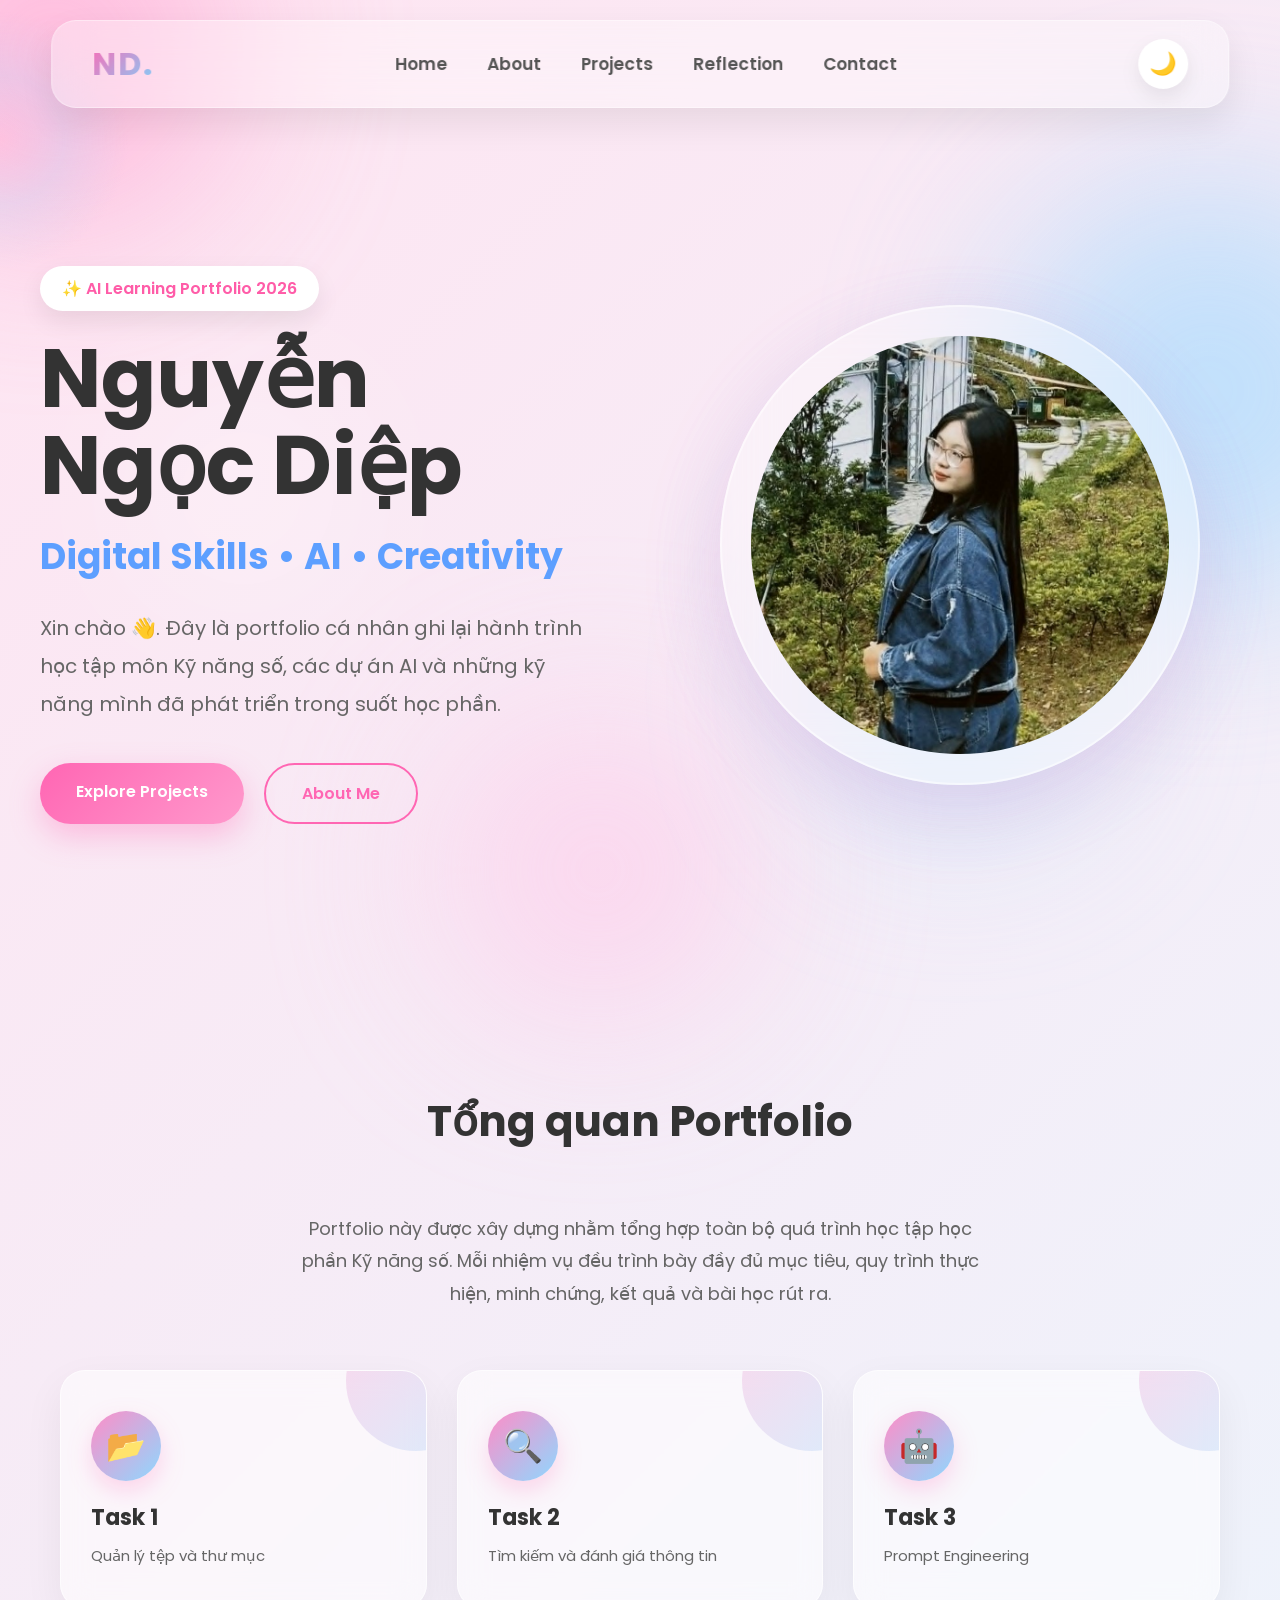
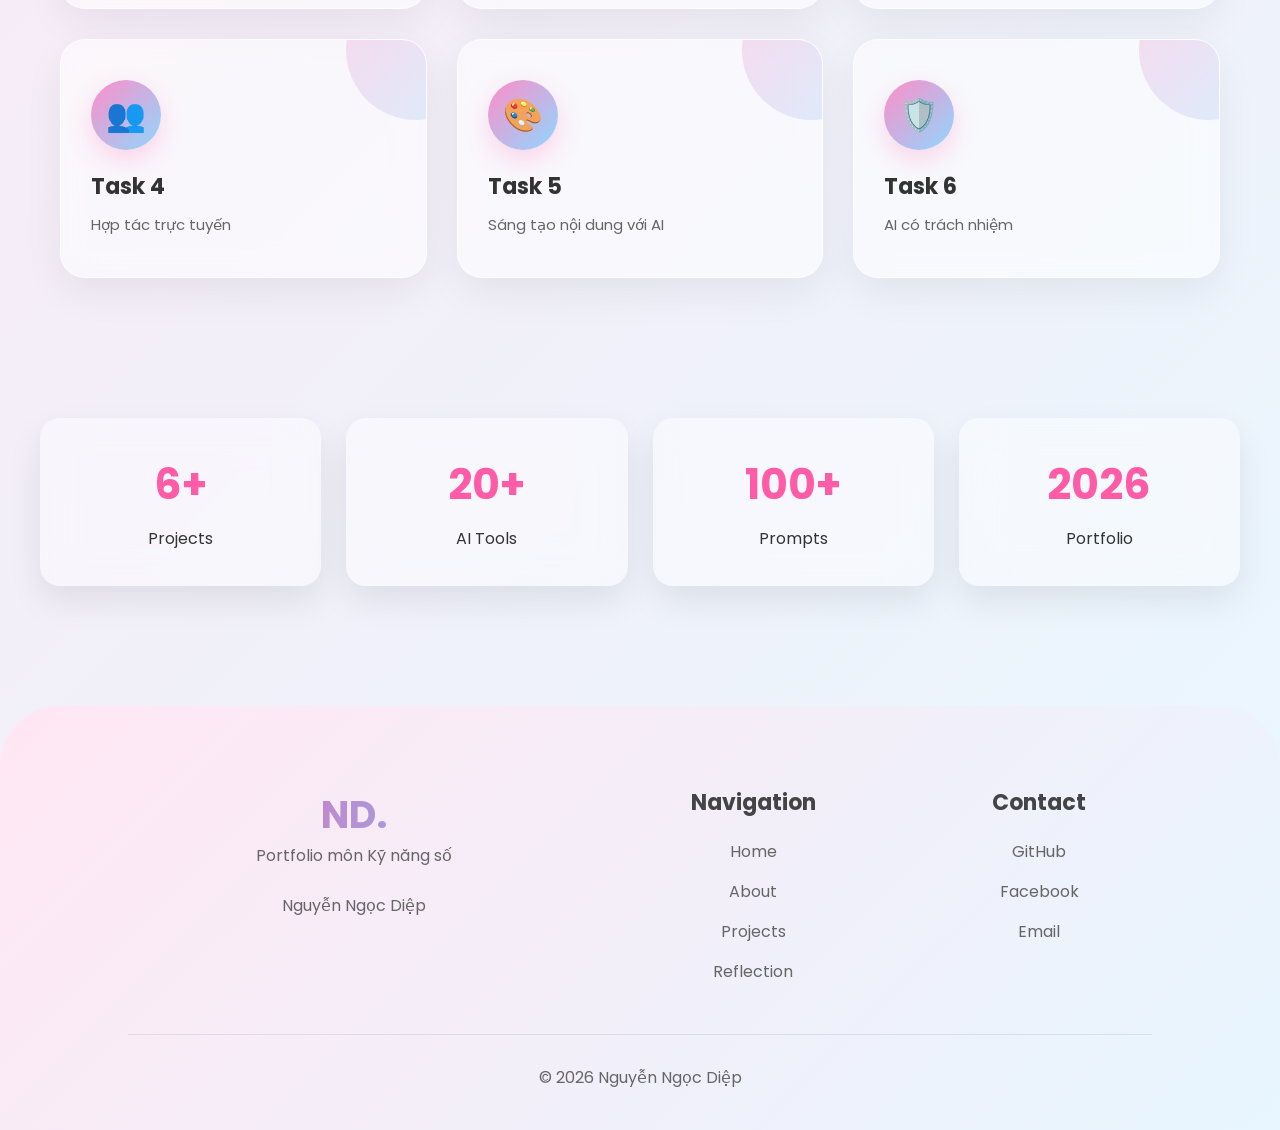
<file: index.html>
<!DOCTYPE html>
<html lang="vi">

<head>

<meta charset="UTF-8">

<meta name="viewport"
content="width=device-width, initial-scale=1.0">

<title>AI Learning Portfolio</title>

<link rel="stylesheet" href="css/style.css">

<link rel="stylesheet" href="css/responsive.css">

<link href="https://fonts.googleapis.com/css2?family=Poppins:wght@300;400;500;600;700&display=swap" rel="stylesheet">

<link rel="stylesheet"
href="https://cdnjs.cloudflare.com/ajax/libs/font-awesome/6.5.2/css/all.min.css">

</head>

<button id="backToTop">
    ↑
</button>

<div class="cursor-glow"></div>
<body>
<div id="loader">

    <div class="loader-logo">

        ND

    </div>

    <h2>Loading Portfolio...</h2>

</div>
<div class="blob blob1"></div>
<div class="blob blob2"></div>
<div class="blob blob3"></div>
<div class="blob blob4"></div>
<div class="blob blob5"></div>

<nav>

    <div class="logo">
        ND.
    </div>

    <ul class="nav-menu">

        <li>
            <a href="index.html">
                Home
            </a>
        </li>

        <li>
            <a href="about.html">
                About
            </a>
        </li>

        <li class="dropdown">

            <a href="projects.html">
                Projects
            </a>

        </li>

        <li>

            <a href="reflection.html">
                Reflection
            </a>

        </li>

        <li>

            <a href="contact.html">
                Contact
            </a>

        </li>

    </ul>

<button class="hamburger" id="hamburger" aria-label="Toggle menu" aria-expanded="false">
<span></span>
<span></span>
<span></span>
</button>

<button id="themeToggle">
🌙
</button>

</nav>

<section class="hero">

    <div class="hero-left">

        <span class="hero-tag">
            ✨ AI Learning Portfolio 2026
        </span>

        <h1>
            Nguyễn Ngọc Diệp
        </h1>

        <h2>
            Digital Skills • AI • Creativity
        </h2>

        <p class="description">

            Xin chào 👋. Đây là portfolio cá nhân ghi lại hành trình học tập môn Kỹ năng số, các dự án AI và những kỹ năng mình đã phát triển trong suốt học phần.

        </p>

        <div class="hero-button">

            <a href="projects.html" class="btn">
                Explore Projects
            </a>

            <a href="#about" class="btn2">
                About Me
            </a>

        </div>

    </div>

    <div class="hero-right">

        <div class="glass-circle">

            <img src="assets/images/avatar.png" alt="Avatar">

        </div>

    </div>

</section>
<section class="overview reveal">

<h2 class="section-title">
Tổng quan Portfolio
</h2>

<p class="section-description">

Portfolio này được xây dựng nhằm tổng hợp toàn bộ quá trình học tập học phần Kỹ năng số. Mỗi nhiệm vụ đều trình bày đầy đủ mục tiêu, quy trình thực hiện, minh chứng, kết quả và bài học rút ra.

</p>

<div class="overview-grid">

<div class="overview-card">

<h2>📂</h2>

<h3>Task 1</h3>

<p>Quản lý tệp và thư mục</p>

</div>

<div class="overview-card">

<h2>🔍</h2>

<h3>Task 2</h3>

<p>Tìm kiếm và đánh giá thông tin</p>

</div>

<div class="overview-card">

<h2>🤖</h2>

<h3>Task 3</h3>

<p>Prompt Engineering</p>

</div>

<div class="overview-card">

<h2>👥</h2>

<h3>Task 4</h3>

<p>Hợp tác trực tuyến</p>

</div>

<div class="overview-card">

<h2>🎨</h2>

<h3>Task 5</h3>

<p>Sáng tạo nội dung với AI</p>

</div>

<div class="overview-card">

<h2>🛡️</h2>

<h3>Task 6</h3>

<p>AI có trách nhiệm</p>

</div>

</div>

</section>
<section class="stats">

    <div class="stat">
        <h2>6+</h2>
        <p>Projects</p>
    </div>

    <div class="stat">
        <h2>20+</h2>
        <p>AI Tools</p>
    </div>

    <div class="stat">
        <h2>100+</h2>
        <p>Prompts</p>
    </div>

    <div class="stat">
        <h2>2026</h2>
        <p>Portfolio</p>
    </div>

</section>


<footer>

<div class="footer-container">

<div>

<div class="footer-logo">

ND.

</div>

<p>

Portfolio môn Kỹ năng số

<br><br>

Nguyễn Ngọc Diệp

</p>

</div>

<div>

<h3 class="footer-title">

Navigation

</h3>

<div class="footer-links">

<a href="index.html">Home</a>

<a href="about.html">About</a>

<a href="projects.html">Projects</a>

<a href="reflection.html">Reflection</a>

</div>

</div>

<div>

<h3 class="footer-title">

Contact

</h3>

<div class="footer-links">

<a href="#">GitHub</a>

<a href="#">Facebook</a>

<a href="#">Email</a>

</div>

</div>

</div>

<div class="footer-bottom">

© 2026 Nguyễn Ngọc Diệp

</div>

</footer>

<button id="topBtn">

↑

</button>

<div class="lightbox">

<img>

</div>
<script src="js/script.js"></script>
</body>


</html>
</file>
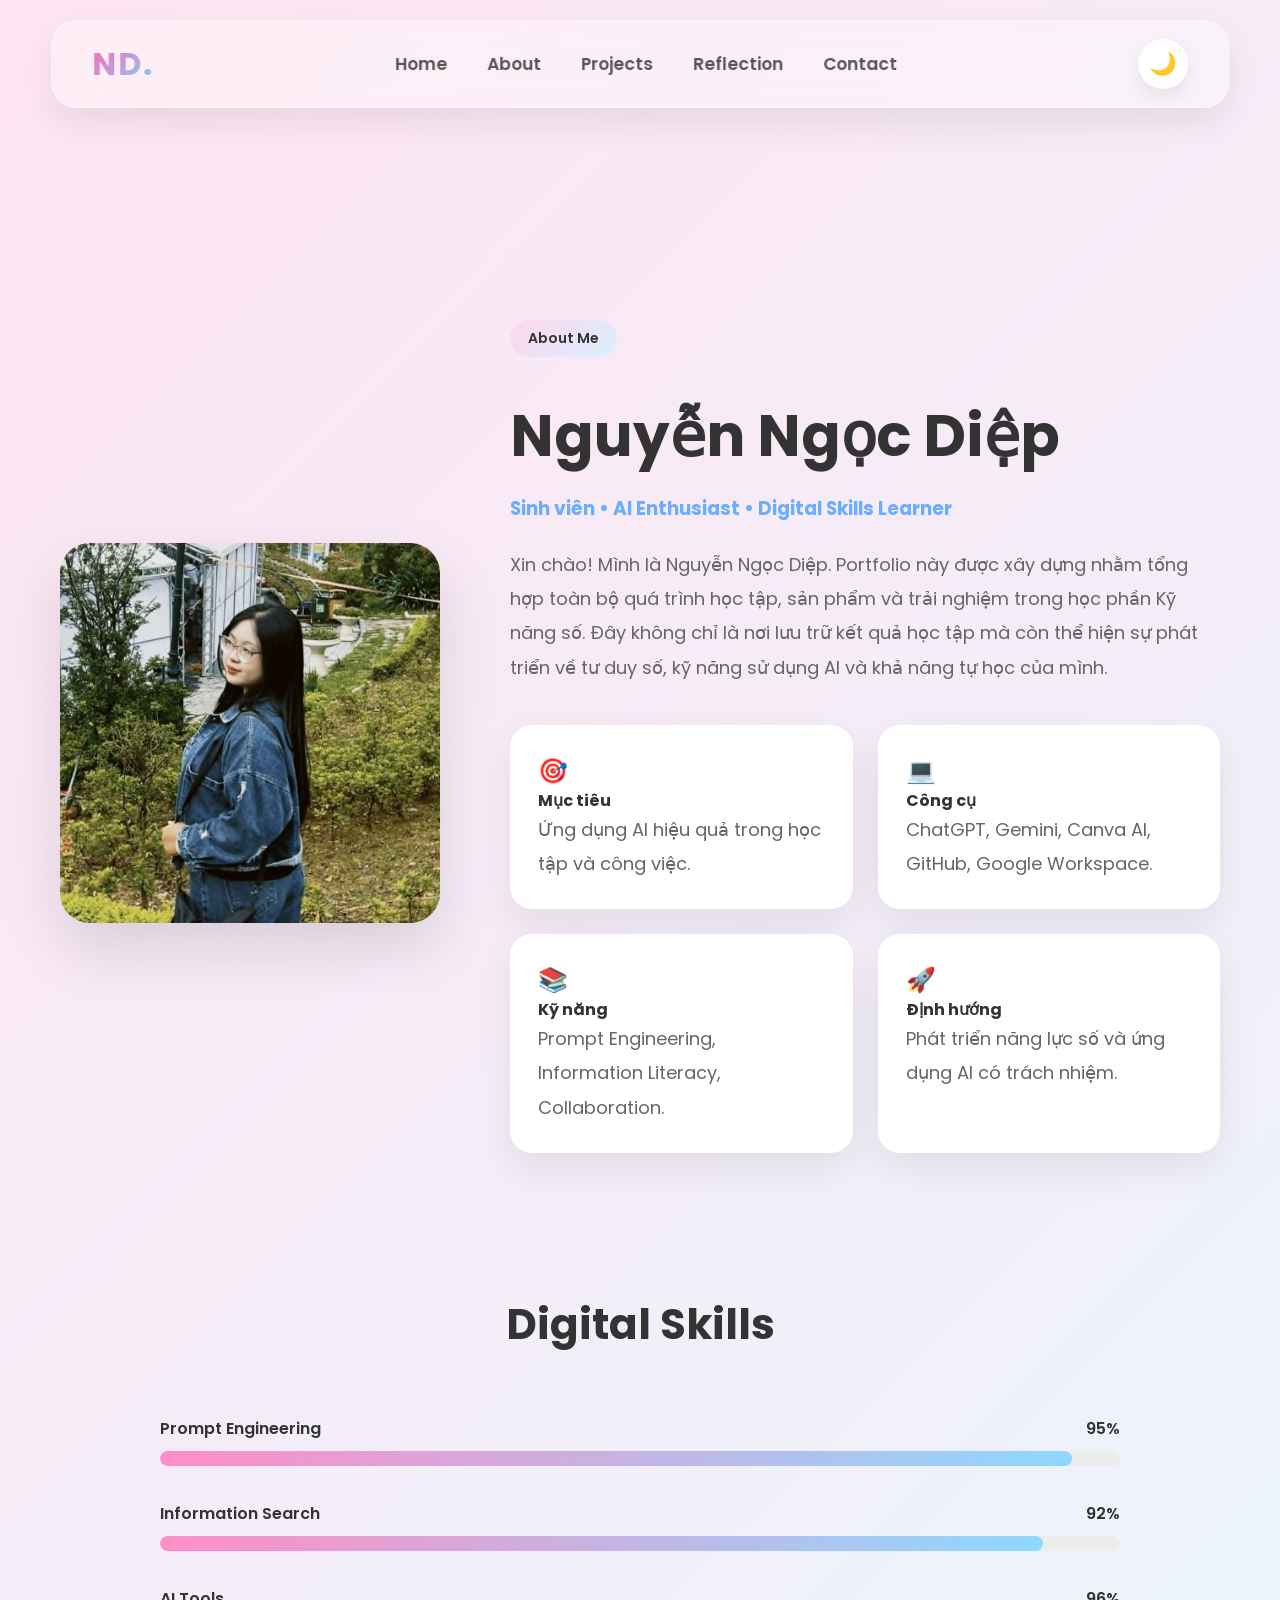
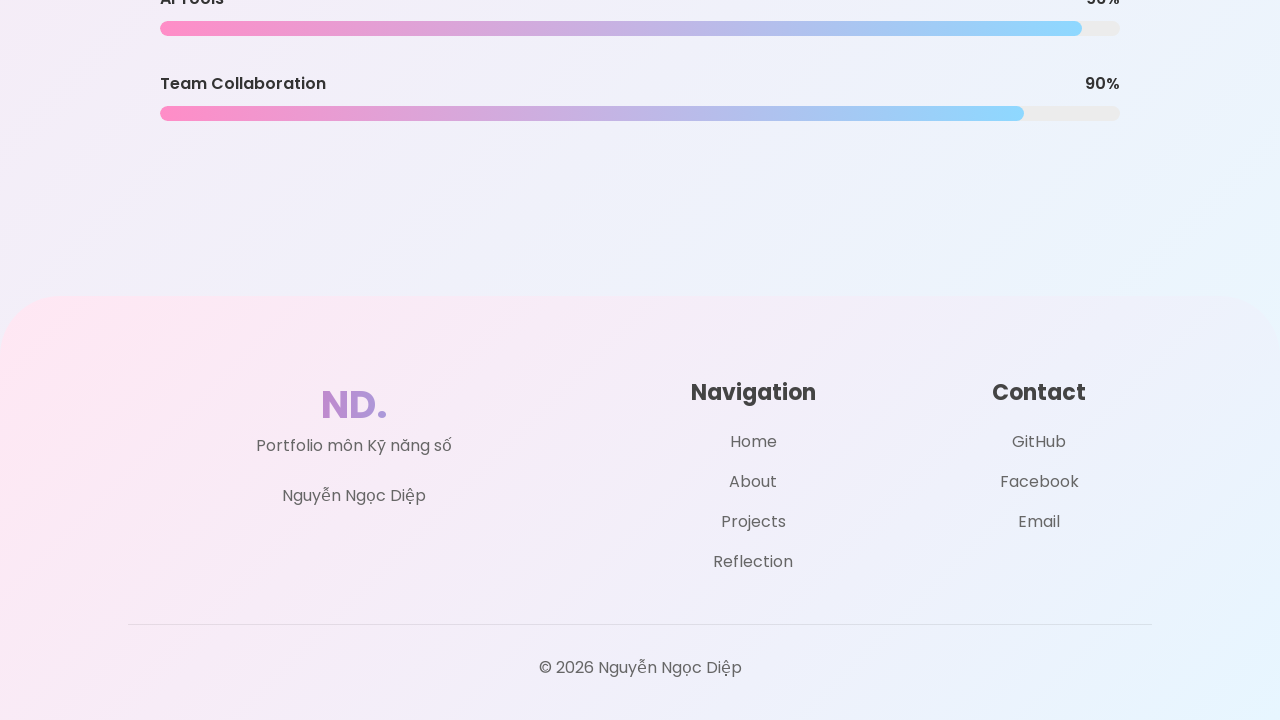
<file: about.html>
<!DOCTYPE html>
<html lang="vi">

<head>

<meta charset="UTF-8">
<meta name="viewport" content="width=device-width, initial-scale=1.0">

<title>About | Nguyễn Ngọc Diệp</title>

<link rel="stylesheet" href="css/style.css">
<link rel="stylesheet" href="css/responsive.css">

</head>

<body>

<nav>
<div class="logo">ND.</div>

<ul class="nav-menu">
    <li><a href="index.html">Home</a></li>
    <li><a href="about.html" class="active">About</a></li>
    <li><a href="projects.html">Projects</a></li>
    <li><a href="reflection.html">Reflection</a></li>
    <li><a href="contact.html">Contact</a></li>
</ul>

<button class="hamburger" id="hamburger" aria-label="Toggle menu" aria-expanded="false">
<span></span>
<span></span>
<span></span>
</button>

<button id="themeToggle">🌙</button>

</nav>

<section class="about-page reveal">

<div class="about-left">

<img src="assets/images/avatar.png" alt="Nguyễn Ngọc Diệp">

</div>

<div class="about-right">

<span class="tag">About Me</span>

<h1>Nguyễn Ngọc Diệp</h1>

<h3>Sinh viên • AI Enthusiast • Digital Skills Learner</h3>

<p>
Xin chào! Mình là Nguyễn Ngọc Diệp. Portfolio này được xây dựng nhằm tổng hợp toàn bộ quá trình học tập, sản phẩm và trải nghiệm trong học phần Kỹ năng số. Đây không chỉ là nơi lưu trữ kết quả học tập mà còn thể hiện sự phát triển về tư duy số, kỹ năng sử dụng AI và khả năng tự học của mình.
</p>

<div class="about-info">

<div class="info-card">
<h2>🎯</h2>
<h4>Mục tiêu</h4>
<p>Ứng dụng AI hiệu quả trong học tập và công việc.</p>
</div>

<div class="info-card">
<h2>💻</h2>
<h4>Công cụ</h4>
<p>ChatGPT, Gemini, Canva AI, GitHub, Google Workspace.</p>
</div>

<div class="info-card">
<h2>📚</h2>
<h4>Kỹ năng</h4>
<p>Prompt Engineering, Information Literacy, Collaboration.</p>
</div>

<div class="info-card">
<h2>🚀</h2>
<h4>Định hướng</h4>
<p>Phát triển năng lực số và ứng dụng AI có trách nhiệm.</p>
</div>

</div>

</div>

</section>

<section class="skills reveal">

<h2 class="section-title">Digital Skills</h2>

<div class="skill">

<div class="skill-name">
<span>Prompt Engineering</span>
<span>95%</span>
</div>

<div class="progress">
<div class="progress-bar" style="width:95%"></div>
</div>

</div>

<div class="skill">

<div class="skill-name">
<span>Information Search</span>
<span>92%</span>
</div>

<div class="progress">
<div class="progress-bar" style="width:92%"></div>
</div>

</div>

<div class="skill">

<div class="skill-name">
<span>AI Tools</span>
<span>96%</span>
</div>

<div class="progress">
<div class="progress-bar" style="width:96%"></div>
</div>

</div>

<div class="skill">

<div class="skill-name">
<span>Team Collaboration</span>
<span>90%</span>
</div>

<div class="progress">
<div class="progress-bar" style="width:90%"></div>
</div>

</div>

</section>

<footer>

<div class="footer-container">

<div>

<div class="footer-logo">

ND.

</div>

<p>

Portfolio môn Kỹ năng số

<br><br>

Nguyễn Ngọc Diệp

</p>

</div>

<div>

<h3 class="footer-title">

Navigation

</h3>

<div class="footer-links">

<a href="index.html">Home</a>

<a href="about.html">About</a>

<a href="projects.html">Projects</a>

<a href="reflection.html">Reflection</a>

</div>

</div>

<div>

<h3 class="footer-title">

Contact

</h3>

<div class="footer-links">

<a href="#">GitHub</a>

<a href="#">Facebook</a>

<a href="#">Email</a>

</div>

</div>

</div>

<div class="footer-bottom">

© 2026 Nguyễn Ngọc Diệp

</div>

</footer>

<button id="topBtn">

↑

</button>

<div class="lightbox">

<img>

</div>
<script src="js/script.js"></script>
</body>

</html>
</file>
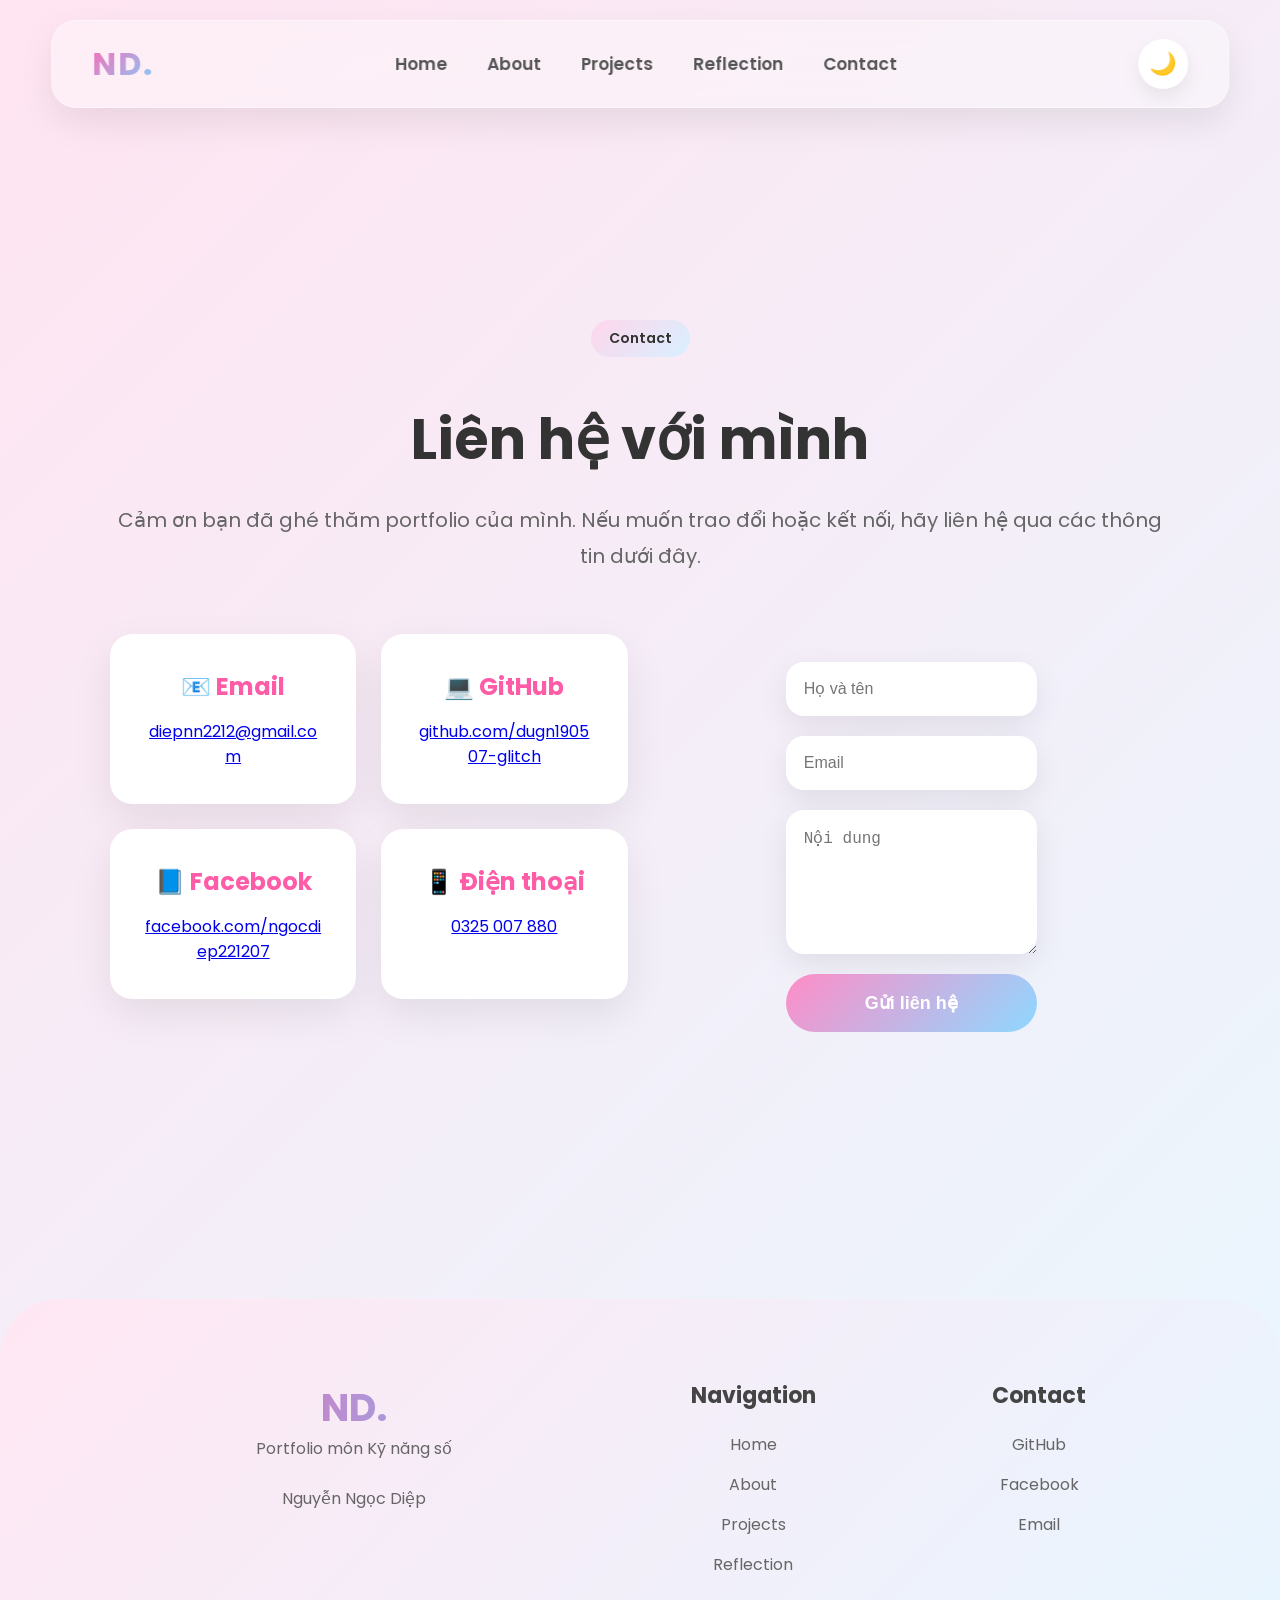
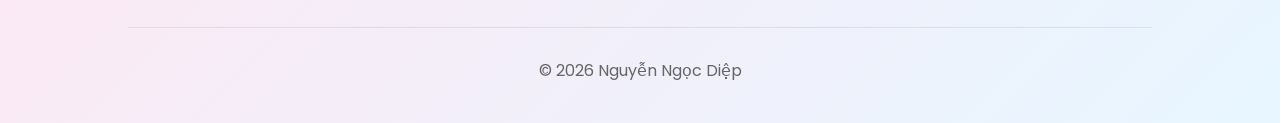
<file: contact.html>
<!DOCTYPE html>
<html lang="vi">

<head>

<meta charset="UTF-8">
<meta name="viewport" content="width=device-width, initial-scale=1.0">

<title>Contact | Nguyễn Ngọc Diệp</title>

<link rel="stylesheet" href="css/style.css">
<link rel="stylesheet" href="css/responsive.css">

</head>

<body>

<nav>

<div class="logo">ND.</div>

<ul class="nav-menu">

<li><a href="index.html">Home</a></li>
<li><a href="about.html">About</a></li>
<li><a href="projects.html">Projects</a></li>
<li><a href="reflection.html">Reflection</a></li>
<li><a href="contact.html" class="active">Contact</a></li>

</ul>

<button class="hamburger" id="hamburger" aria-label="Toggle menu" aria-expanded="false">
<span></span>
<span></span>
<span></span>
</button>

<button id="themeToggle">🌙</button>

</nav>

<section class="contact-page reveal">

<div class="tag">Contact</div>

<h1>Liên hệ với mình</h1>

<p class="contact-intro">

Cảm ơn bạn đã ghé thăm portfolio của mình. Nếu muốn trao đổi hoặc kết nối, hãy liên hệ qua các thông tin dưới đây.

</p>

<div class="contact-grid">

<div class="contact-grid">

<div class="contact-card">
<h2>📧 Email</h2>
<p><a href="mailto:diepnn2212@gmail.com">diepnn2212@gmail.com</a></p>
</div>

<div class="contact-card">
<h2>💻 GitHub</h2>
<p><a href="https://github.com/dugn190507-glitch" target="_blank" rel="noopener">github.com/dugn190507-glitch</a></p>
</div>

<div class="contact-card">
<h2>📘 Facebook</h2>
<p><a href="https://www.facebook.com/ngocdiep221207" target="_blank" rel="noopener">facebook.com/ngocdiep221207</a></p>
</div>

<div class="contact-card">
<h2>📱 Điện thoại</h2>
<p><a href="tel:0325007880">0325 007 880</a></p>
</div>

</div>

<form class="contact-form">

<input type="text" placeholder="Họ và tên">

<input type="email" placeholder="Email">

<textarea rows="6" placeholder="Nội dung"></textarea>

<button type="submit">Gửi liên hệ</button>

</form>

</section>


<footer>

<div class="footer-container">

<div>

<div class="footer-logo">

ND.

</div>

<p>

Portfolio môn Kỹ năng số

<br><br>

Nguyễn Ngọc Diệp

</p>

</div>

<div>

<h3 class="footer-title">

Navigation

</h3>

<div class="footer-links">

<a href="index.html">Home</a>

<a href="about.html">About</a>

<a href="projects.html">Projects</a>

<a href="reflection.html">Reflection</a>

</div>

</div>

<div>

<h3 class="footer-title">

Contact

</h3>

<div class="footer-links">

<a href="#">GitHub</a>

<a href="#">Facebook</a>

<a href="#">Email</a>

</div>

</div>

</div>

<div class="footer-bottom">

© 2026 Nguyễn Ngọc Diệp

</div>

</footer>

<button id="topBtn">

↑

</button>

<div class="lightbox">

<img>

</div>
<script src="js/script.js"></script>
</body>

</html>
</file>
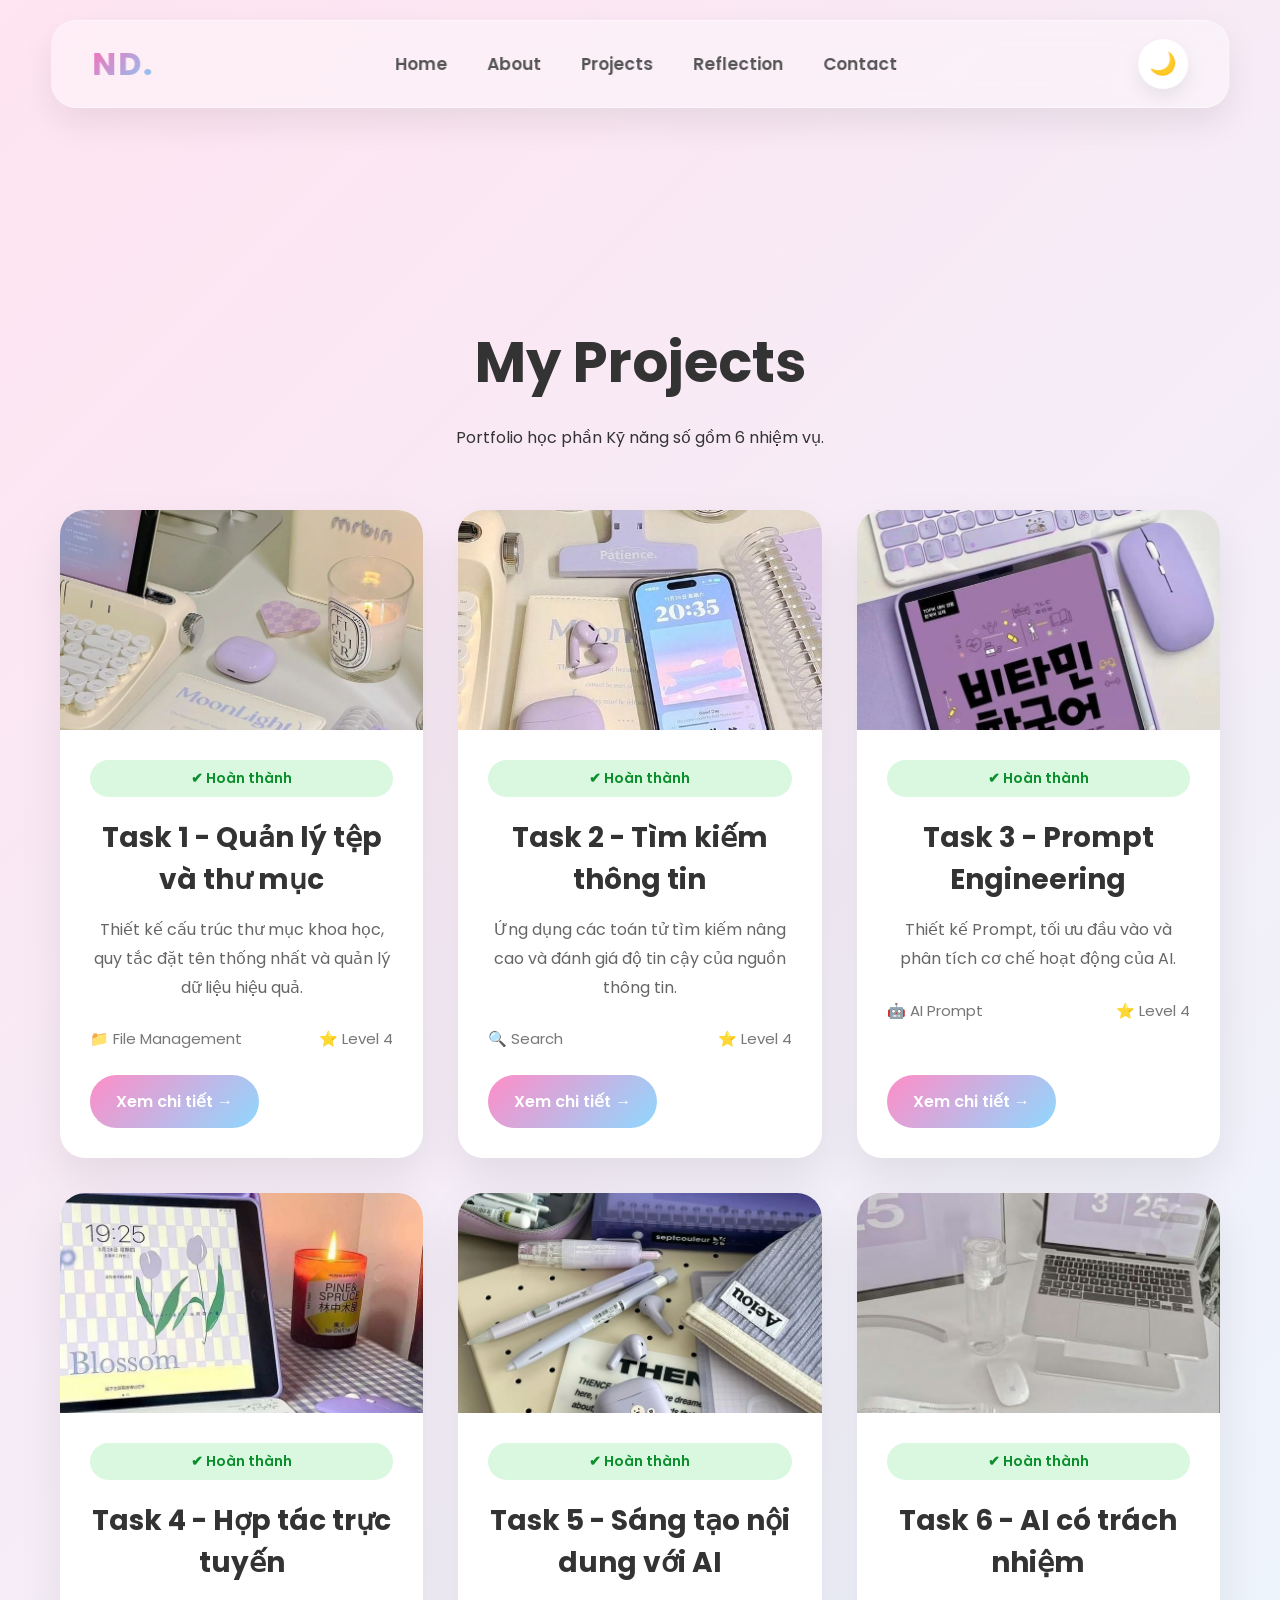
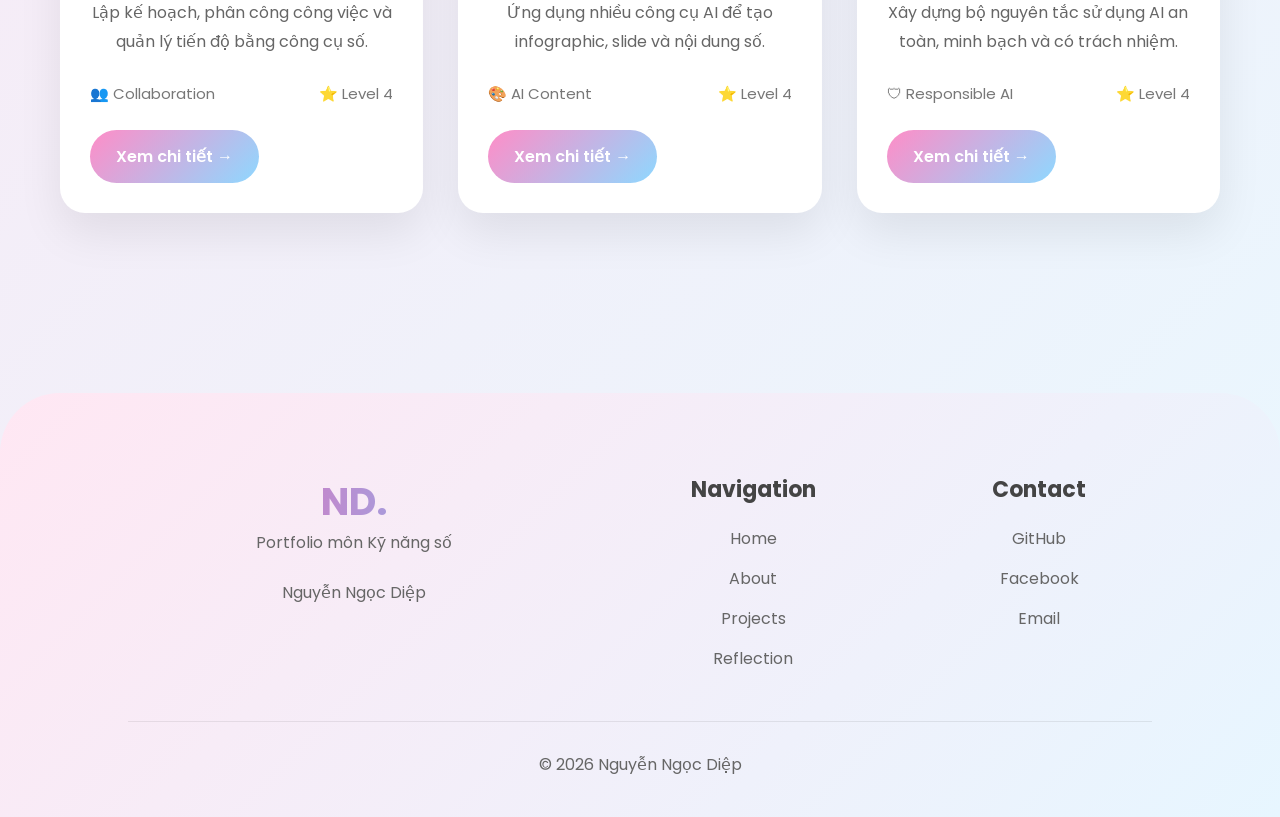
<file: projects.html>
<!DOCTYPE html>
<html lang="vi">

<head>

<meta charset="UTF-8">
<meta name="viewport" content="width=device-width, initial-scale=1.0">

<title>Projects | Nguyễn Ngọc Diệp</title>

<link rel="stylesheet" href="css/style.css">
<link rel="stylesheet" href="css/responsive.css">

</head>

<body>

<nav>

<div class="logo">ND.</div>

<ul class="nav-menu">
<li><a href="index.html">Home</a></li>
<li><a href="about.html">About</a></li>
<li><a href="projects.html" class="active">Projects</a></li>
<li><a href="reflection.html">Reflection</a></li>
<li><a href="contact.html">Contact</a></li>
</ul>

<button class="hamburger" id="hamburger" aria-label="Toggle menu" aria-expanded="false">
<span></span>
<span></span>
<span></span>
</button>

<button id="themeToggle">🌙</button>

</nav>

<section class="projects-page">

<h1>My Projects</h1>

<p>
Portfolio học phần Kỹ năng số gồm 6 nhiệm vụ.
</p>

<div class="project-grid">

<div class="project-card">

<img src="assets/images/task1.jpg" alt="Task 1">

<div class="project-content">

<span class="status completed">✔ Hoàn thành</span>

<h2>Task 1 - Quản lý tệp và thư mục</h2>

<p>
Thiết kế cấu trúc thư mục khoa học, quy tắc đặt tên thống nhất và quản lý dữ liệu hiệu quả.
</p>

<div class="project-info">

<span>📁 File Management</span>

<span>⭐ Level 4</span>

</div>

<a href="tasks/task1.html" class="btn-project">
Xem chi tiết →
</a>

</div>

</div>

<div class="project-card">

<img src="assets/images/task2.jpg" alt="Task 2">

<div class="project-content">

<span class="status completed">✔ Hoàn thành</span>

<h2>Task 2 - Tìm kiếm thông tin</h2>

<p>
Ứng dụng các toán tử tìm kiếm nâng cao và đánh giá độ tin cậy của nguồn thông tin.
</p>

<div class="project-info">

<span>🔍 Search</span>

<span>⭐ Level 4</span>

</div>

<a href="tasks/task2.html" class="btn-project">
Xem chi tiết →
</a>

</div>

</div>

<div class="project-card">

<img src="assets/images/task3.jpg" alt="Task 3">

<div class="project-content">

<span class="status completed">✔ Hoàn thành</span>

<h2>Task 3 - Prompt Engineering</h2>

<p>
Thiết kế Prompt, tối ưu đầu vào và phân tích cơ chế hoạt động của AI.
</p>

<div class="project-info">

<span>🤖 AI Prompt</span>

<span>⭐ Level 4</span>

</div>

<a href="tasks/task3.html" class="btn-project">
Xem chi tiết →
</a>

</div>

</div>

<div class="project-card">

<img src="assets/images/task4.jpg" alt="Task 4">

<div class="project-content">

<span class="status completed">✔ Hoàn thành</span>

<h2>Task 4 - Hợp tác trực tuyến</h2>

<p>
Lập kế hoạch, phân công công việc và quản lý tiến độ bằng công cụ số.
</p>

<div class="project-info">

<span>👥 Collaboration</span>

<span>⭐ Level 4</span>

</div>

<a href="tasks/task4.html" class="btn-project">
Xem chi tiết →
</a>

</div>

</div>

<div class="project-card">

<img src="assets/images/task5.jpg" alt="Task 5">

<div class="project-content">

<span class="status completed">✔ Hoàn thành</span>

<h2>Task 5 - Sáng tạo nội dung với AI</h2>

<p>
Ứng dụng nhiều công cụ AI để tạo infographic, slide và nội dung số.
</p>

<div class="project-info">

<span>🎨 AI Content</span>

<span>⭐ Level 4</span>

</div>

<a href="tasks/task5.html" class="btn-project">
Xem chi tiết →
</a>

</div>

</div>

<div class="project-card">

<img src="assets/images/task6.jpg" alt="Task 6">

<div class="project-content">

<span class="status completed">✔ Hoàn thành</span>

<h2>Task 6 - AI có trách nhiệm</h2>

<p>
Xây dựng bộ nguyên tắc sử dụng AI an toàn, minh bạch và có trách nhiệm.
</p>

<div class="project-info">

<span>🛡 Responsible AI</span>

<span>⭐ Level 4</span>

</div>

<a href="tasks/task6.html" class="btn-project">
Xem chi tiết →
</a>

</div>

</div>

</div>

</section>


<footer>

<div class="footer-container">

<div>

<div class="footer-logo">

ND.

</div>

<p>

Portfolio môn Kỹ năng số

<br><br>

Nguyễn Ngọc Diệp

</p>

</div>

<div>

<h3 class="footer-title">

Navigation

</h3>

<div class="footer-links">

<a href="index.html">Home</a>

<a href="about.html">About</a>

<a href="projects.html">Projects</a>

<a href="reflection.html">Reflection</a>

</div>

</div>

<div>

<h3 class="footer-title">

Contact

</h3>

<div class="footer-links">

<a href="#">GitHub</a>

<a href="#">Facebook</a>

<a href="#">Email</a>

</div>

</div>

</div>

<div class="footer-bottom">

© 2026 Nguyễn Ngọc Diệp

</div>

</footer>

<button id="topBtn">

↑

</button>

<div class="lightbox">

<img>

</div>
<script src="js/script.js"></script>
</body>

</html>
</file>
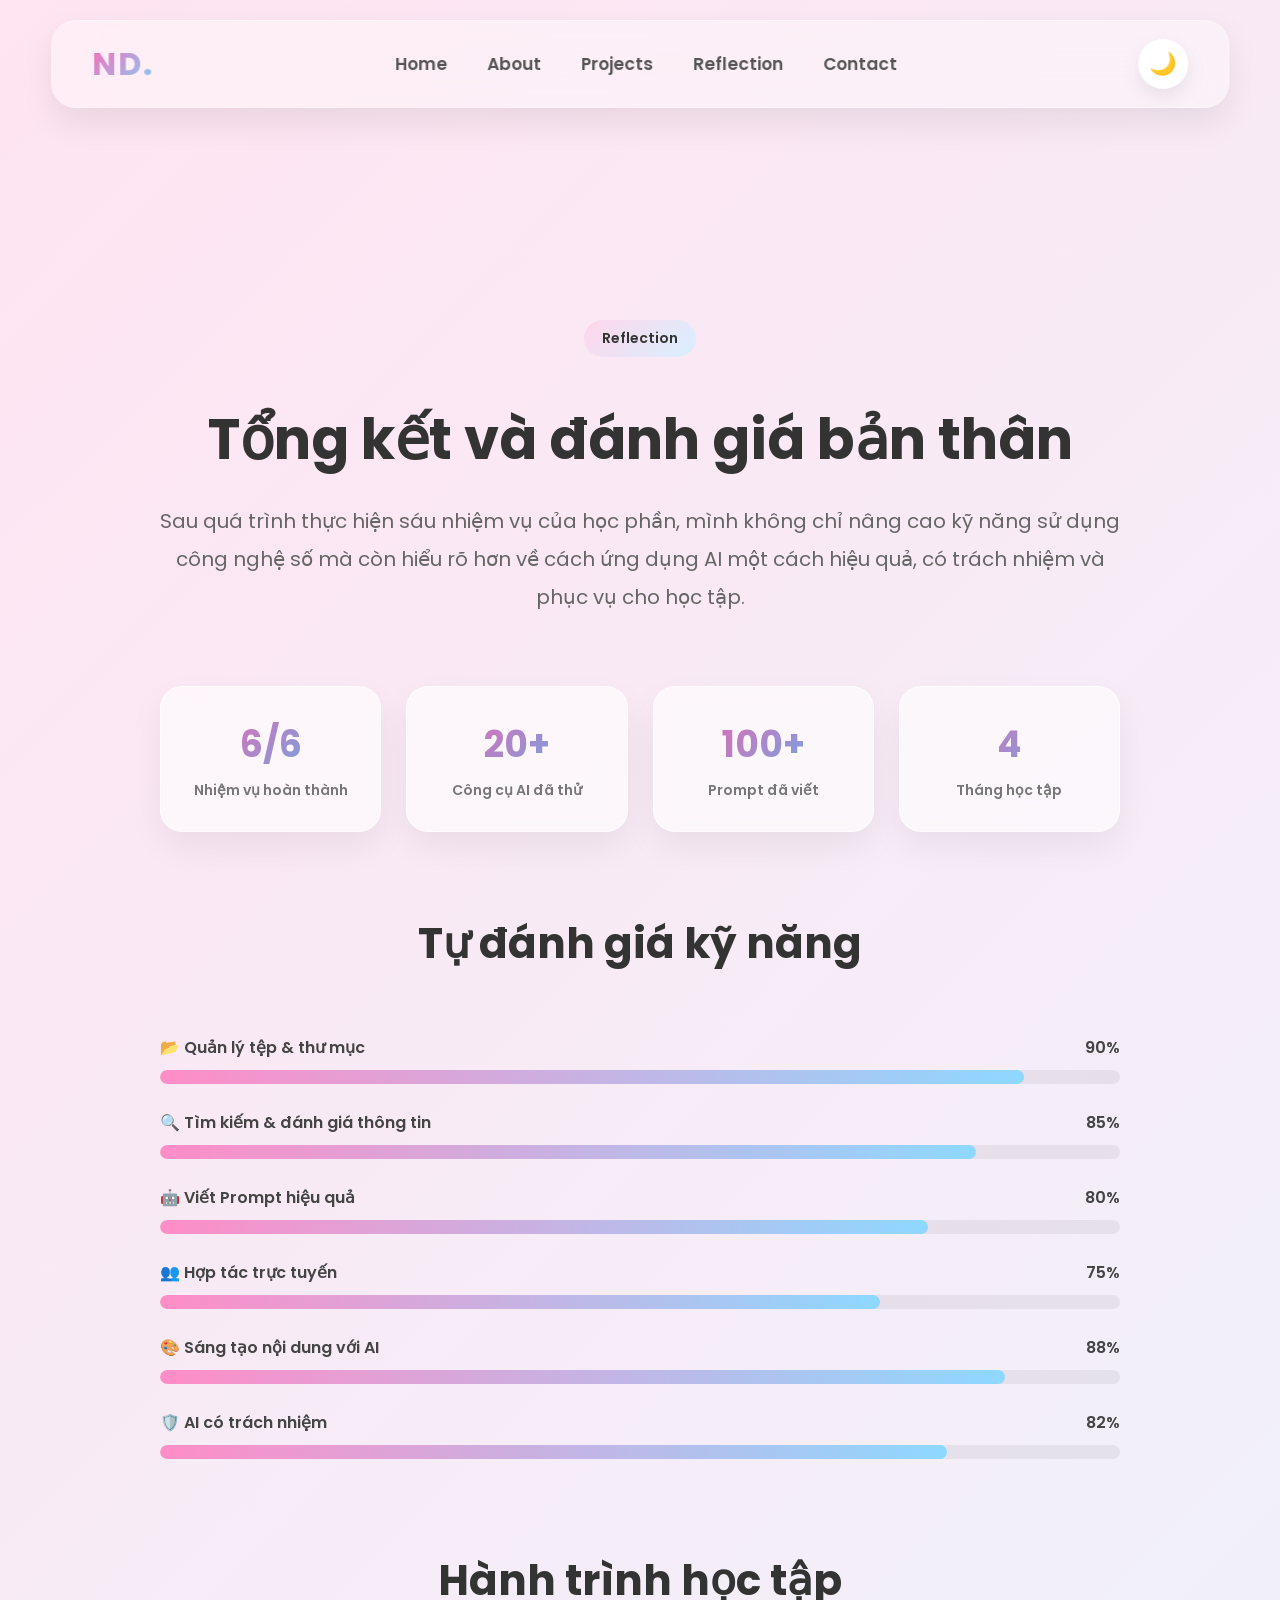
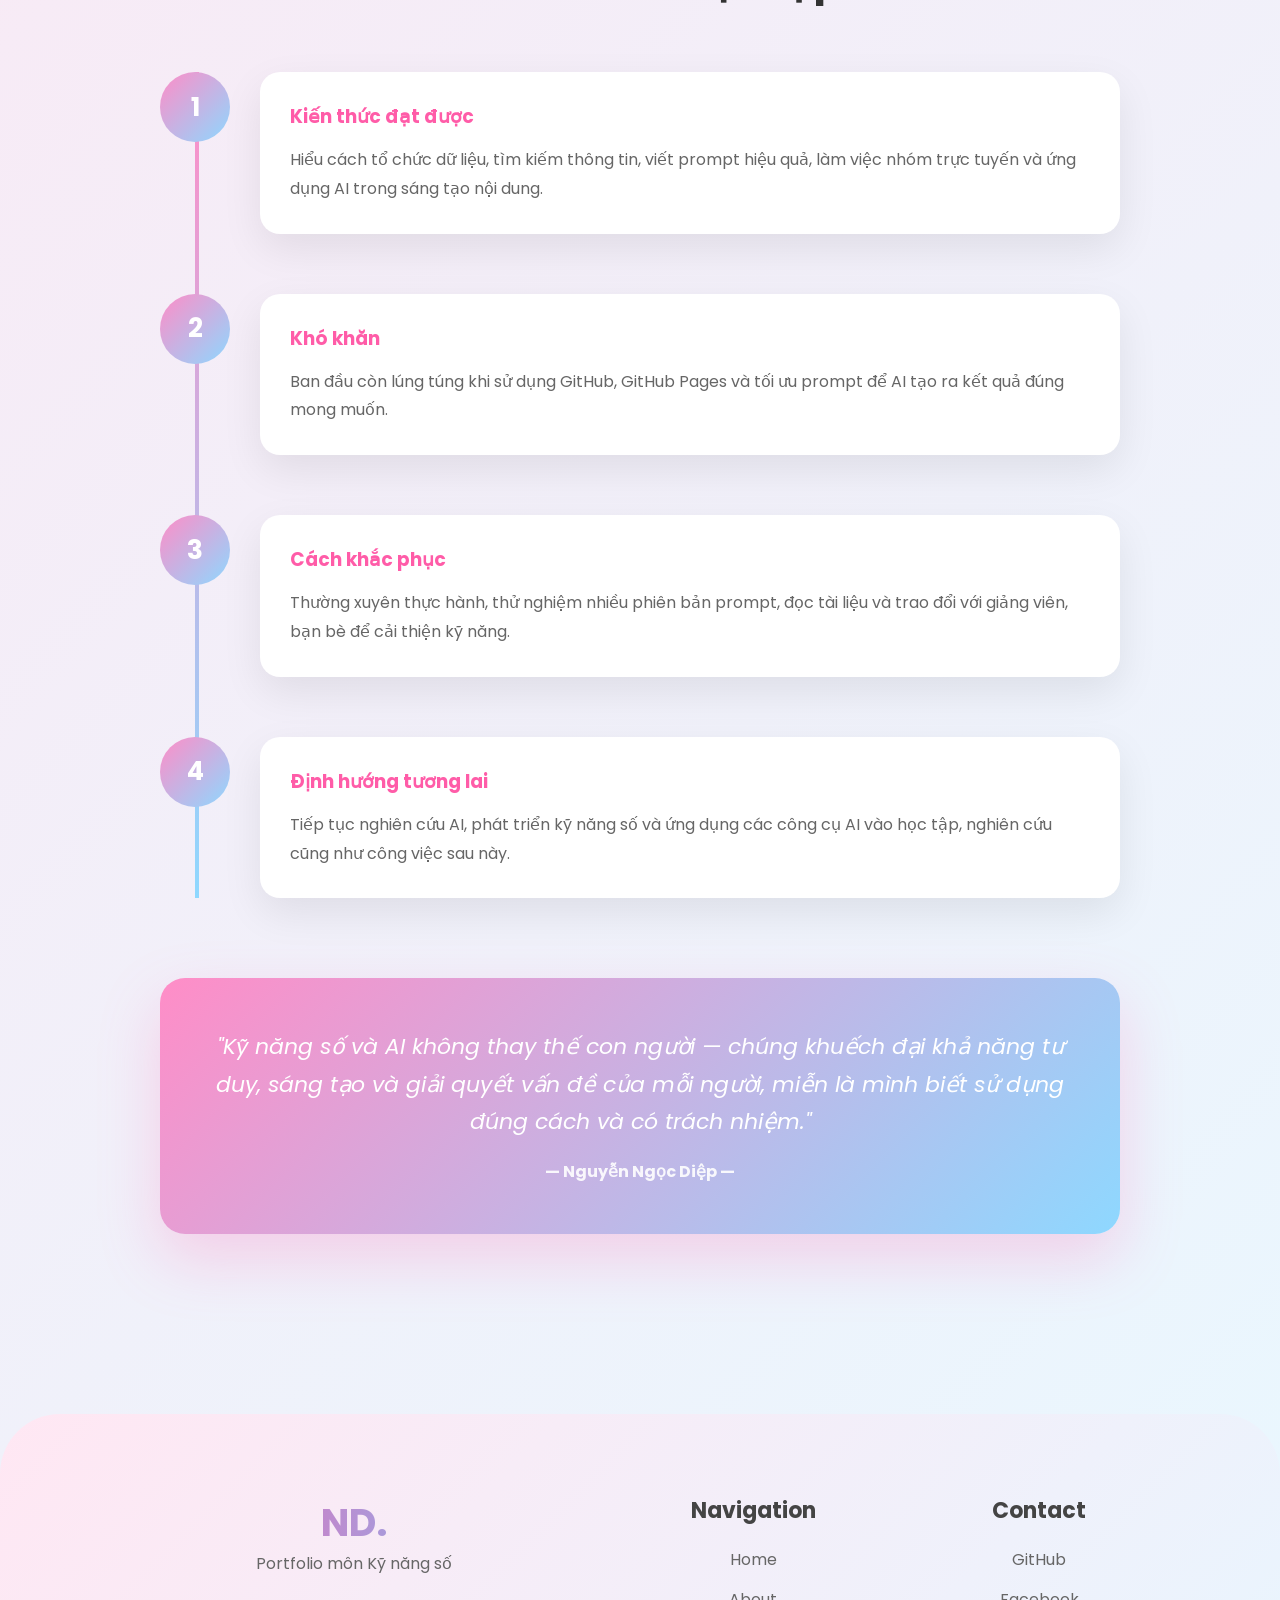
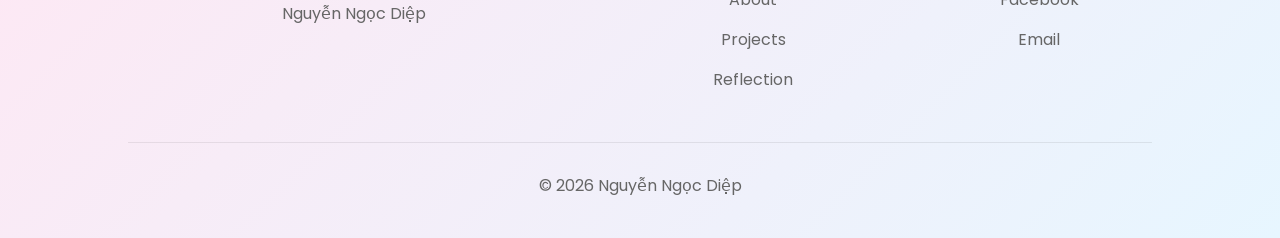
<file: reflection.html>
<!DOCTYPE html>
<html lang="vi">

<head>

<meta charset="UTF-8">
<meta name="viewport" content="width=device-width, initial-scale=1.0">

<title>Reflection | Nguyễn Ngọc Diệp</title>

<link rel="stylesheet" href="css/style.css">
<link rel="stylesheet" href="css/responsive.css">

</head>

<body>

<nav>

<div class="logo">ND.</div>

<ul class="nav-menu">

<li><a href="index.html">Home</a></li>
<li><a href="about.html">About</a></li>
<li><a href="projects.html">Projects</a></li>
<li><a href="reflection.html" class="active">Reflection</a></li>
<li><a href="contact.html">Contact</a></li>

</ul>

<button class="hamburger" id="hamburger" aria-label="Toggle menu" aria-expanded="false">
<span></span>
<span></span>
<span></span>
</button>

<button id="themeToggle">🌙</button>

</nav>

<section class="reflection-page reveal">

<div class="tag">Reflection</div>

<h1>Tổng kết và đánh giá bản thân</h1>

<p class="reflection-intro">

Sau quá trình thực hiện sáu nhiệm vụ của học phần, mình không chỉ nâng cao kỹ năng sử dụng công nghệ số mà còn hiểu rõ hơn về cách ứng dụng AI một cách hiệu quả, có trách nhiệm và phục vụ cho học tập.

</p>

<div class="reflect-stats">

<div class="reflect-stat">
<h2>6/6</h2>
<p>Nhiệm vụ hoàn thành</p>
</div>

<div class="reflect-stat">
<h2>20+</h2>
<p>Công cụ AI đã thử</p>
</div>

<div class="reflect-stat">
<h2>100+</h2>
<p>Prompt đã viết</p>
</div>

<div class="reflect-stat">
<h2>4</h2>
<p>Tháng học tập</p>
</div>

</div>

<div class="skills-section">

<h2 class="section-title">Tự đánh giá kỹ năng</h2>

<div class="skill-bar-item">
<div class="skill-bar-label"><span>📂 Quản lý tệp & thư mục</span><span>90%</span></div>
<div class="skill-bar-track"><div class="skill-bar-fill" style="width:90%"></div></div>
</div>

<div class="skill-bar-item">
<div class="skill-bar-label"><span>🔍 Tìm kiếm & đánh giá thông tin</span><span>85%</span></div>
<div class="skill-bar-track"><div class="skill-bar-fill" style="width:85%"></div></div>
</div>

<div class="skill-bar-item">
<div class="skill-bar-label"><span>🤖 Viết Prompt hiệu quả</span><span>80%</span></div>
<div class="skill-bar-track"><div class="skill-bar-fill" style="width:80%"></div></div>
</div>

<div class="skill-bar-item">
<div class="skill-bar-label"><span>👥 Hợp tác trực tuyến</span><span>75%</span></div>
<div class="skill-bar-track"><div class="skill-bar-fill" style="width:75%"></div></div>
</div>

<div class="skill-bar-item">
<div class="skill-bar-label"><span>🎨 Sáng tạo nội dung với AI</span><span>88%</span></div>
<div class="skill-bar-track"><div class="skill-bar-fill" style="width:88%"></div></div>
</div>

<div class="skill-bar-item">
<div class="skill-bar-label"><span>🛡️ AI có trách nhiệm</span><span>82%</span></div>
<div class="skill-bar-track"><div class="skill-bar-fill" style="width:82%"></div></div>
</div>

</div>

<h2 class="section-title">Hành trình học tập</h2>

<div class="timeline">

<div class="timeline-item">

<div class="circle">1</div>

<div class="timeline-content">

<h3>Kiến thức đạt được</h3>

<p>
Hiểu cách tổ chức dữ liệu, tìm kiếm thông tin, viết prompt hiệu quả, làm việc nhóm trực tuyến và ứng dụng AI trong sáng tạo nội dung.
</p>

</div>

</div>

<div class="timeline-item">

<div class="circle">2</div>

<div class="timeline-content">

<h3>Khó khăn</h3>

<p>
Ban đầu còn lúng túng khi sử dụng GitHub, GitHub Pages và tối ưu prompt để AI tạo ra kết quả đúng mong muốn.
</p>

</div>

</div>

<div class="timeline-item">

<div class="circle">3</div>

<div class="timeline-content">

<h3>Cách khắc phục</h3>

<p>
Thường xuyên thực hành, thử nghiệm nhiều phiên bản prompt, đọc tài liệu và trao đổi với giảng viên, bạn bè để cải thiện kỹ năng.
</p>

</div>

</div>

<div class="timeline-item">

<div class="circle">4</div>

<div class="timeline-content">

<h3>Định hướng tương lai</h3>

<p>
Tiếp tục nghiên cứu AI, phát triển kỹ năng số và ứng dụng các công cụ AI vào học tập, nghiên cứu cũng như công việc sau này.
</p>

</div>

</div>

</div>

<div class="reflect-quote">

<p>"Kỹ năng số và AI không thay thế con người — chúng khuếch đại khả năng tư duy, sáng tạo và giải quyết vấn đề của mỗi người, miễn là mình biết sử dụng đúng cách và có trách nhiệm."</p>

<span>— Nguyễn Ngọc Diệp —</span>

</div>

</section>

<footer>

<div class="footer-container">

<div>

<div class="footer-logo">

ND.

</div>

<p>

Portfolio môn Kỹ năng số

<br><br>

Nguyễn Ngọc Diệp

</p>

</div>

<div>

<h3 class="footer-title">

Navigation

</h3>

<div class="footer-links">

<a href="index.html">Home</a>

<a href="about.html">About</a>

<a href="projects.html">Projects</a>

<a href="reflection.html">Reflection</a>

</div>

</div>

<div>

<h3 class="footer-title">

Contact

</h3>

<div class="footer-links">

<a href="https://github.com/dugn190507-glitch" target="_blank" rel="noopener">GitHub</a>

<a href="https://www.facebook.com/ngocdiep221207" target="_blank" rel="noopener">Facebook</a>

<a href="mailto:diepnn2212@gmail.com">Email</a>

</div>

</div>

</div>

<div class="footer-bottom">

© 2026 Nguyễn Ngọc Diệp

</div>

</footer>

<button id="topBtn">

↑

</button>

<div class="lightbox">

<img>

</div>
<script src="js/script.js"></script>
</body>

</html>
</file>
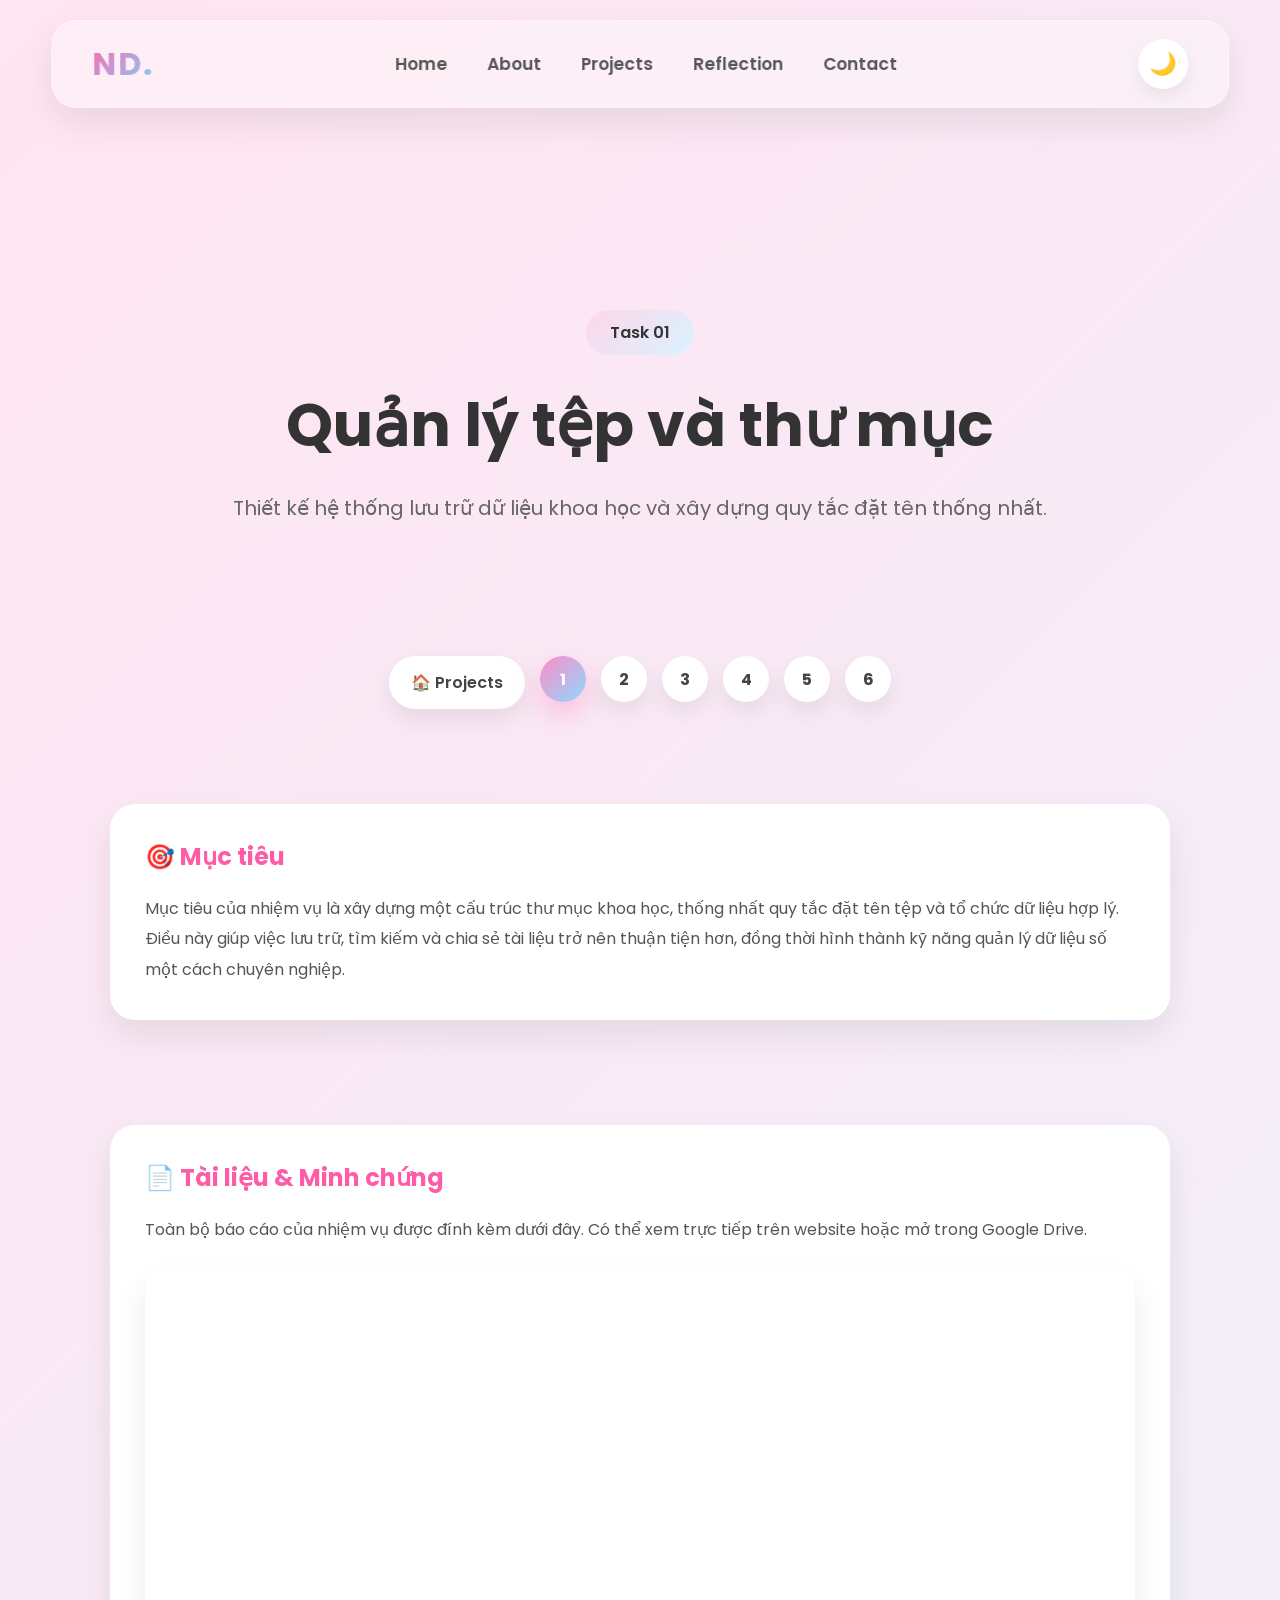
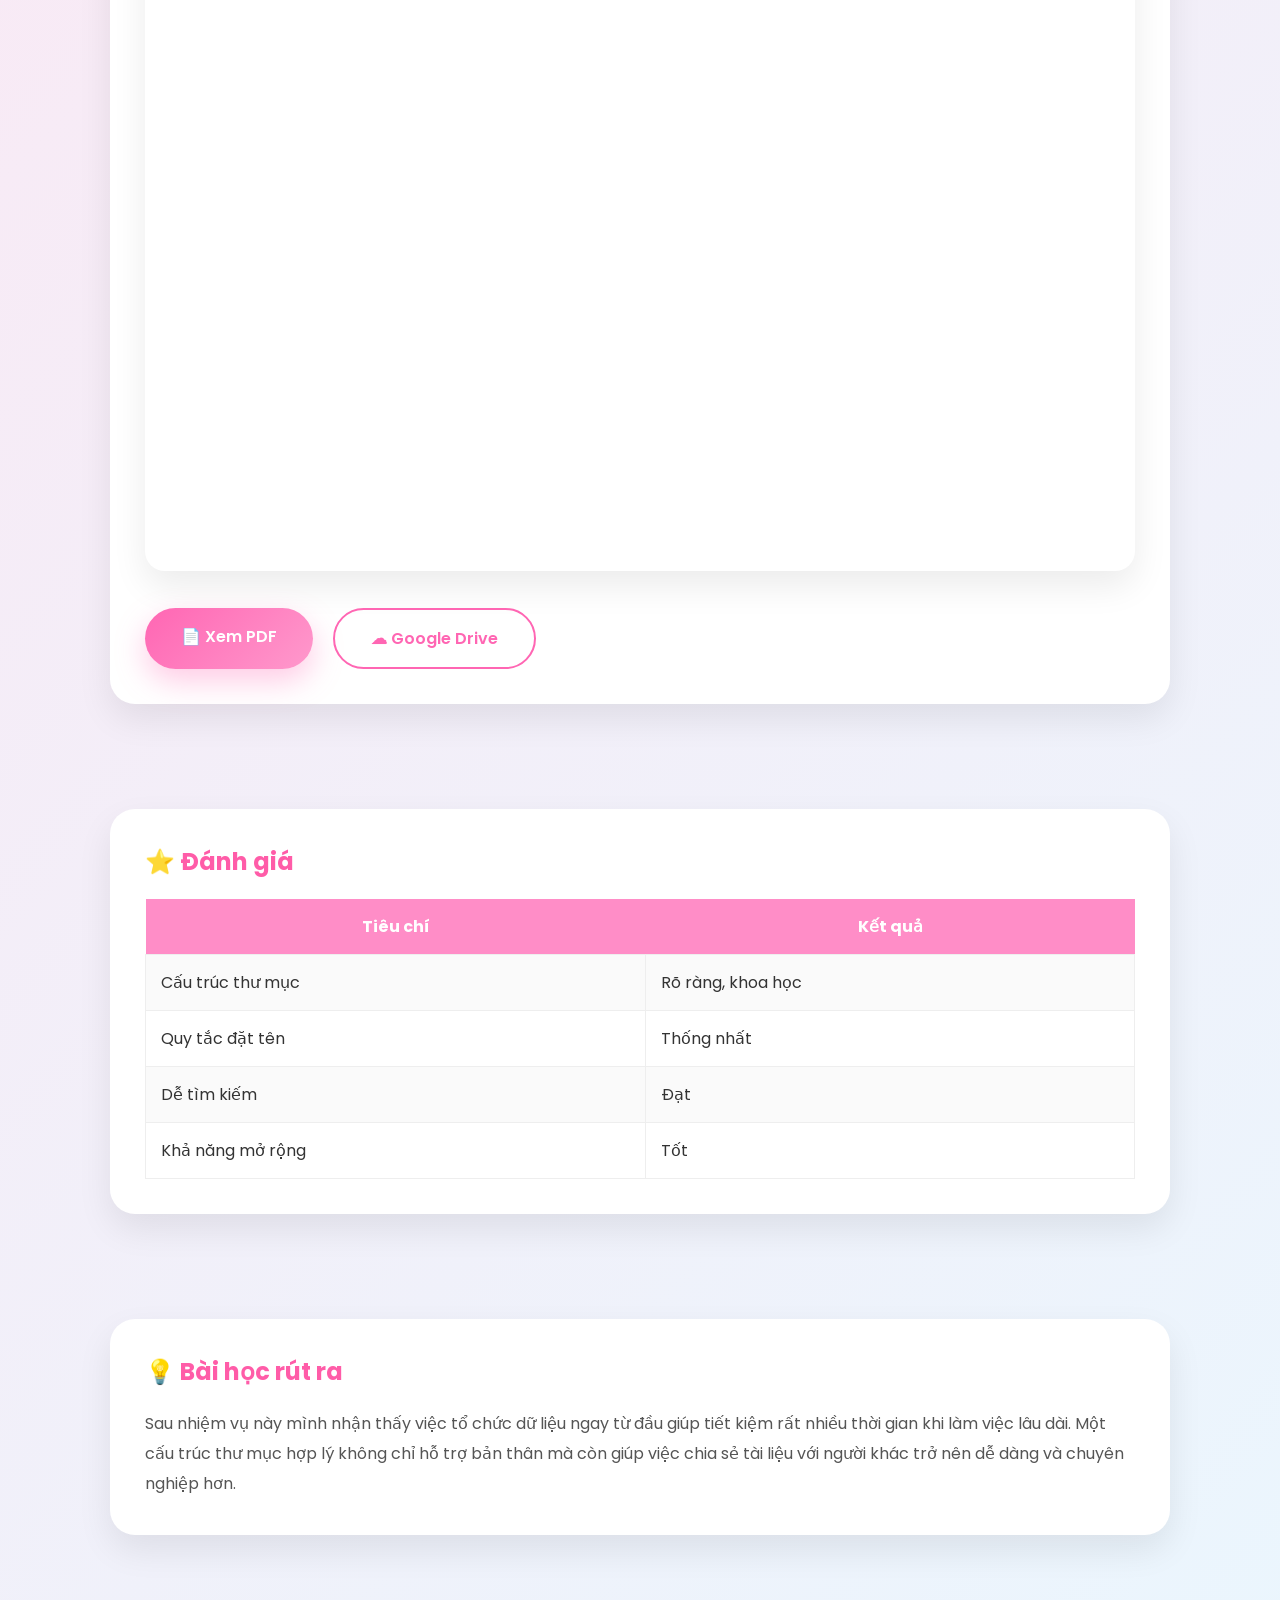
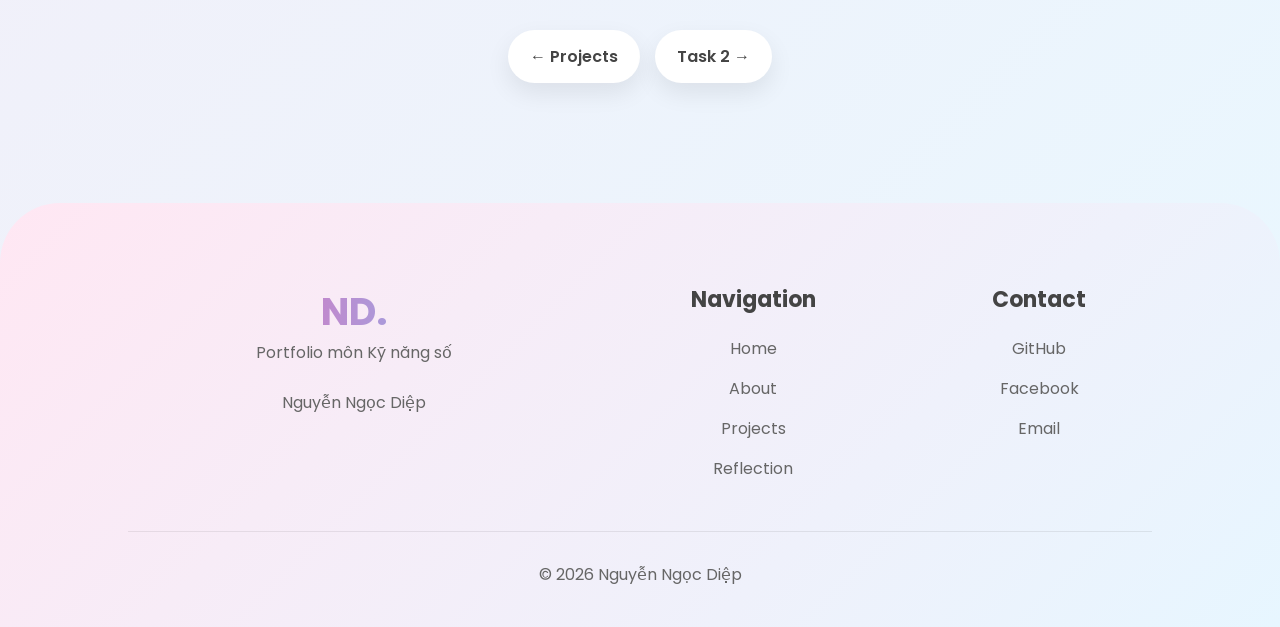
<file: tasks/task1.html>
<!DOCTYPE html>
<html lang="vi">

<head>

<meta charset="UTF-8">

<meta name="viewport" content="width=device-width, initial-scale=1.0">

<title>Task 1 | Nguyễn Ngọc Diệp</title>

<link rel="stylesheet" href="../css/style.css">
<link rel="stylesheet" href="../css/responsive.css">

</head>

<body>

<nav>

<div class="logo">ND.</div>

<ul class="nav-menu">

<li><a href="../index.html">Home</a></li>

<li><a href="../about.html">About</a></li>

<li><a href="../projects.html">Projects</a></li>

<li><a href="../reflection.html">Reflection</a></li>

<li><a href="../contact.html">Contact</a></li>

</ul>

<button class="hamburger" id="hamburger" aria-label="Toggle menu" aria-expanded="false">
<span></span>
<span></span>
<span></span>
</button>

<button id="themeToggle">🌙</button>

</nav>

<section class="task-hero">

<div class="task-number">

Task 01

</div>

<h1>Quản lý tệp và thư mục</h1>

<p>

Thiết kế hệ thống lưu trữ dữ liệu khoa học và xây dựng quy tắc đặt tên thống nhất.

</p>

</section>

<section class="task-navigation">

<a href="../projects.html" class="nav-btn">
🏠 Projects
</a>

<a href="task1.html" class="nav-btn-num active">1</a>

<a href="task2.html" class="nav-btn-num">2</a>

<a href="task3.html" class="nav-btn-num">3</a>

<a href="task4.html" class="nav-btn-num">4</a>

<a href="task5.html" class="nav-btn-num">5</a>

<a href="task6.html" class="nav-btn-num">6</a>

</section>

<section class="task-content">

<div class="task-box">

<h2>🎯 Mục tiêu</h2>

<p>

Mục tiêu của nhiệm vụ là xây dựng một cấu trúc thư mục khoa học, thống nhất quy tắc đặt tên tệp và tổ chức dữ liệu hợp lý. Điều này giúp việc lưu trữ, tìm kiếm và chia sẻ tài liệu trở nên thuận tiện hơn, đồng thời hình thành kỹ năng quản lý dữ liệu số một cách chuyên nghiệp.

</p>

</div>


<div class="task-box">

<h2>📄 Tài liệu & Minh chứng</h2>

<p>

Toàn bộ báo cáo của nhiệm vụ được đính kèm dưới đây. Có thể xem trực tiếp trên website hoặc mở trong Google Drive.

</p>

<iframe
src="../assets/documents/task1.pdf"
class="pdf-frame">
</iframe>

<div class="pdf-actions">

<a
href="../assets/documents/task1.pdf"
target="_blank"
class="btn">

📄 Xem PDF

</a>

<a
href="https://drive.google.com/drive/folders/1d_Uj8qzgw3Q4f6LKQxT0JH3C-YVU7NHR"
target="_blank"
class="btn2">

☁ Google Drive

</a>

</div>

</div>


<div class="task-box">

<h2>⭐ Đánh giá</h2>

<table class="portfolio-table">

<tr>

<th>Tiêu chí</th>

<th>Kết quả</th>

</tr>

<tr>

<td>Cấu trúc thư mục</td>

<td>Rõ ràng, khoa học</td>

</tr>

<tr>

<td>Quy tắc đặt tên</td>

<td>Thống nhất</td>

</tr>

<tr>

<td>Dễ tìm kiếm</td>

<td>Đạt</td>

</tr>

<tr>

<td>Khả năng mở rộng</td>

<td>Tốt</td>

</tr>

</table>

</div>


<div class="task-box">

<h2>💡 Bài học rút ra</h2>

<p>

Sau nhiệm vụ này mình nhận thấy việc tổ chức dữ liệu ngay từ đầu giúp tiết kiệm rất nhiều thời gian khi làm việc lâu dài. Một cấu trúc thư mục hợp lý không chỉ hỗ trợ bản thân mà còn giúp việc chia sẻ tài liệu với người khác trở nên dễ dàng và chuyên nghiệp hơn.

</p>

</div>

</section>

<section class="task-navigation">

<a class="nav-btn" href="../projects.html">
← Projects
</a>

<a class="nav-btn" href="task2.html">
Task 2 →
</a>

</section>

<footer>

<div class="footer-container">

<div>

<div class="footer-logo">

ND.

</div>

<p>

Portfolio môn Kỹ năng số

<br><br>

Nguyễn Ngọc Diệp

</p>

</div>

<div>

<h3 class="footer-title">

Navigation

</h3>

<div class="footer-links">

<a href="../index.html">Home</a>

<a href="../about.html">About</a>

<a href="../projects.html">Projects</a>

<a href="../reflection.html">Reflection</a>

</div>

</div>

<div>

<h3 class="footer-title">

Contact

</h3>

<div class="footer-links">

<a href="https://github.com/dugn190507-glitch" target="_blank" rel="noopener">GitHub</a>

<a href="https://www.facebook.com/ngocdiep221207" target="_blank" rel="noopener">Facebook</a>

<a href="mailto:diepnn2212@gmail.com">Email</a>

</div>

</div>

</div>

<div class="footer-bottom">

© 2026 Nguyễn Ngọc Diệp

</div>

</footer>

<button id="topBtn">

↑

</button>

<div class="lightbox">

<img>

</div>
<script src="../js/script.js"></script>
</body>

</html>
</file>
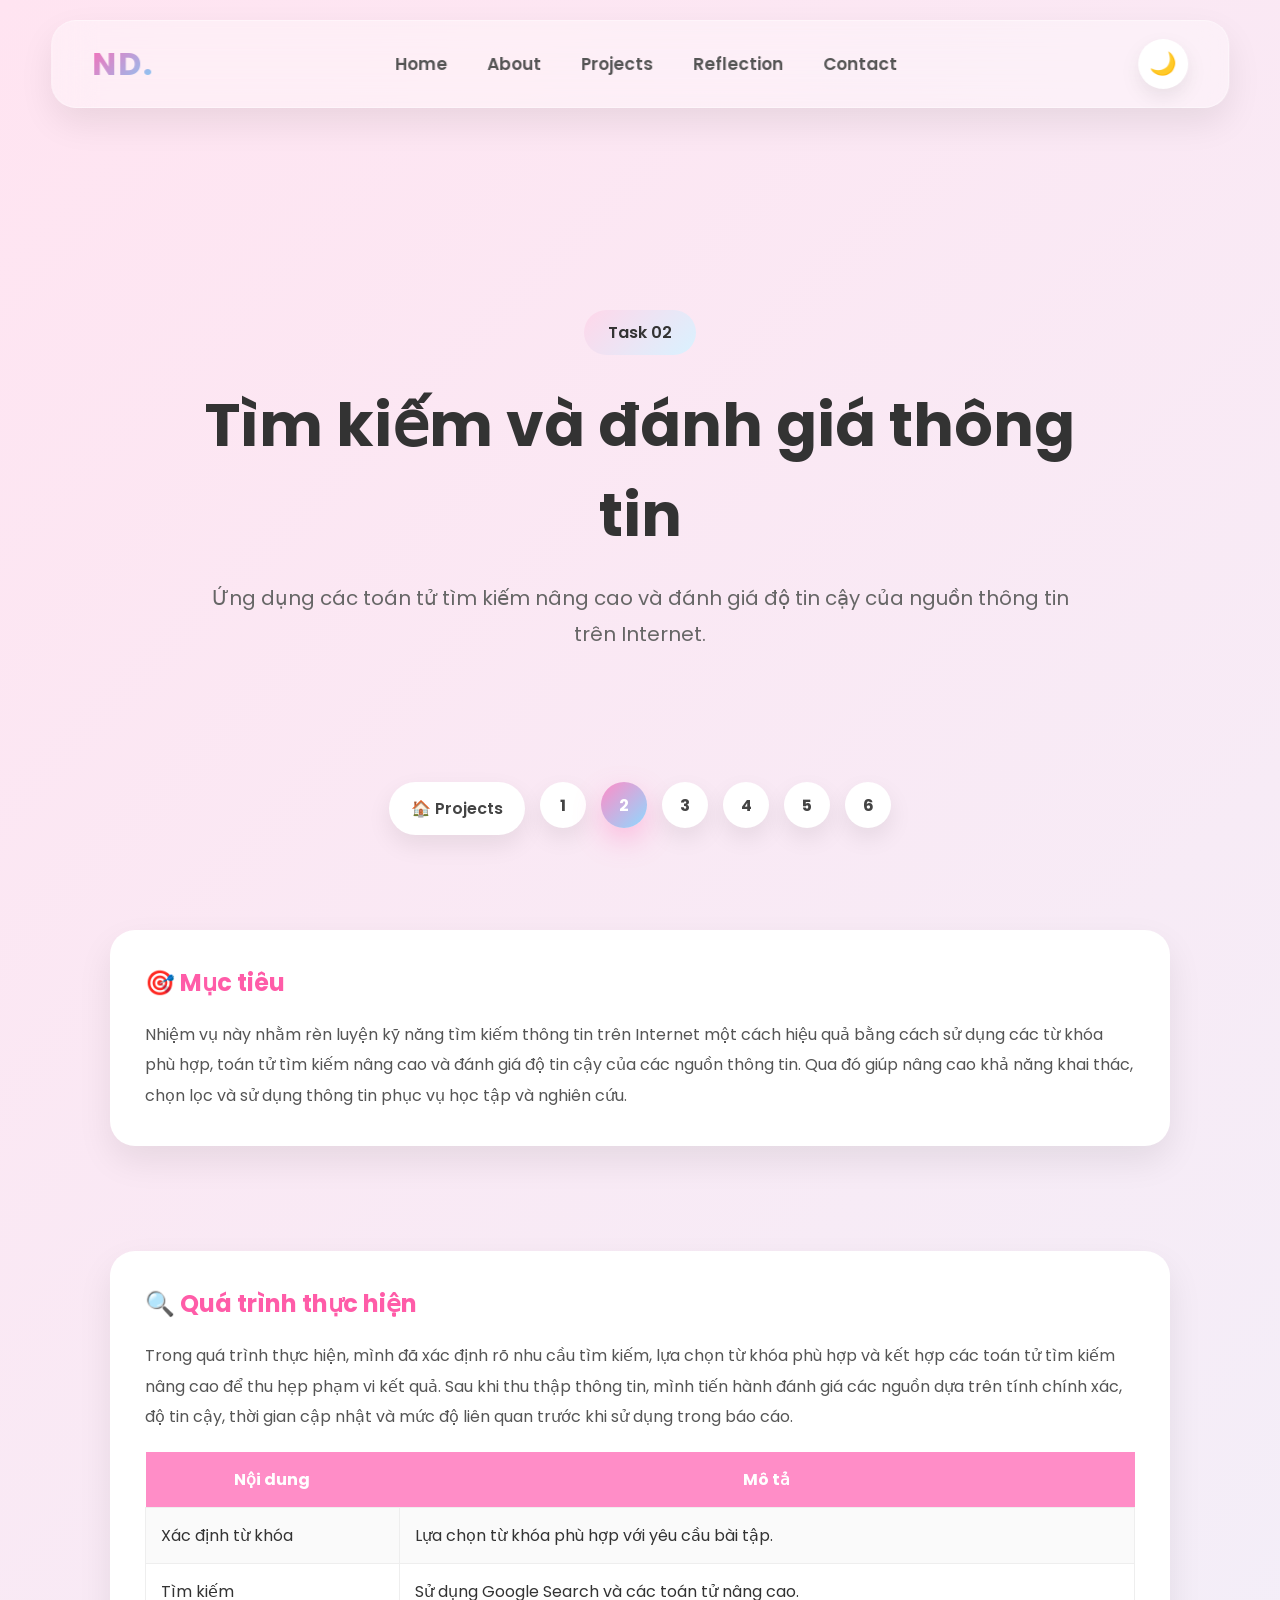
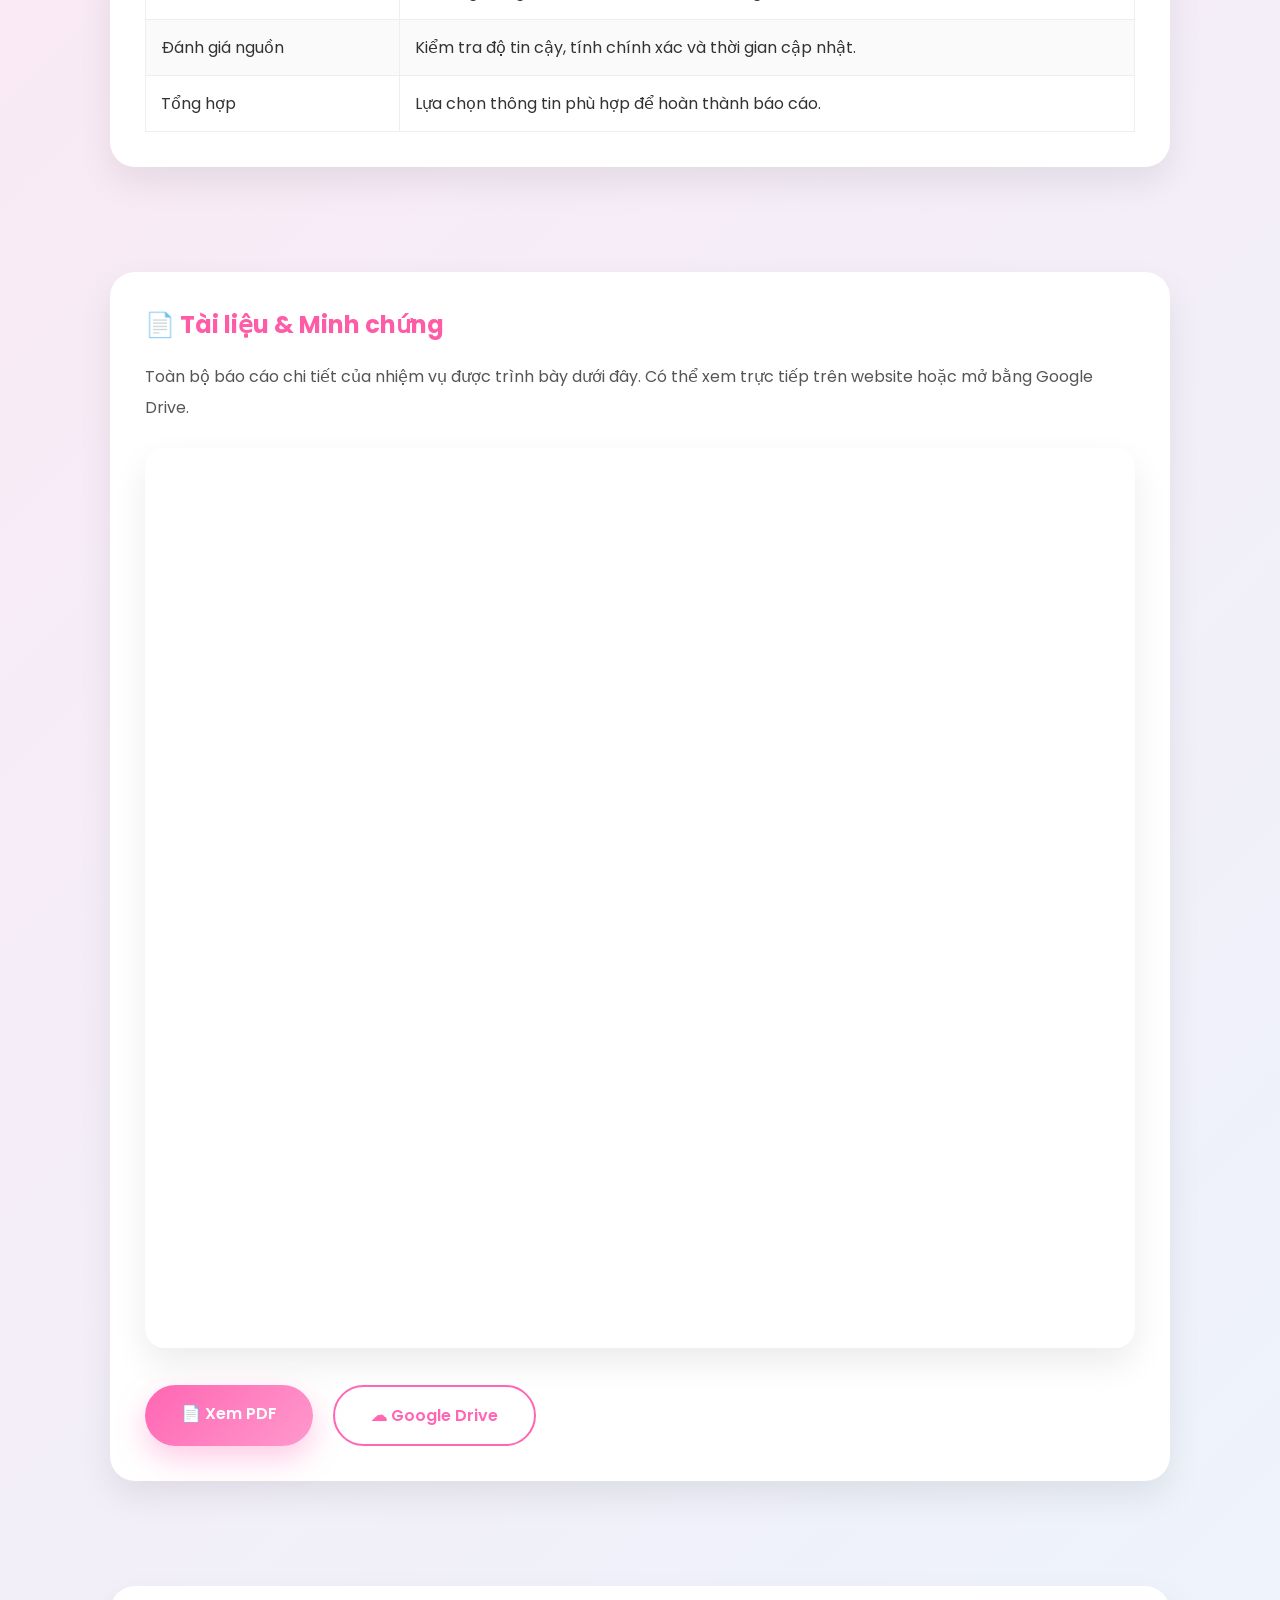
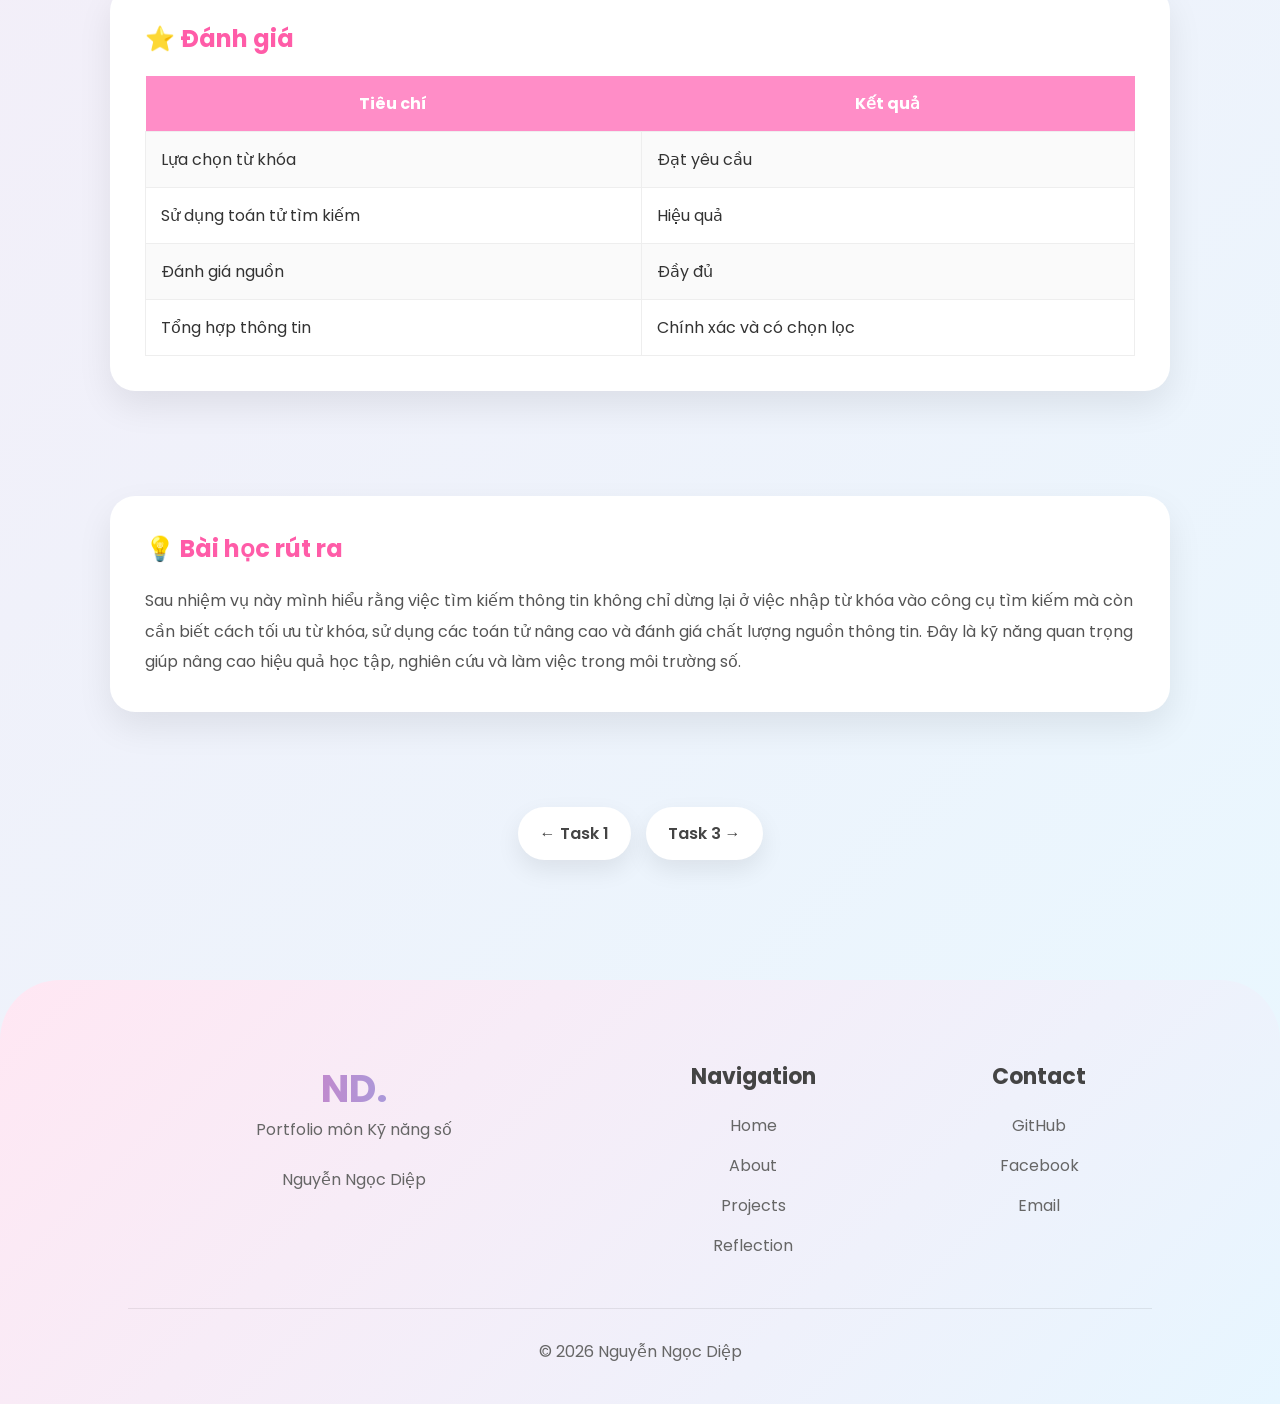
<file: tasks/task2.html>
<!DOCTYPE html>
<html lang="vi">

<head>

<meta charset="UTF-8">

<meta name="viewport" content="width=device-width, initial-scale=1.0">

<title>Task 2 | Nguyễn Ngọc Diệp</title>

<link rel="stylesheet" href="../css/style.css">
<link rel="stylesheet" href="../css/responsive.css">

</head>

<body>

<nav>

<div class="logo">ND.</div>

<ul class="nav-menu">

<li><a href="../index.html">Home</a></li>

<li><a href="../about.html">About</a></li>

<li><a href="../projects.html">Projects</a></li>

<li><a href="../reflection.html">Reflection</a></li>

<li><a href="../contact.html">Contact</a></li>

</ul>

<button class="hamburger" id="hamburger" aria-label="Toggle menu" aria-expanded="false">
<span></span>
<span></span>
<span></span>
</button>

<button id="themeToggle">🌙</button>

</nav>

<section class="task-hero">

<div class="task-number">

Task 02

</div>

<h1>Tìm kiếm và đánh giá thông tin</h1>

<p>

Ứng dụng các toán tử tìm kiếm nâng cao và đánh giá độ tin cậy của nguồn thông tin trên Internet.

</p>

</section>
<section class="task-navigation">

<a href="../projects.html" class="nav-btn">
🏠 Projects
</a>

<a href="task1.html" class="nav-btn-num">1</a>

<a href="task2.html" class="nav-btn-num active">2</a>

<a href="task3.html" class="nav-btn-num">3</a>

<a href="task4.html" class="nav-btn-num">4</a>

<a href="task5.html" class="nav-btn-num">5</a>

<a href="task6.html" class="nav-btn-num">6</a>

</section>
<section class="task-content">

<div class="task-box">

<h2>🎯 Mục tiêu</h2>

<p>

Nhiệm vụ này nhằm rèn luyện kỹ năng tìm kiếm thông tin trên Internet một cách hiệu quả bằng cách sử dụng các từ khóa phù hợp, toán tử tìm kiếm nâng cao và đánh giá độ tin cậy của các nguồn thông tin. Qua đó giúp nâng cao khả năng khai thác, chọn lọc và sử dụng thông tin phục vụ học tập và nghiên cứu.

</p>

</div>


<div class="task-box">

<h2>🔍 Quá trình thực hiện</h2>

<p>

Trong quá trình thực hiện, mình đã xác định rõ nhu cầu tìm kiếm, lựa chọn từ khóa phù hợp và kết hợp các toán tử tìm kiếm nâng cao để thu hẹp phạm vi kết quả. Sau khi thu thập thông tin, mình tiến hành đánh giá các nguồn dựa trên tính chính xác, độ tin cậy, thời gian cập nhật và mức độ liên quan trước khi sử dụng trong báo cáo.

</p>

<table class="portfolio-table">

<tr>

<th>Nội dung</th>

<th>Mô tả</th>

</tr>

<tr>

<td>Xác định từ khóa</td>

<td>Lựa chọn từ khóa phù hợp với yêu cầu bài tập.</td>

</tr>

<tr>

<td>Tìm kiếm</td>

<td>Sử dụng Google Search và các toán tử nâng cao.</td>

</tr>

<tr>

<td>Đánh giá nguồn</td>

<td>Kiểm tra độ tin cậy, tính chính xác và thời gian cập nhật.</td>

</tr>

<tr>

<td>Tổng hợp</td>

<td>Lựa chọn thông tin phù hợp để hoàn thành báo cáo.</td>

</tr>

</table>

</div>


<div class="task-box">

<h2>📄 Tài liệu & Minh chứng</h2>

<p>

Toàn bộ báo cáo chi tiết của nhiệm vụ được trình bày dưới đây. Có thể xem trực tiếp trên website hoặc mở bằng Google Drive.

</p>

<iframe
src="../assets/documents/task2.pdf"
class="pdf-frame">
</iframe>

<div class="pdf-actions">

<a
href="../assets/documents/task2.pdf"
target="_blank"
class="btn">

📄 Xem PDF

</a>

<a
href="https://drive.google.com/drive/folders/1d_Uj8qzgw3Q4f6LKQxT0JH3C-YVU7NHR"
target="_blank"
class="btn2">

☁ Google Drive

</a>

</div>

</div>


<div class="task-box">

<h2>⭐ Đánh giá</h2>

<table class="portfolio-table">

<tr>

<th>Tiêu chí</th>

<th>Kết quả</th>

</tr>

<tr>

<td>Lựa chọn từ khóa</td>

<td>Đạt yêu cầu</td>

</tr>

<tr>

<td>Sử dụng toán tử tìm kiếm</td>

<td>Hiệu quả</td>

</tr>

<tr>

<td>Đánh giá nguồn</td>

<td>Đầy đủ</td>

</tr>

<tr>

<td>Tổng hợp thông tin</td>

<td>Chính xác và có chọn lọc</td>

</tr>

</table>

</div>


<div class="task-box">

<h2>💡 Bài học rút ra</h2>

<p>

Sau nhiệm vụ này mình hiểu rằng việc tìm kiếm thông tin không chỉ dừng lại ở việc nhập từ khóa vào công cụ tìm kiếm mà còn cần biết cách tối ưu từ khóa, sử dụng các toán tử nâng cao và đánh giá chất lượng nguồn thông tin. Đây là kỹ năng quan trọng giúp nâng cao hiệu quả học tập, nghiên cứu và làm việc trong môi trường số.

</p>

</div>

</section>
<section class="task-navigation">

<a class="nav-btn" href="task1.html">
← Task 1
</a>

<a class="nav-btn" href="task3.html">
Task 3 →
</a>

</section>
<footer>

<div class="footer-container">

<div>

<div class="footer-logo">

ND.

</div>

<p>

Portfolio môn Kỹ năng số

<br><br>

Nguyễn Ngọc Diệp

</p>

</div>

<div>

<h3 class="footer-title">

Navigation

</h3>

<div class="footer-links">

<a href="../index.html">Home</a>

<a href="../about.html">About</a>

<a href="../projects.html">Projects</a>

<a href="../reflection.html">Reflection</a>

</div>

</div>

<div>

<h3 class="footer-title">

Contact

</h3>

<div class="footer-links">

<a href="#">GitHub</a>

<a href="#">Facebook</a>

<a href="#">Email</a>

</div>

</div>

</div>

<div class="footer-bottom">

© 2026 Nguyễn Ngọc Diệp

</div>

</footer>

<button id="topBtn">

↑

</button>

<div class="lightbox">

<img>

</div>
<script src="../js/script.js"></script>
</body>

</html>
</file>
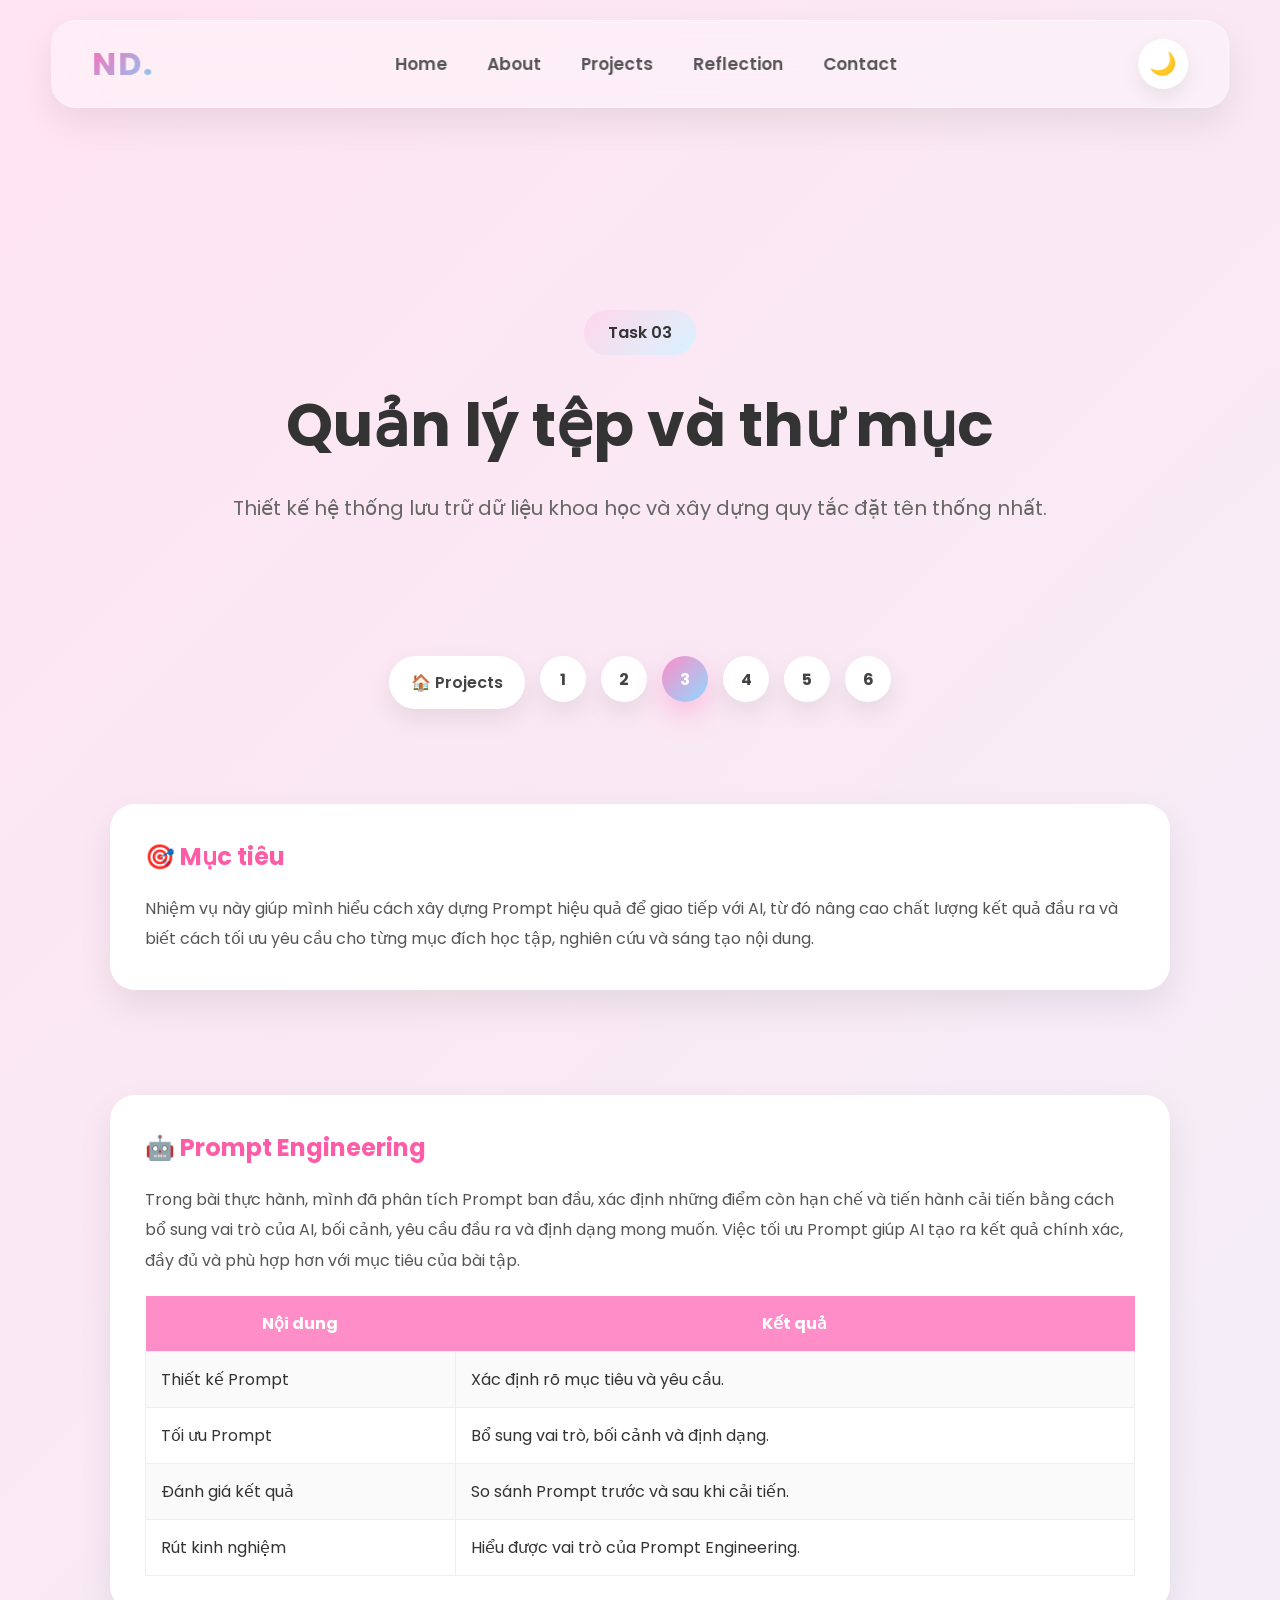
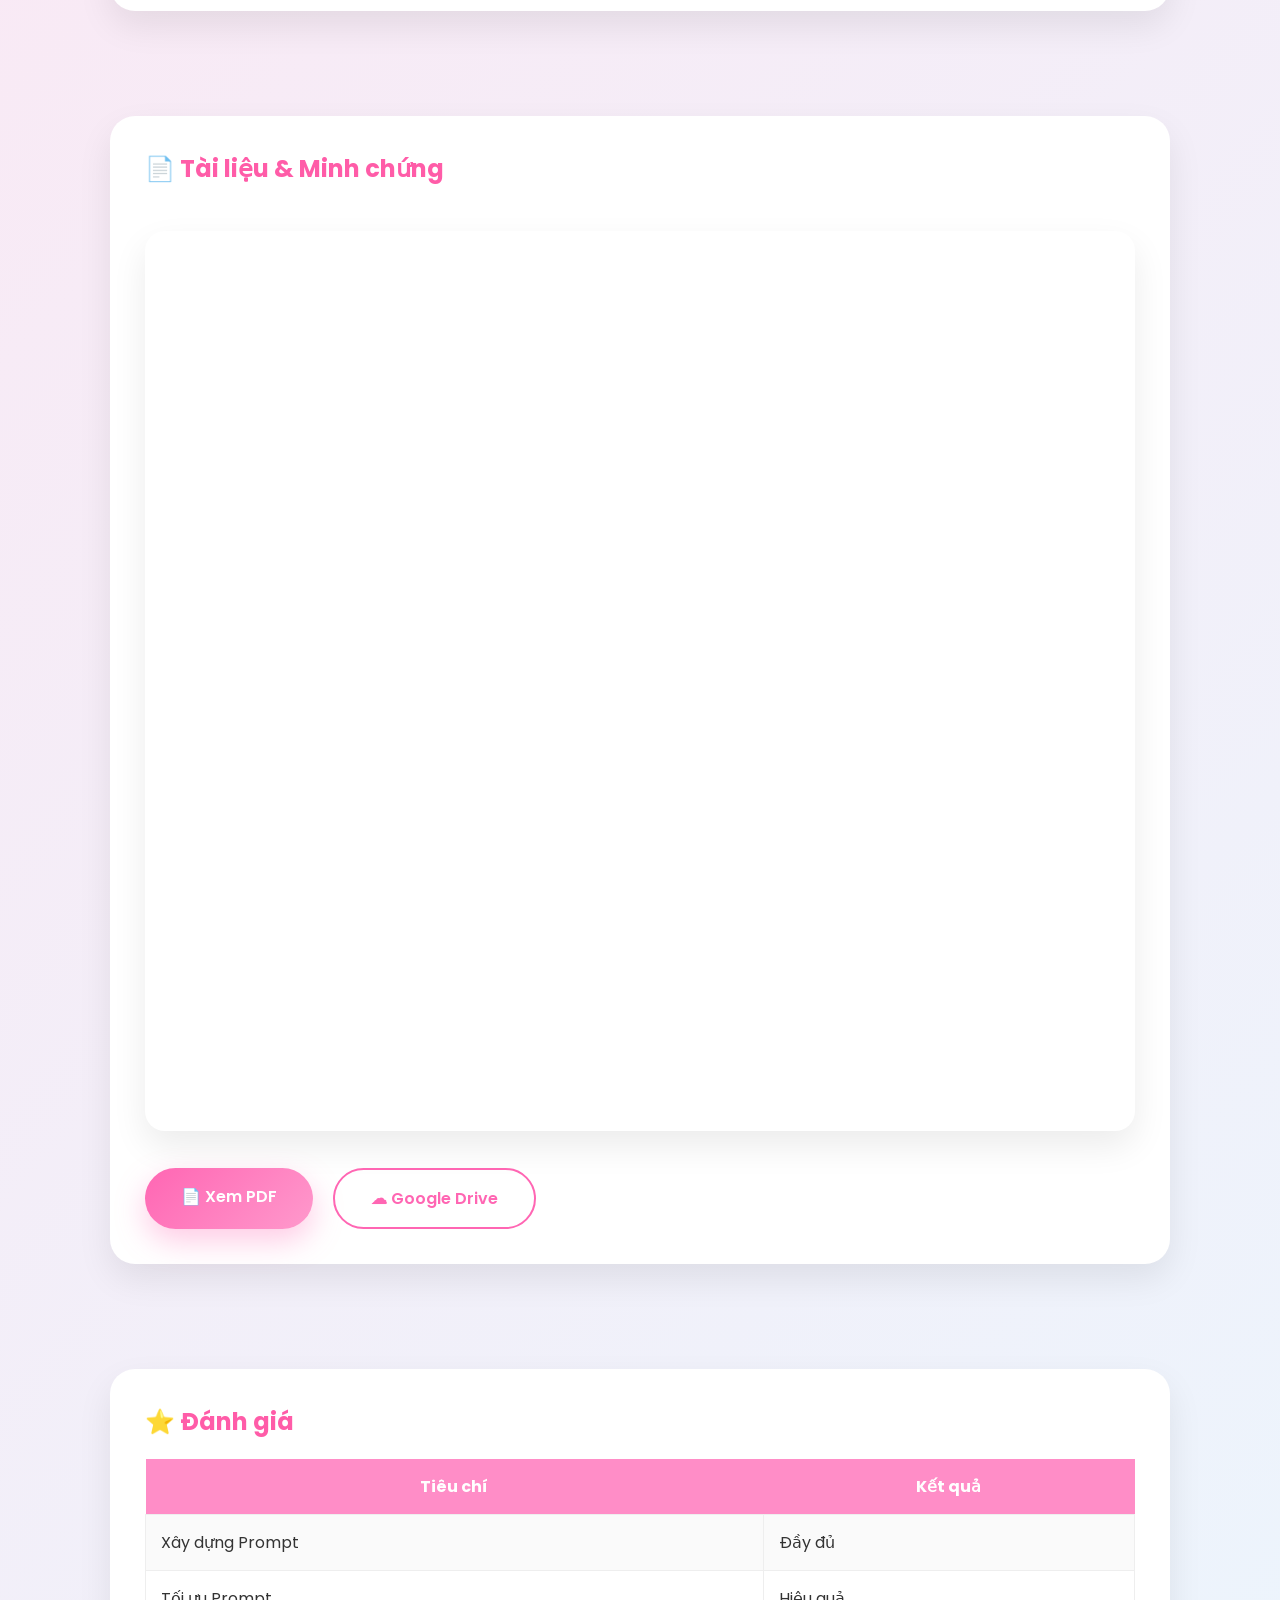
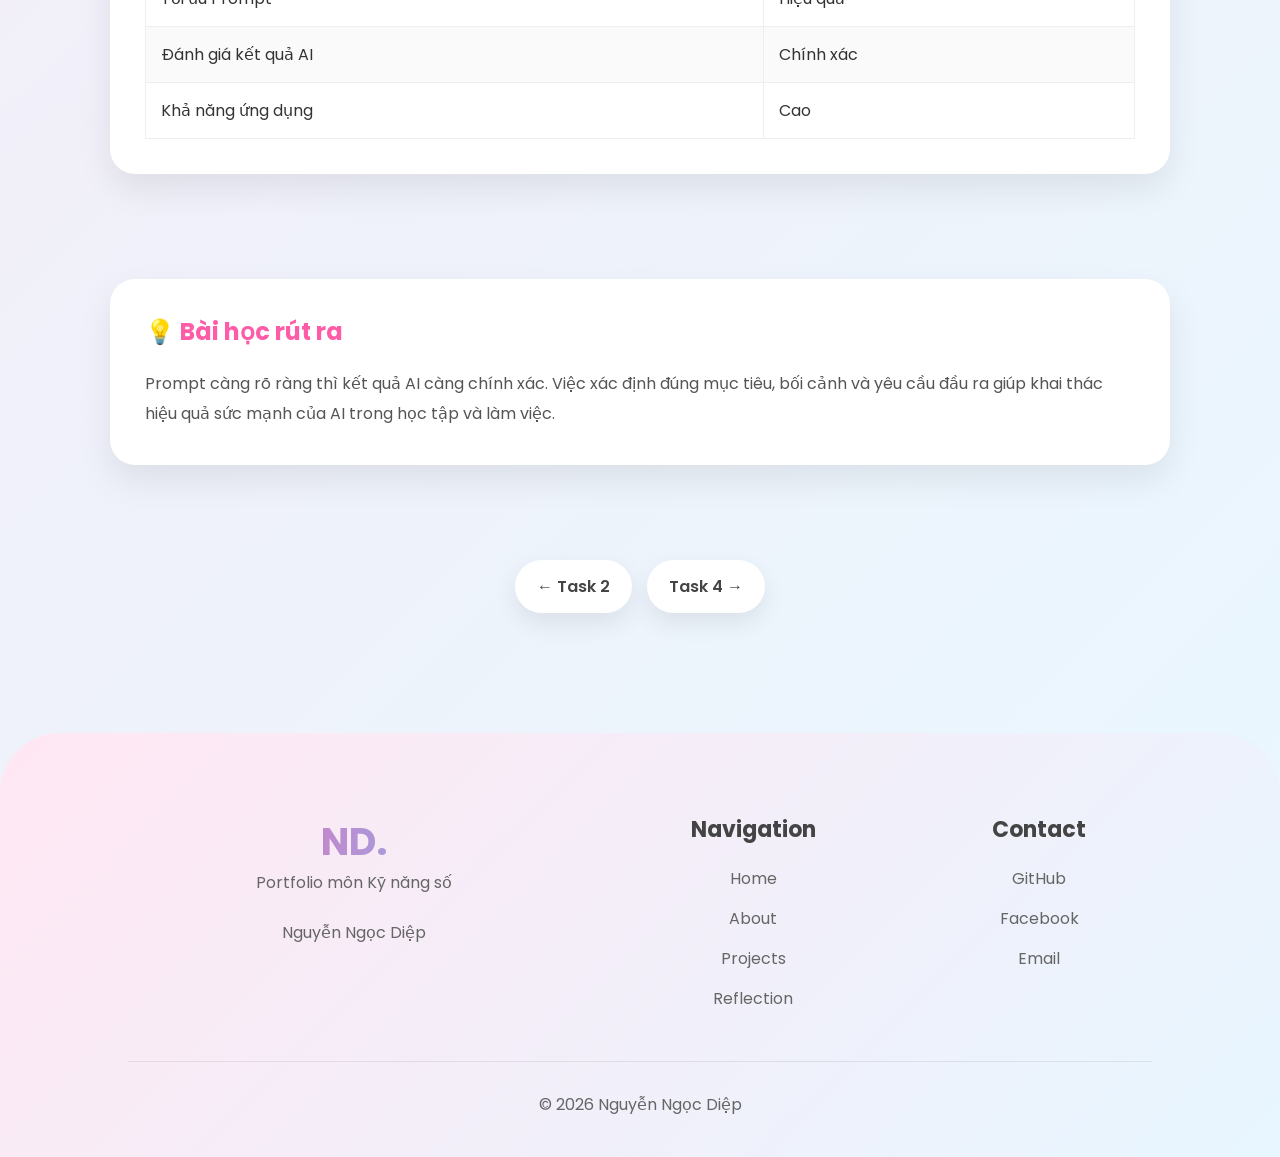
<file: tasks/task3.html>
<!DOCTYPE html>
<html lang="vi">

<head>

<meta charset="UTF-8">

<meta name="viewport" content="width=device-width, initial-scale=1.0">

<title>Task 3 | Nguyễn Ngọc Diệp</title>

<link rel="stylesheet" href="../css/style.css">
<link rel="stylesheet" href="../css/responsive.css">

</head>

<body>

<nav>

<div class="logo">ND.</div>

<ul class="nav-menu">

<li><a href="../index.html">Home</a></li>

<li><a href="../about.html">About</a></li>

<li><a href="../projects.html">Projects</a></li>

<li><a href="../reflection.html">Reflection</a></li>

<li><a href="../contact.html">Contact</a></li>

</ul>

<button class="hamburger" id="hamburger" aria-label="Toggle menu" aria-expanded="false">
<span></span>
<span></span>
<span></span>
</button>

<button id="themeToggle">🌙</button>

</nav>

<section class="task-hero">

<div class="task-number">

Task 03

</div>

<h1>Quản lý tệp và thư mục</h1>

<p>

Thiết kế hệ thống lưu trữ dữ liệu khoa học và xây dựng quy tắc đặt tên thống nhất.

</p>

</section>
<section class="task-navigation">

<a href="../projects.html" class="nav-btn">
🏠 Projects
</a>

<a href="task1.html" class="nav-btn-num">1</a>

<a href="task2.html" class="nav-btn-num">2</a>

<a href="task3.html" class="nav-btn-num active">3</a>

<a href="task4.html" class="nav-btn-num">4</a>

<a href="task5.html" class="nav-btn-num">5</a>

<a href="task6.html" class="nav-btn-num">6</a>

</section>
<section class="task-content">

<div class="task-box">

<h2>🎯 Mục tiêu</h2>

<p>

Nhiệm vụ này giúp mình hiểu cách xây dựng Prompt hiệu quả để giao tiếp với AI, từ đó nâng cao chất lượng kết quả đầu ra và biết cách tối ưu yêu cầu cho từng mục đích học tập, nghiên cứu và sáng tạo nội dung.

</p>

</div>

<div class="task-box">

<h2>🤖 Prompt Engineering</h2>

<p>

Trong bài thực hành, mình đã phân tích Prompt ban đầu, xác định những điểm còn hạn chế và tiến hành cải tiến bằng cách bổ sung vai trò của AI, bối cảnh, yêu cầu đầu ra và định dạng mong muốn. Việc tối ưu Prompt giúp AI tạo ra kết quả chính xác, đầy đủ và phù hợp hơn với mục tiêu của bài tập.

</p>

<table class="portfolio-table">

<tr>

<th>Nội dung</th>

<th>Kết quả</th>

</tr>

<tr>

<td>Thiết kế Prompt</td>

<td>Xác định rõ mục tiêu và yêu cầu.</td>

</tr>

<tr>

<td>Tối ưu Prompt</td>

<td>Bổ sung vai trò, bối cảnh và định dạng.</td>

</tr>

<tr>

<td>Đánh giá kết quả</td>

<td>So sánh Prompt trước và sau khi cải tiến.</td>

</tr>

<tr>

<td>Rút kinh nghiệm</td>

<td>Hiểu được vai trò của Prompt Engineering.</td>

</tr>

</table>

</div>

<div class="task-box">

<h2>📄 Tài liệu & Minh chứng</h2>

<iframe src="../assets/documents/task3.pdf" class="pdf-frame"></iframe>

<div class="pdf-actions">

<a href="../assets/documents/task3.pdf" target="_blank" class="btn">📄 Xem PDF</a>

<a href="https://drive.google.com/drive/folders/1d_Uj8qzgw3Q4f6LKQxT0JH3C-YVU7NHR" target="_blank" class="btn2">☁ Google Drive</a>

</div>

</div>

<div class="task-box">

<h2>⭐ Đánh giá</h2>

<table class="portfolio-table">

<tr><th>Tiêu chí</th><th>Kết quả</th></tr>

<tr><td>Xây dựng Prompt</td><td>Đầy đủ</td></tr>

<tr><td>Tối ưu Prompt</td><td>Hiệu quả</td></tr>

<tr><td>Đánh giá kết quả AI</td><td>Chính xác</td></tr>

<tr><td>Khả năng ứng dụng</td><td>Cao</td></tr>

</table>

</div>

<div class="task-box">

<h2>💡 Bài học rút ra</h2>

<p>

Prompt càng rõ ràng thì kết quả AI càng chính xác. Việc xác định đúng mục tiêu, bối cảnh và yêu cầu đầu ra giúp khai thác hiệu quả sức mạnh của AI trong học tập và làm việc.

</p>

</div>

</section>
<section class="task-navigation">

<a class="nav-btn" href="task2.html">
← Task 2
</a>

<a class="nav-btn" href="task4.html">
Task 4 →
</a>

</section>
<footer>

<div class="footer-container">

<div>

<div class="footer-logo">

ND.

</div>

<p>

Portfolio môn Kỹ năng số

<br><br>

Nguyễn Ngọc Diệp

</p>

</div>

<div>

<h3 class="footer-title">

Navigation

</h3>

<div class="footer-links">

<a href="../index.html">Home</a>

<a href="../about.html">About</a>

<a href="../projects.html">Projects</a>

<a href="../reflection.html">Reflection</a>

</div>

</div>

<div>

<h3 class="footer-title">

Contact

</h3>

<div class="footer-links">

<a href="#">GitHub</a>

<a href="#">Facebook</a>

<a href="#">Email</a>

</div>

</div>

</div>

<div class="footer-bottom">

© 2026 Nguyễn Ngọc Diệp

</div>

</footer>

<button id="topBtn">

↑

</button>

<div class="lightbox">

<img>

</div>
<script src="../js/script.js"></script>
</body>

</html>
</file>
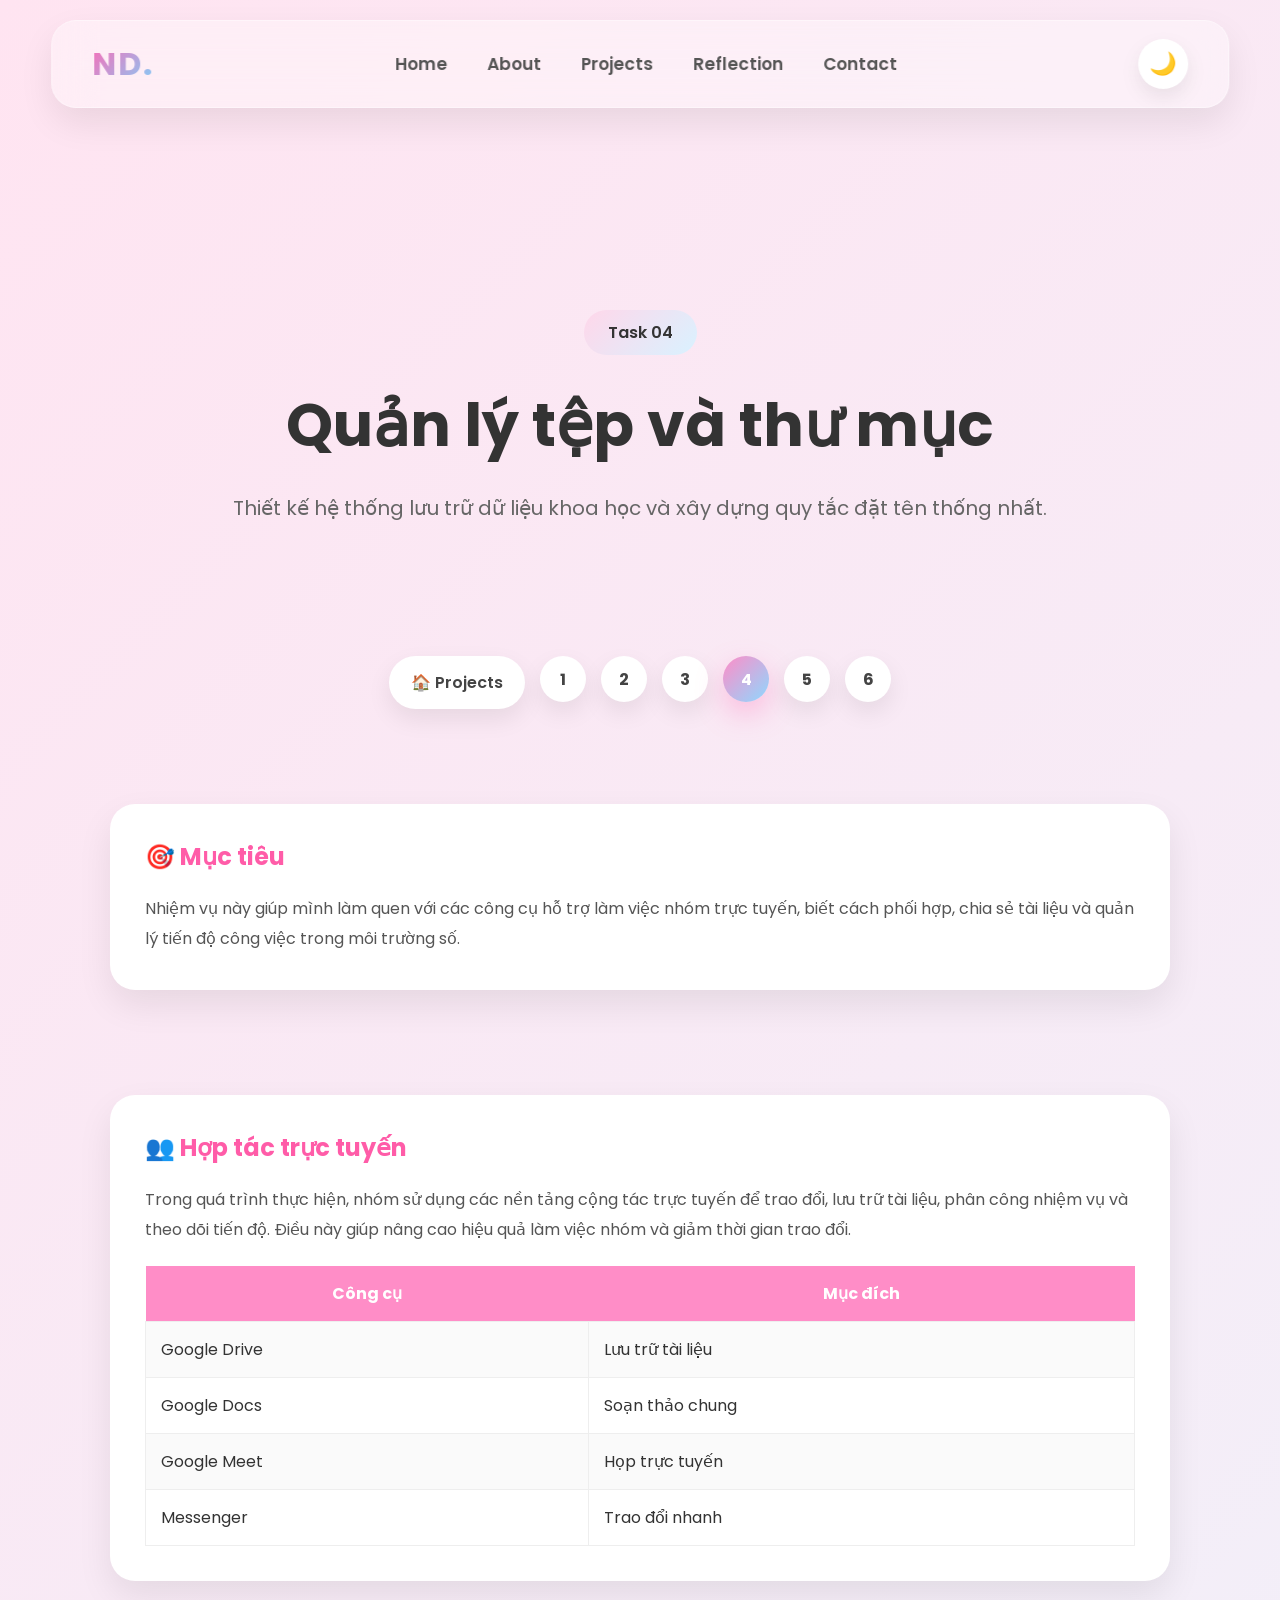
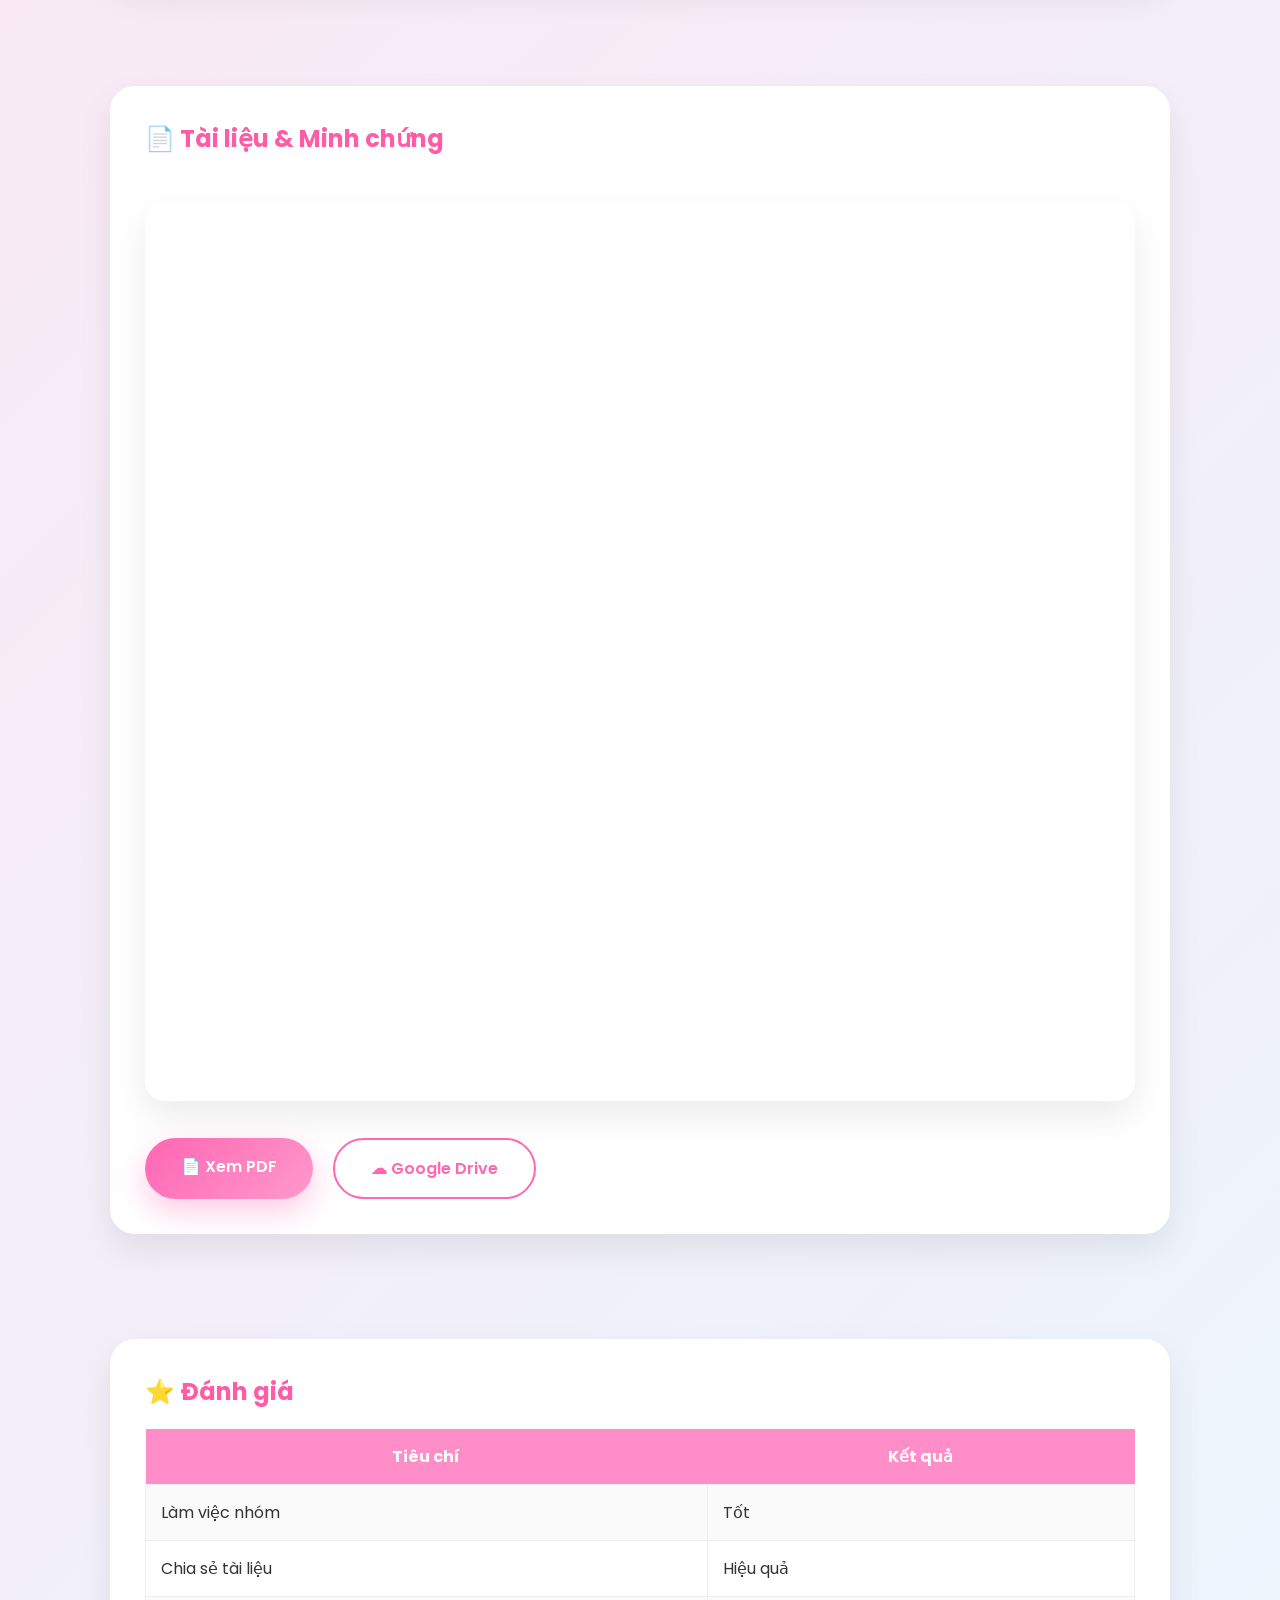
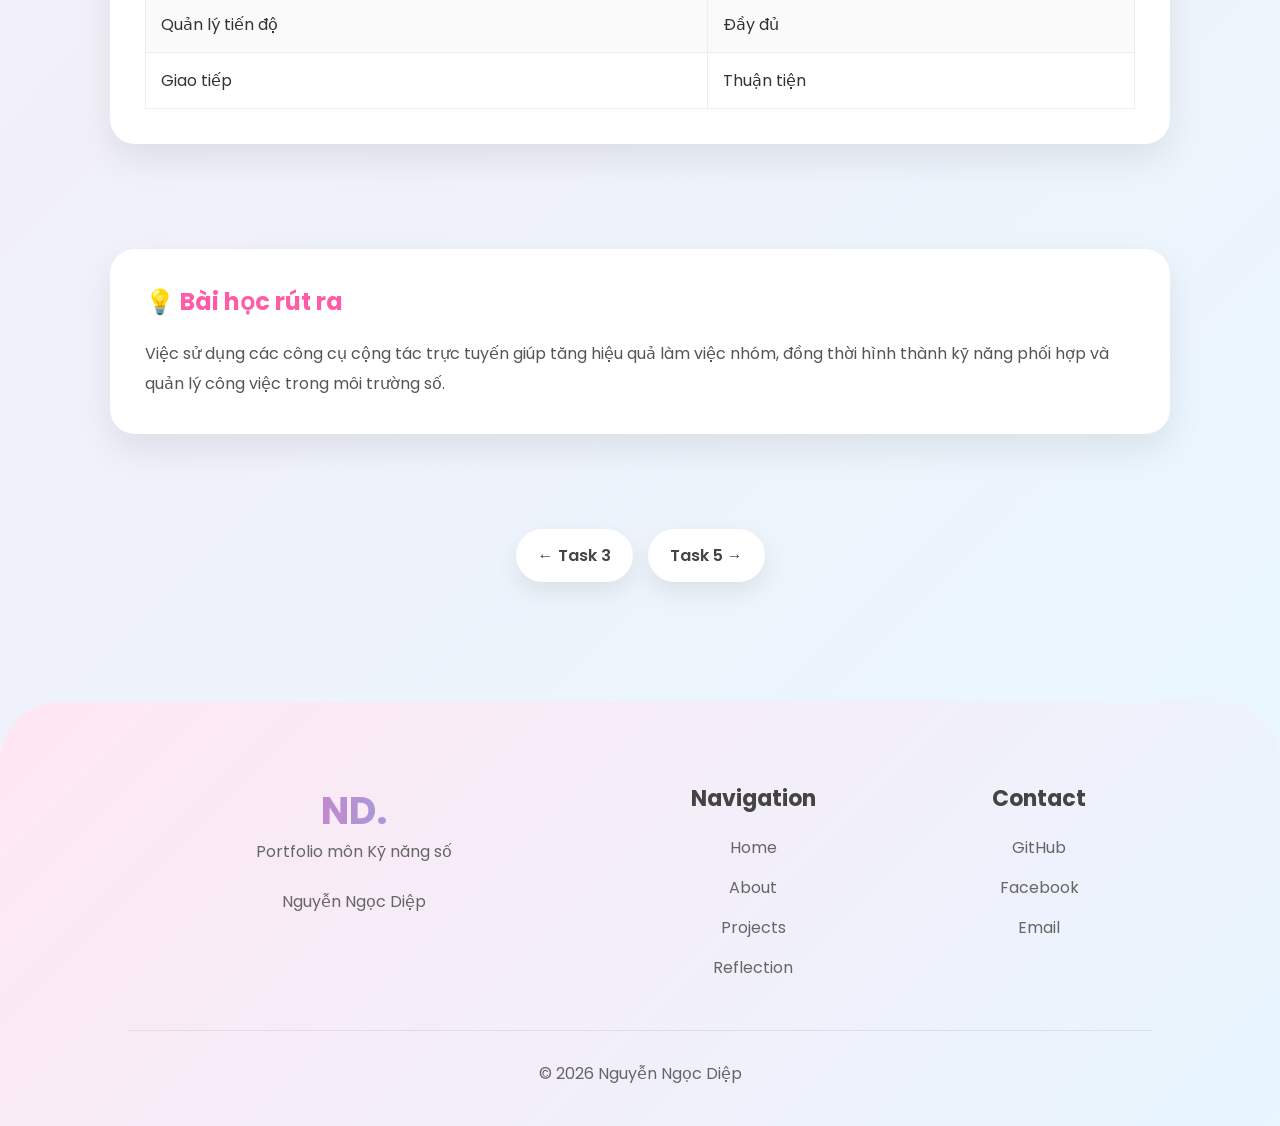
<file: tasks/task4.html>
<!DOCTYPE html>
<html lang="vi">

<head>

<meta charset="UTF-8">

<meta name="viewport" content="width=device-width, initial-scale=1.0">

<title>Task 4 | Nguyễn Ngọc Diệp</title>

<link rel="stylesheet" href="../css/style.css">
<link rel="stylesheet" href="../css/responsive.css">

</head>

<body>

<nav>

<div class="logo">ND.</div>

<ul class="nav-menu">

<li><a href="../index.html">Home</a></li>

<li><a href="../about.html">About</a></li>

<li><a href="../projects.html">Projects</a></li>

<li><a href="../reflection.html">Reflection</a></li>

<li><a href="../contact.html">Contact</a></li>

</ul>

<button class="hamburger" id="hamburger" aria-label="Toggle menu" aria-expanded="false">
<span></span>
<span></span>
<span></span>
</button>

<button id="themeToggle">🌙</button>

</nav>

<section class="task-hero">

<div class="task-number">

Task 04

</div>

<h1>Quản lý tệp và thư mục</h1>

<p>

Thiết kế hệ thống lưu trữ dữ liệu khoa học và xây dựng quy tắc đặt tên thống nhất.

</p>

</section>
<section class="task-navigation">

<a href="../projects.html" class="nav-btn">
🏠 Projects
</a>

<a href="task1.html" class="nav-btn-num">1</a>

<a href="task2.html" class="nav-btn-num">2</a>

<a href="task3.html" class="nav-btn-num">3</a>

<a href="task4.html" class="nav-btn-num active">4</a>

<a href="task5.html" class="nav-btn-num">5</a>

<a href="task6.html" class="nav-btn-num">6</a>

</section>
<section class="task-content">

<div class="task-box">

<h2>🎯 Mục tiêu</h2>

<p>

Nhiệm vụ này giúp mình làm quen với các công cụ hỗ trợ làm việc nhóm trực tuyến, biết cách phối hợp, chia sẻ tài liệu và quản lý tiến độ công việc trong môi trường số.

</p>

</div>

<div class="task-box">

<h2>👥 Hợp tác trực tuyến</h2>

<p>

Trong quá trình thực hiện, nhóm sử dụng các nền tảng cộng tác trực tuyến để trao đổi, lưu trữ tài liệu, phân công nhiệm vụ và theo dõi tiến độ. Điều này giúp nâng cao hiệu quả làm việc nhóm và giảm thời gian trao đổi.

</p>

<table class="portfolio-table">

<tr><th>Công cụ</th><th>Mục đích</th></tr>

<tr><td>Google Drive</td><td>Lưu trữ tài liệu</td></tr>

<tr><td>Google Docs</td><td>Soạn thảo chung</td></tr>

<tr><td>Google Meet</td><td>Họp trực tuyến</td></tr>

<tr><td>Messenger</td><td>Trao đổi nhanh</td></tr>

</table>

</div>

<div class="task-box">

<h2>📄 Tài liệu & Minh chứng</h2>

<iframe src="../assets/documents/task4.pdf" class="pdf-frame"></iframe>

<div class="pdf-actions">

<a href="../assets/documents/task4.pdf" target="_blank" class="btn">📄 Xem PDF</a>

<a href="https://drive.google.com/drive/folders/1d_Uj8qzgw3Q4f6LKQxT0JH3C-YVU7NHR" target="_blank" class="btn2">☁ Google Drive</a>

</div>

</div>

<div class="task-box">

<h2>⭐ Đánh giá</h2>

<table class="portfolio-table">

<tr><th>Tiêu chí</th><th>Kết quả</th></tr>

<tr><td>Làm việc nhóm</td><td>Tốt</td></tr>

<tr><td>Chia sẻ tài liệu</td><td>Hiệu quả</td></tr>

<tr><td>Quản lý tiến độ</td><td>Đầy đủ</td></tr>

<tr><td>Giao tiếp</td><td>Thuận tiện</td></tr>

</table>

</div>

<div class="task-box">

<h2>💡 Bài học rút ra</h2>

<p>

Việc sử dụng các công cụ cộng tác trực tuyến giúp tăng hiệu quả làm việc nhóm, đồng thời hình thành kỹ năng phối hợp và quản lý công việc trong môi trường số.

</p>

</div>

</section>

<section class="task-navigation">

<a class="nav-btn" href="task3.html">
← Task 3
</a>

<a class="nav-btn" href="task5.html">
Task 5 →
</a>

</section>
<footer>

<div class="footer-container">

<div>

<div class="footer-logo">

ND.

</div>

<p>

Portfolio môn Kỹ năng số

<br><br>

Nguyễn Ngọc Diệp

</p>

</div>

<div>

<h3 class="footer-title">

Navigation

</h3>

<div class="footer-links">

<a href="../index.html">Home</a>

<a href="../about.html">About</a>

<a href="../projects.html">Projects</a>

<a href="../reflection.html">Reflection</a>

</div>

</div>

<div>

<h3 class="footer-title">

Contact

</h3>

<div class="footer-links">

<a href="#">GitHub</a>

<a href="#">Facebook</a>

<a href="#">Email</a>

</div>

</div>

</div>

<div class="footer-bottom">

© 2026 Nguyễn Ngọc Diệp

</div>

</footer>

<button id="topBtn">

↑

</button>

<div class="lightbox">

<img>

</div>
<script src="../js/script.js"></script>
</body>

</html>
</file>
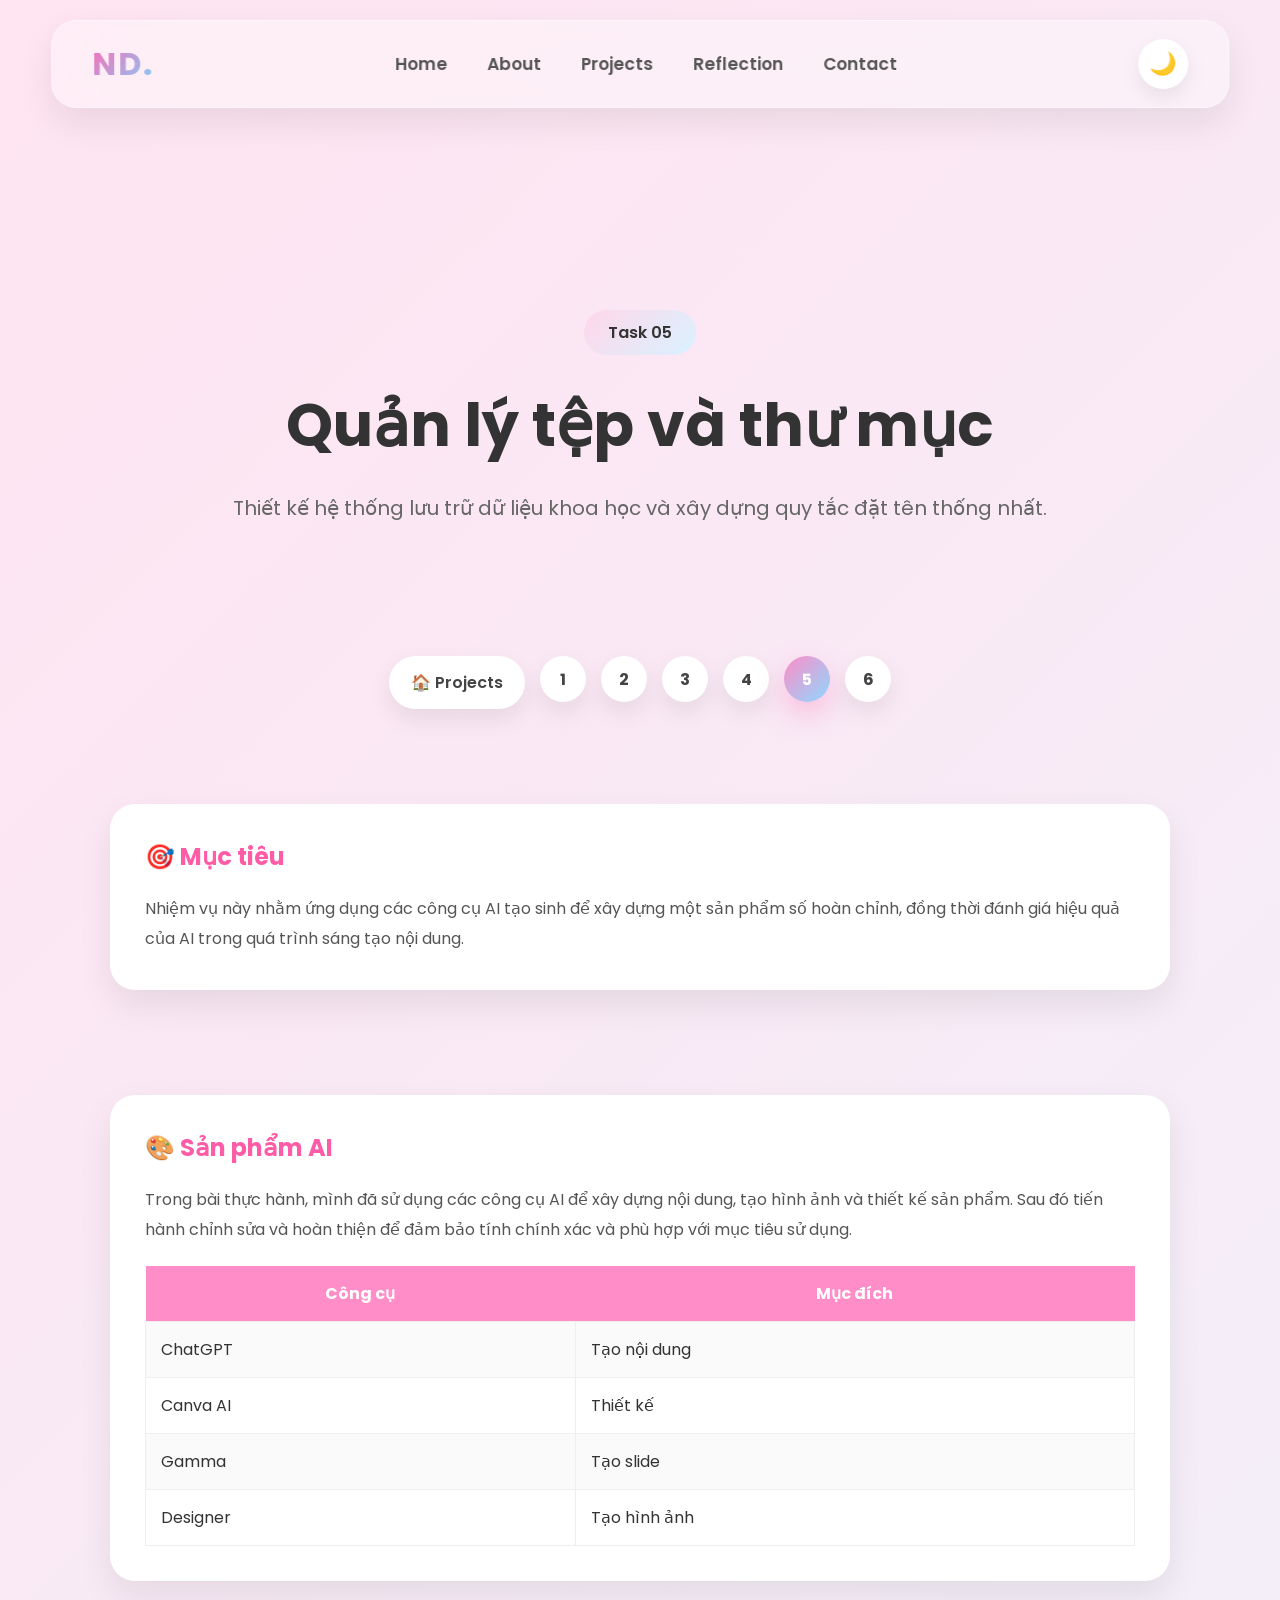
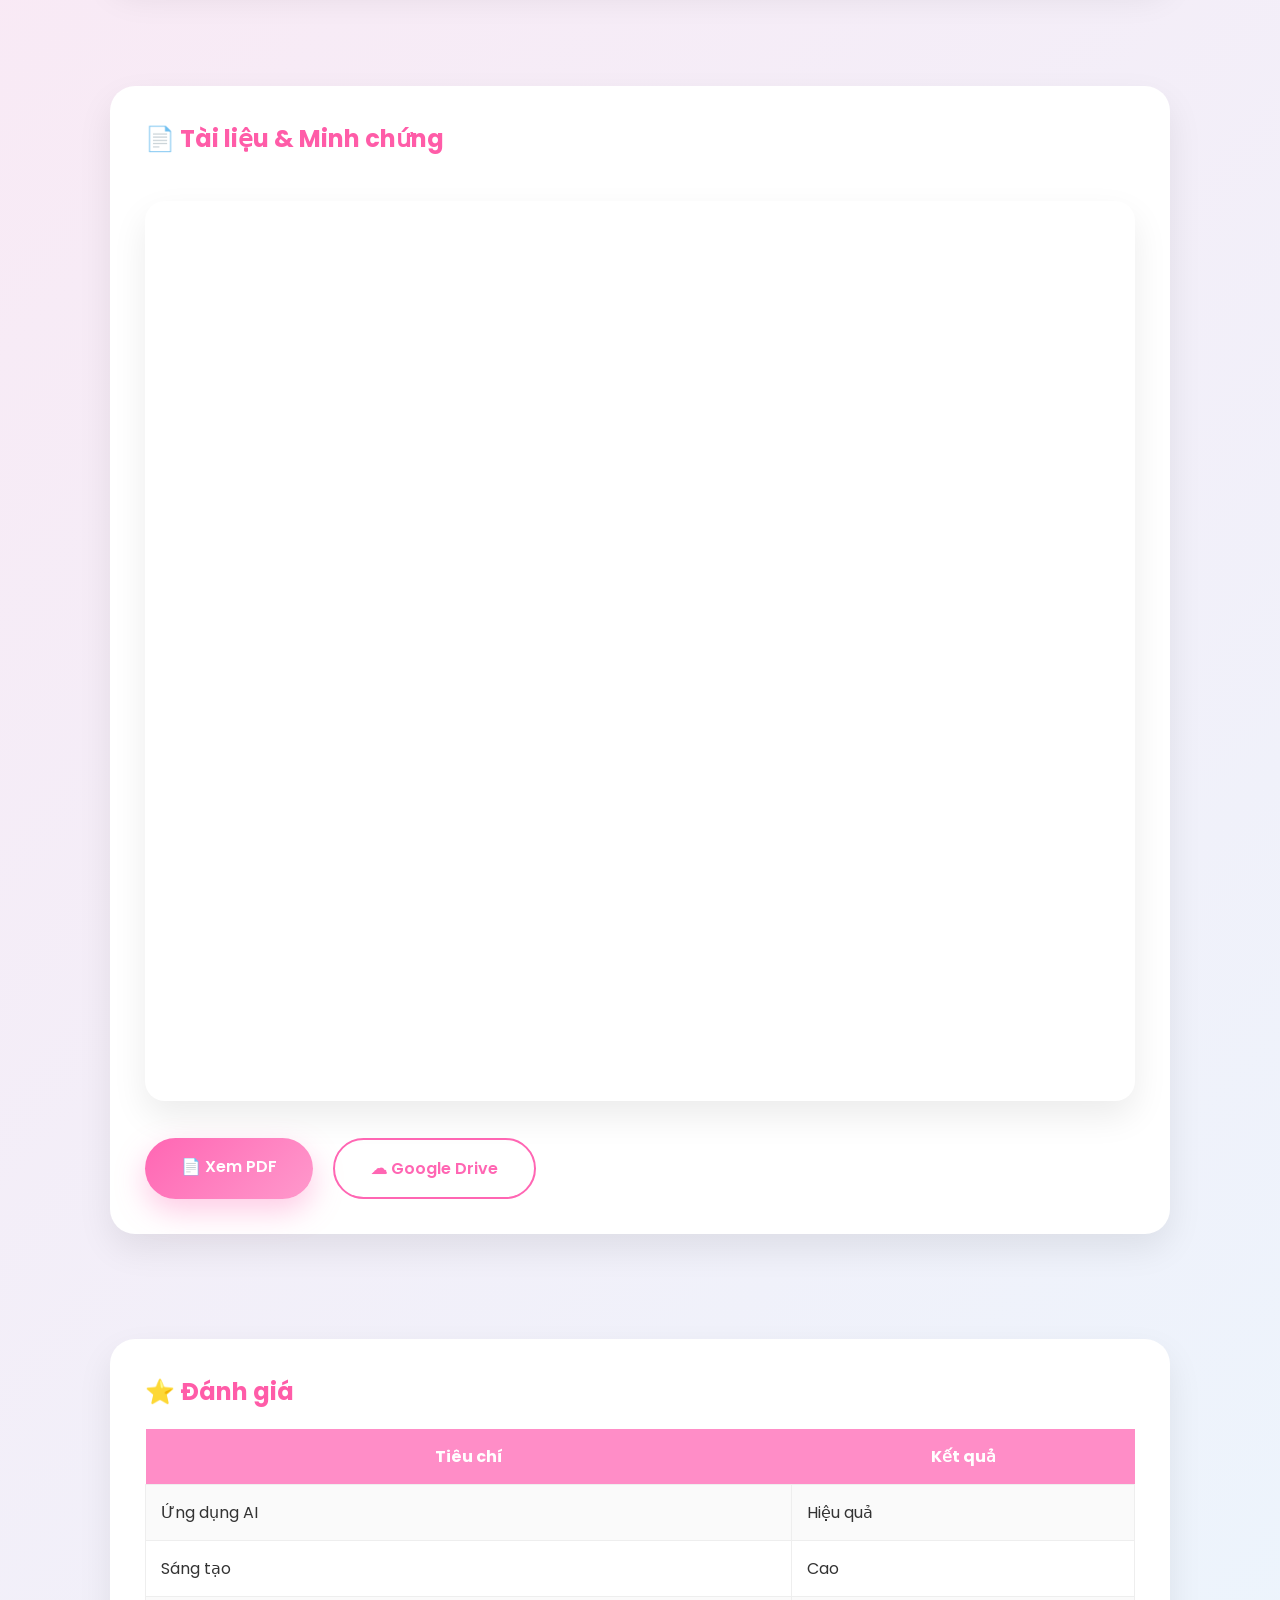
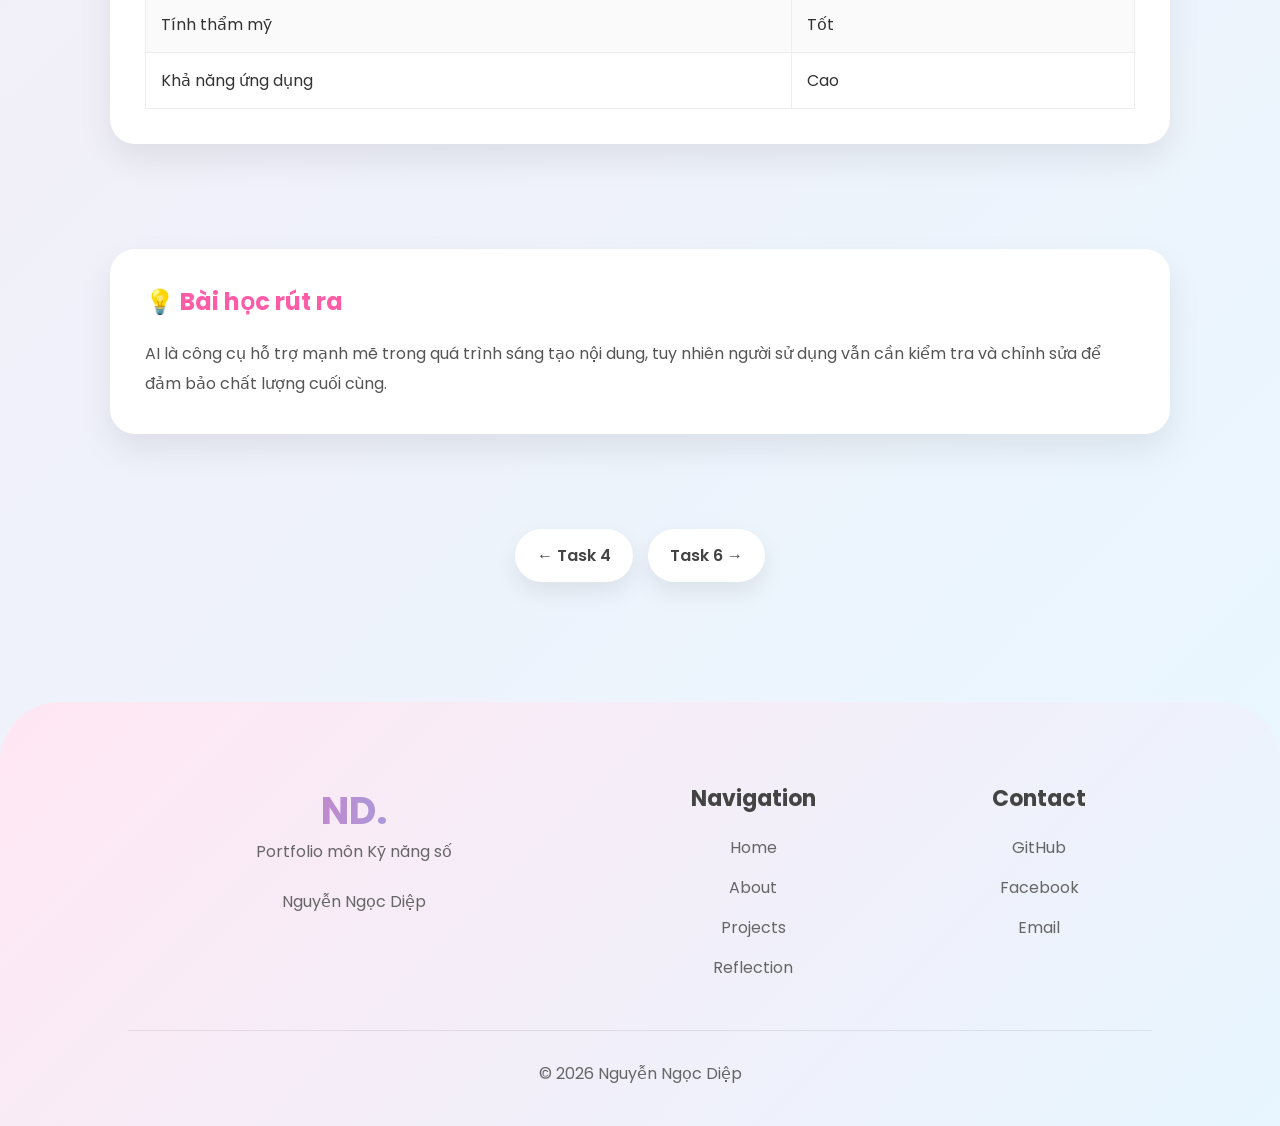
<file: tasks/task5.html>
<!DOCTYPE html>
<html lang="vi">

<head>

<meta charset="UTF-8">

<meta name="viewport" content="width=device-width, initial-scale=1.0">

<title>Task 5 | Nguyễn Ngọc Diệp</title>

<link rel="stylesheet" href="../css/style.css">
<link rel="stylesheet" href="../css/responsive.css">

</head>

<body>

<nav>

<div class="logo">ND.</div>

<ul class="nav-menu">

<li><a href="../index.html">Home</a></li>

<li><a href="../about.html">About</a></li>

<li><a href="../projects.html">Projects</a></li>

<li><a href="../reflection.html">Reflection</a></li>

<li><a href="../contact.html">Contact</a></li>

</ul>

<button class="hamburger" id="hamburger" aria-label="Toggle menu" aria-expanded="false">
<span></span>
<span></span>
<span></span>
</button>

<button id="themeToggle">🌙</button>

</nav>

<section class="task-hero">

<div class="task-number">

Task 05

</div>

<h1>Quản lý tệp và thư mục</h1>

<p>

Thiết kế hệ thống lưu trữ dữ liệu khoa học và xây dựng quy tắc đặt tên thống nhất.

</p>

</section>
<section class="task-navigation">

<a href="../projects.html" class="nav-btn">
🏠 Projects
</a>

<a href="task1.html" class="nav-btn-num">1</a>

<a href="task2.html" class="nav-btn-num">2</a>

<a href="task3.html" class="nav-btn-num">3</a>

<a href="task4.html" class="nav-btn-num">4</a>

<a href="task5.html" class="nav-btn-num active">5</a>

<a href="task6.html" class="nav-btn-num">6</a>

</section>
<section class="task-content">

<div class="task-box">

<h2>🎯 Mục tiêu</h2>

<p>

Nhiệm vụ này nhằm ứng dụng các công cụ AI tạo sinh để xây dựng một sản phẩm số hoàn chỉnh, đồng thời đánh giá hiệu quả của AI trong quá trình sáng tạo nội dung.

</p>

</div>

<div class="task-box">

<h2>🎨 Sản phẩm AI</h2>

<p>

Trong bài thực hành, mình đã sử dụng các công cụ AI để xây dựng nội dung, tạo hình ảnh và thiết kế sản phẩm. Sau đó tiến hành chỉnh sửa và hoàn thiện để đảm bảo tính chính xác và phù hợp với mục tiêu sử dụng.

</p>

<table class="portfolio-table">

<tr><th>Công cụ</th><th>Mục đích</th></tr>

<tr><td>ChatGPT</td><td>Tạo nội dung</td></tr>

<tr><td>Canva AI</td><td>Thiết kế</td></tr>

<tr><td>Gamma</td><td>Tạo slide</td></tr>

<tr><td>Designer</td><td>Tạo hình ảnh</td></tr>

</table>

</div>

<div class="task-box">

<h2>📄 Tài liệu & Minh chứng</h2>

<iframe src="../assets/documents/task5.pdf" class="pdf-frame"></iframe>

<div class="pdf-actions">

<a href="../assets/documents/task5.pdf" target="_blank" class="btn">📄 Xem PDF</a>

<a href="https://drive.google.com/drive/folders/1d_Uj8qzgw3Q4f6LKQxT0JH3C-YVU7NHR" target="_blank" class="btn2">☁ Google Drive</a>

</div>

</div>

<div class="task-box">

<h2>⭐ Đánh giá</h2>

<table class="portfolio-table">

<tr><th>Tiêu chí</th><th>Kết quả</th></tr>

<tr><td>Ứng dụng AI</td><td>Hiệu quả</td></tr>

<tr><td>Sáng tạo</td><td>Cao</td></tr>

<tr><td>Tính thẩm mỹ</td><td>Tốt</td></tr>

<tr><td>Khả năng ứng dụng</td><td>Cao</td></tr>

</table>

</div>

<div class="task-box">

<h2>💡 Bài học rút ra</h2>

<p>

AI là công cụ hỗ trợ mạnh mẽ trong quá trình sáng tạo nội dung, tuy nhiên người sử dụng vẫn cần kiểm tra và chỉnh sửa để đảm bảo chất lượng cuối cùng.

</p>

</div>

</section>
<section class="task-navigation">

<a class="nav-btn" href="task4.html">
← Task 4
</a>

<a class="nav-btn" href="task6.html">
Task 6 →
</a>

</section>
<footer>

<div class="footer-container">

<div>

<div class="footer-logo">

ND.

</div>

<p>

Portfolio môn Kỹ năng số

<br><br>

Nguyễn Ngọc Diệp

</p>

</div>

<div>

<h3 class="footer-title">

Navigation

</h3>

<div class="footer-links">

<a href="../index.html">Home</a>

<a href="../about.html">About</a>

<a href="../projects.html">Projects</a>

<a href="../reflection.html">Reflection</a>

</div>

</div>

<div>

<h3 class="footer-title">

Contact

</h3>

<div class="footer-links">

<a href="#">GitHub</a>

<a href="#">Facebook</a>

<a href="#">Email</a>

</div>

</div>

</div>

<div class="footer-bottom">

© 2026 Nguyễn Ngọc Diệp

</div>

</footer>

<button id="topBtn">

↑

</button>

<div class="lightbox">

<img>

</div>
<script src="../js/script.js"></script>
</body>

</html>
</file>
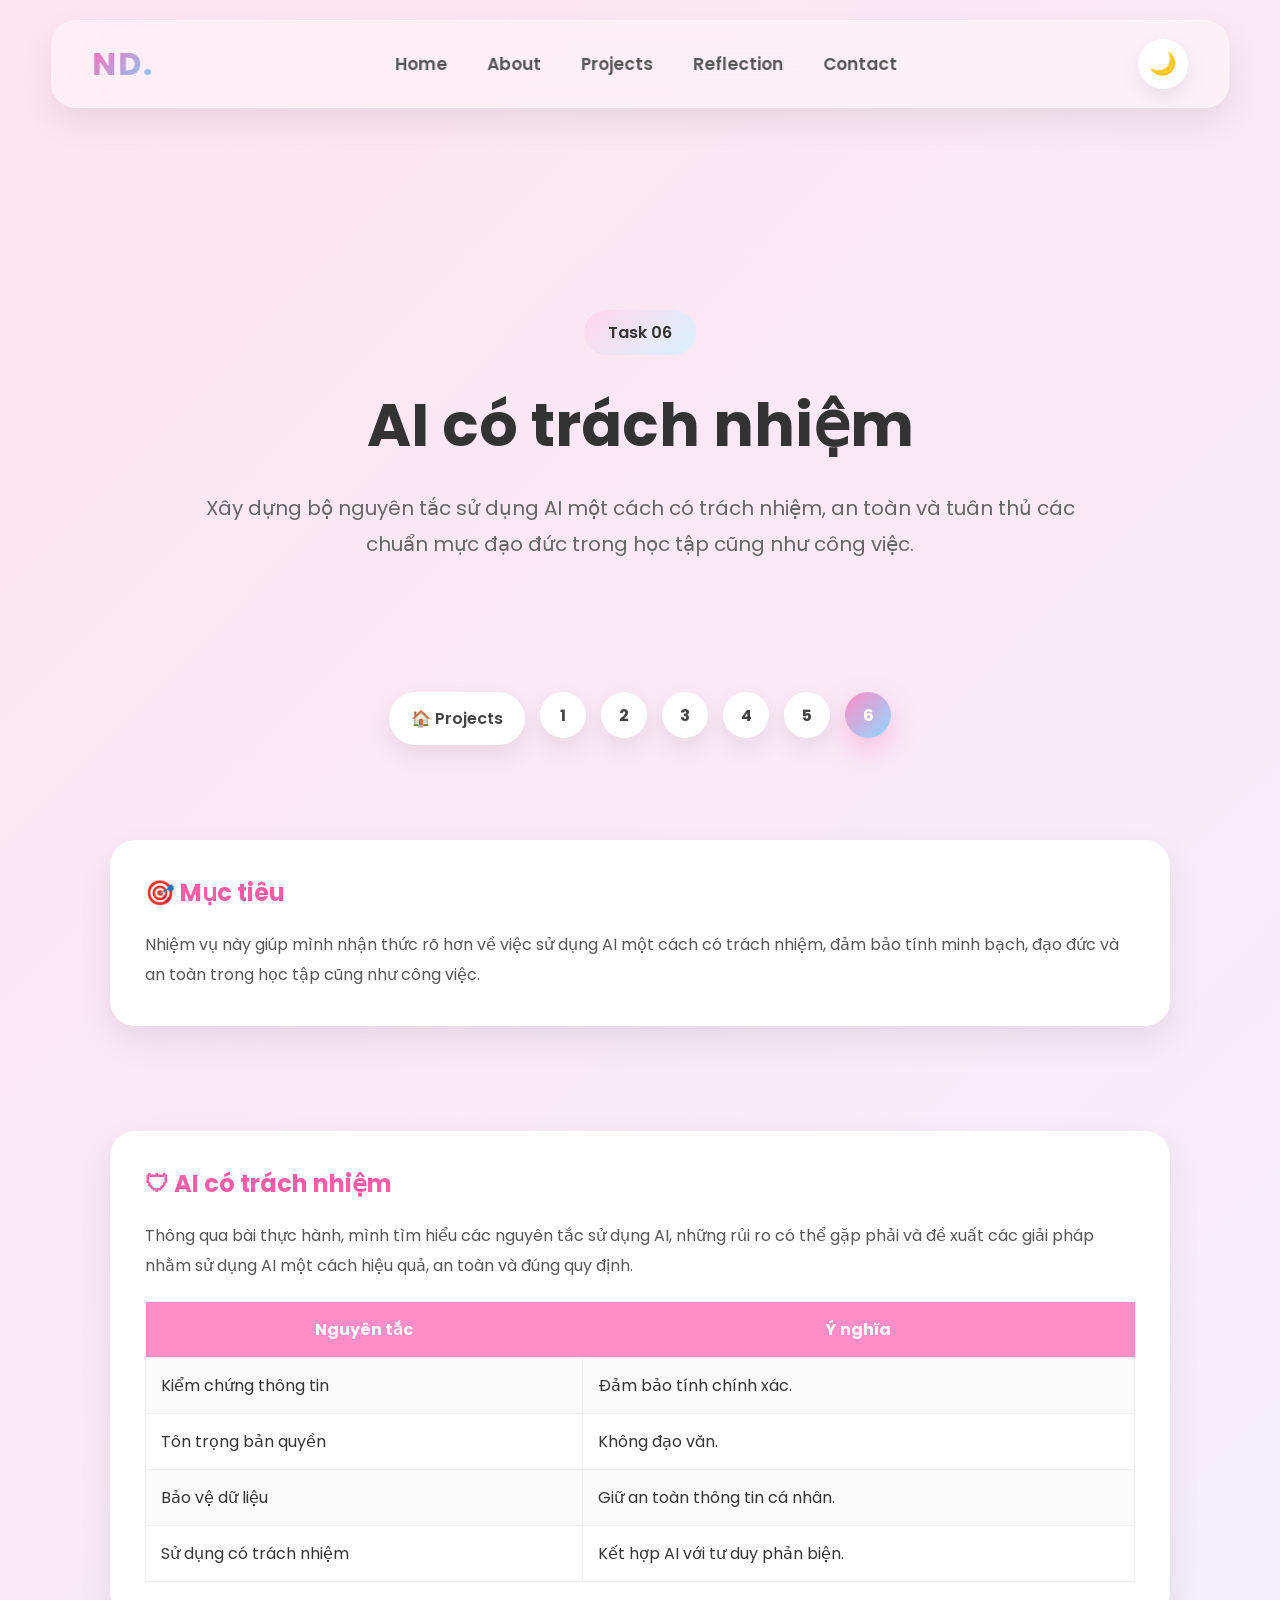
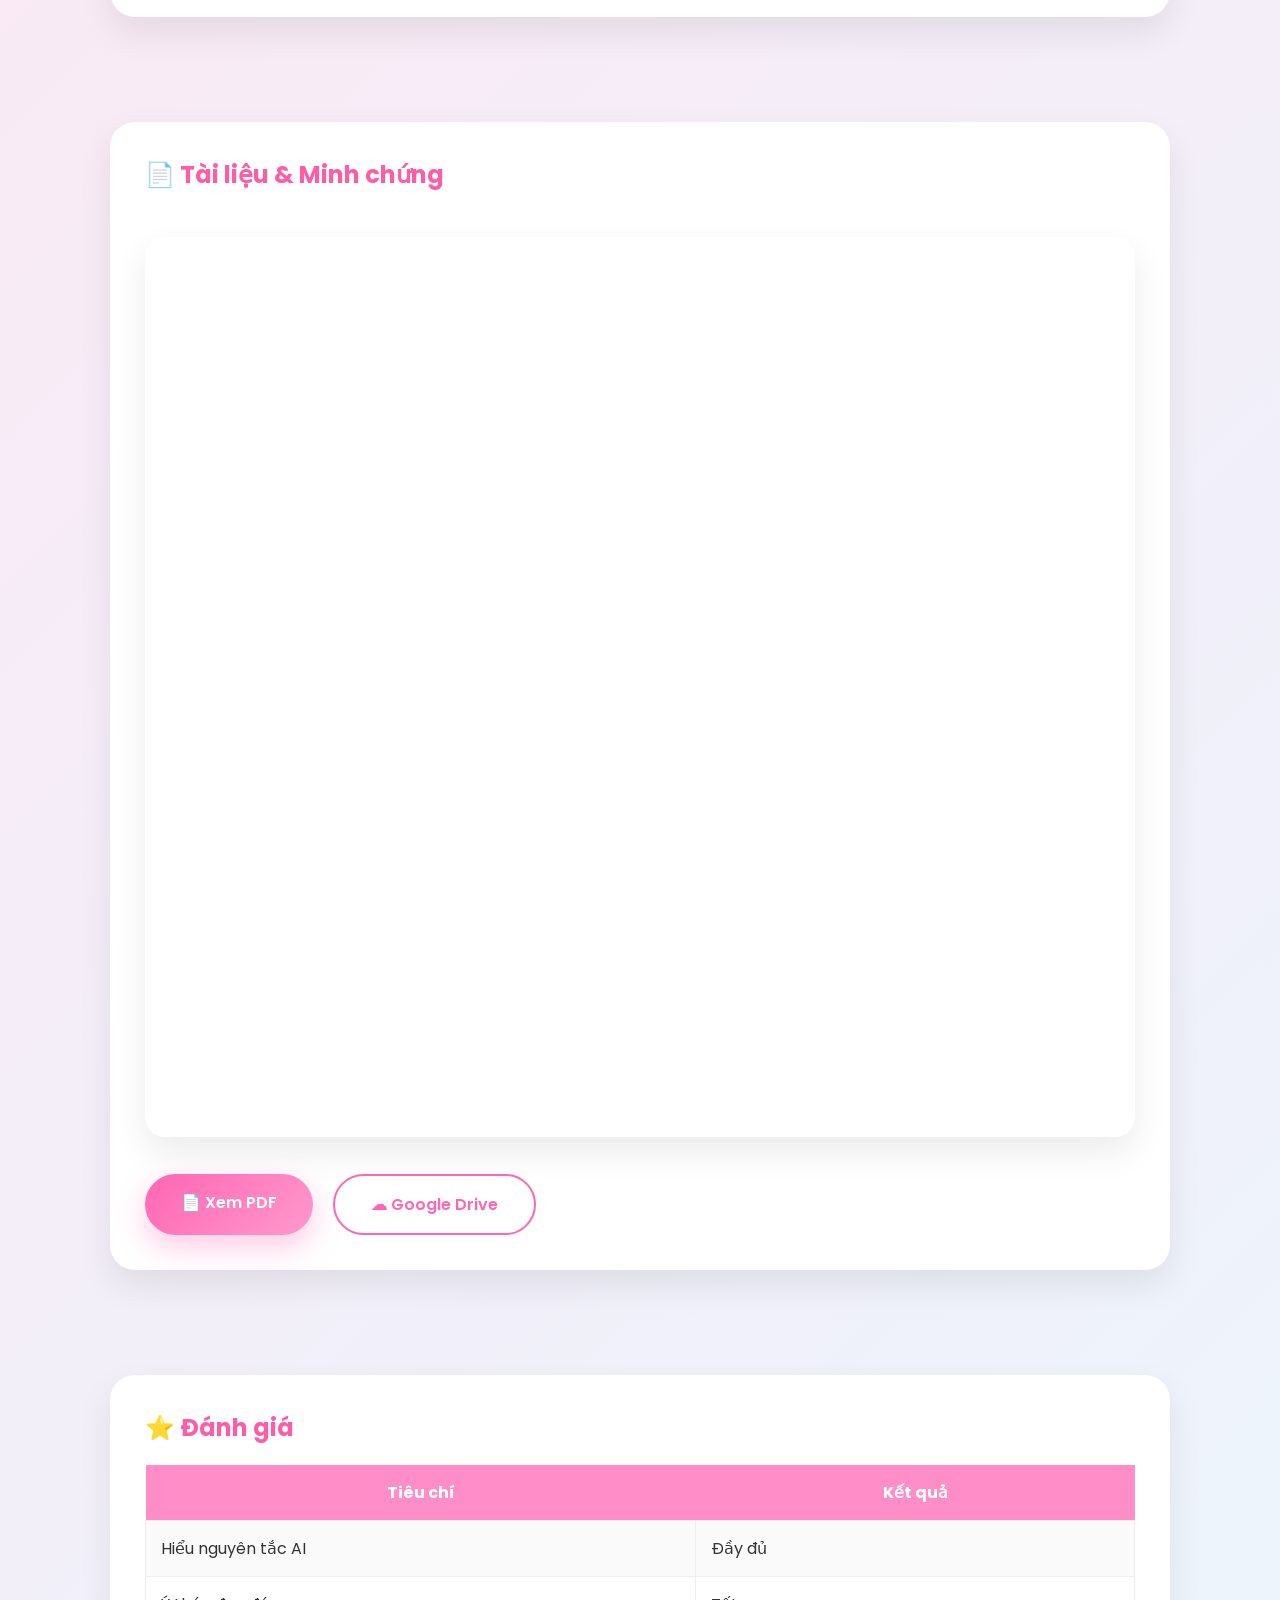
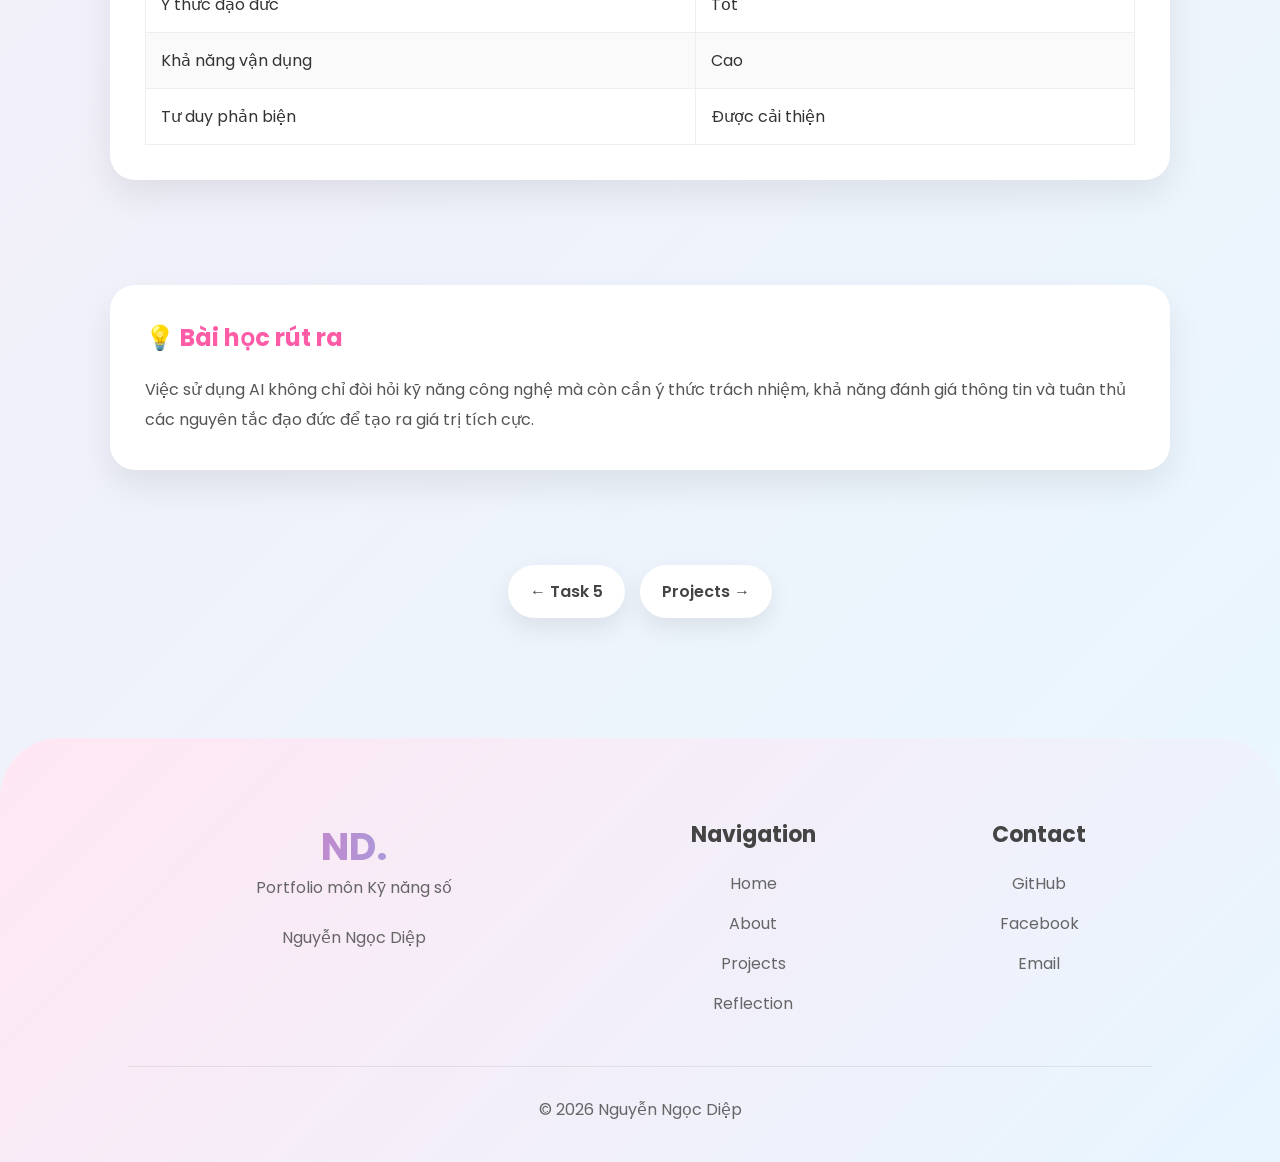
<file: tasks/task6.html>
<!DOCTYPE html>
<html lang="vi">

<head>

<meta charset="UTF-8">

<meta name="viewport" content="width=device-width, initial-scale=1.0">

<title>Task 6 | Nguyễn Ngọc Diệp</title>

<link rel="stylesheet" href="../css/style.css">
<link rel="stylesheet" href="../css/responsive.css">

</head>

<body>

<nav>

<div class="logo">ND.</div>

<ul class="nav-menu">

<li><a href="../index.html">Home</a></li>

<li><a href="../about.html">About</a></li>

<li><a href="../projects.html">Projects</a></li>

<li><a href="../reflection.html">Reflection</a></li>

<li><a href="../contact.html">Contact</a></li>

</ul>

<button class="hamburger" id="hamburger" aria-label="Toggle menu" aria-expanded="false">
<span></span>
<span></span>
<span></span>
</button>

<button id="themeToggle">🌙</button>

</nav>

<section class="task-hero">

<div class="task-number">

Task 06

</div>

<h1>AI có trách nhiệm</h1>

<p>

Xây dựng bộ nguyên tắc sử dụng AI một cách có trách nhiệm, an toàn và tuân thủ các chuẩn mực đạo đức trong học tập cũng như công việc.

</p>

</section>
<section class="task-navigation">

<a href="../projects.html" class="nav-btn">
🏠 Projects
</a>

<a href="task1.html" class="nav-btn-num">1</a>

<a href="task2.html" class="nav-btn-num">2</a>

<a href="task3.html" class="nav-btn-num">3</a>

<a href="task4.html" class="nav-btn-num">4</a>

<a href="task5.html" class="nav-btn-num">5</a>

<a href="task6.html" class="nav-btn-num active">6</a>

</section>
<section class="task-content">

<div class="task-box">

<h2>🎯 Mục tiêu</h2>

<p>

Nhiệm vụ này giúp mình nhận thức rõ hơn về việc sử dụng AI một cách có trách nhiệm, đảm bảo tính minh bạch, đạo đức và an toàn trong học tập cũng như công việc.

</p>

</div>

<div class="task-box">

<h2>🛡 AI có trách nhiệm</h2>

<p>

Thông qua bài thực hành, mình tìm hiểu các nguyên tắc sử dụng AI, những rủi ro có thể gặp phải và đề xuất các giải pháp nhằm sử dụng AI một cách hiệu quả, an toàn và đúng quy định.

</p>

<table class="portfolio-table">

<tr><th>Nguyên tắc</th><th>Ý nghĩa</th></tr>

<tr><td>Kiểm chứng thông tin</td><td>Đảm bảo tính chính xác.</td></tr>

<tr><td>Tôn trọng bản quyền</td><td>Không đạo văn.</td></tr>

<tr><td>Bảo vệ dữ liệu</td><td>Giữ an toàn thông tin cá nhân.</td></tr>

<tr><td>Sử dụng có trách nhiệm</td><td>Kết hợp AI với tư duy phản biện.</td></tr>

</table>

</div>

<div class="task-box">

<h2>📄 Tài liệu & Minh chứng</h2>

<iframe src="../assets/documents/task6.pdf" class="pdf-frame"></iframe>

<div class="pdf-actions">

<a href="../assets/documents/task6.pdf" target="_blank" class="btn">📄 Xem PDF</a>

<a href="https://drive.google.com/drive/folders/1d_Uj8qzgw3Q4f6LKQxT0JH3C-YVU7NHR" target="_blank" class="btn2">☁ Google Drive</a>

</div>

</div>

<div class="task-box">

<h2>⭐ Đánh giá</h2>

<table class="portfolio-table">

<tr><th>Tiêu chí</th><th>Kết quả</th></tr>

<tr><td>Hiểu nguyên tắc AI</td><td>Đầy đủ</td></tr>

<tr><td>Ý thức đạo đức</td><td>Tốt</td></tr>

<tr><td>Khả năng vận dụng</td><td>Cao</td></tr>

<tr><td>Tư duy phản biện</td><td>Được cải thiện</td></tr>

</table>

</div>

<div class="task-box">

<h2>💡 Bài học rút ra</h2>

<p>

Việc sử dụng AI không chỉ đòi hỏi kỹ năng công nghệ mà còn cần ý thức trách nhiệm, khả năng đánh giá thông tin và tuân thủ các nguyên tắc đạo đức để tạo ra giá trị tích cực.

</p>

</div>

</section>

<section class="task-navigation">

<a class="nav-btn" href="task5.html">
← Task 5
</a>

<a class="nav-btn" href="../projects.html">
Projects →
</a>

</section>
<footer>

<div class="footer-container">

<div>

<div class="footer-logo">

ND.

</div>

<p>

Portfolio môn Kỹ năng số

<br><br>

Nguyễn Ngọc Diệp

</p>

</div>

<div>

<h3 class="footer-title">

Navigation

</h3>

<div class="footer-links">

<a href="../index.html">Home</a>

<a href="../about.html">About</a>

<a href="../projects.html">Projects</a>

<a href="../reflection.html">Reflection</a>

</div>

</div>

<div>

<h3 class="footer-title">

Contact

</h3>

<div class="footer-links">

<a href="#">GitHub</a>

<a href="#">Facebook</a>

<a href="#">Email</a>

</div>

</div>

</div>

<div class="footer-bottom">

© 2026 Nguyễn Ngọc Diệp

</div>

</footer>

<button id="topBtn">

↑

</button>

<div class="lightbox">

<img>

</div>
<script src="../js/script.js"></script>
</body>

</html>
</file>
<file: css/style.css>
/* ==========================
   GOOGLE FONT
========================== */

@import url('https://fonts.googleapis.com/css2?family=Poppins:wght@300;400;500;600;700;800&display=swap');

/* ==========================
   RESET
========================== */

*{
    margin:0;
    padding:0;
    box-sizing:border-box;
}

body{

    font-family:'Poppins',sans-serif;

    background:linear-gradient(
        135deg,
        #FFE4F1 0%,
        #E8F8FF 100%
    );

    min-height:100vh;

    color:#333;

    padding-top:140px;
    overflow-x:hidden;
}

.hero-left{

    animation:slideLeft 1s ease;

}

.hero-right{

    animation:slideRight 1s ease;

}

@keyframes slideLeft{

from{

opacity:0;

transform:translateX(-60px);

}

to{

opacity:1;

transform:translateX(0);

}

}

@keyframes slideRight{

from{

opacity:0;

transform:translateX(60px);

}

to{

opacity:1;

transform:translateX(0);

}

}

/* ==========================
   NAVBAR
========================== */

nav{

    position:fixed;

    top:20px;

    left:50%;

    transform:translateX(-50%);

    width:92%;

    max-width:1350px;

    padding:18px 40px;

    display:flex;

    justify-content:space-between;

    align-items:center;

    border-radius:25px;

    background:rgba(255,255,255,.35);

    backdrop-filter:blur(20px);

    border:1px solid rgba(255,255,255,.4);

    box-shadow:0 15px 35px rgba(0,0,0,.08);

    transition:.35s;

    z-index:1000;

}

nav.scrolled{

    padding:14px 35px;

    background:rgba(255,255,255,.55);

    backdrop-filter:blur(30px);

}

.logo{

    font-size:32px;
    font-weight:700;
    letter-spacing:2px;

    background:linear-gradient(
        135deg,
        #ff69b4,
        #7dd3fc
    );

    background-clip:text;
    -webkit-background-clip:text;

    color:transparent;
    -webkit-text-fill-color:transparent;

}

nav ul{

    display:flex;

    list-style:none;

    gap:28px;

}

.nav-menu{

display:flex;

gap:40px;

list-style:none;

}

.nav-menu a{

position:relative;

text-decoration:none;

font-size:17px;

font-weight:600;

color:#555;

transition:.3s;

}

.nav-menu a:hover{

color:#ff5ca8;

}

.nav-menu a::after{

content:"";

position:absolute;

left:0;

bottom:-8px;

width:0;

height:3px;

border-radius:50px;

background:#ff5ca8;

transition:.35s;

}

.nav-menu a:hover::after{

width:100%;

}

nav ul li a:hover{

    color:#ff5ca8;

}

/* ==========================
   HERO SECTION
========================== */

.hero{
    max-width:1200px;
    margin:80px auto;
    display:flex;
    justify-content:space-between;
    align-items:center;
    gap:80px;
    padding:40px;
    position:relative;
    z-index:2;
}

.hero-left{
    flex:1;
}

.hero-right{
    flex:1;
    display:flex;
    justify-content:center;
}

.hello{
    font-size:24px;
    margin-bottom:15px;
}

.hero h1{
    font-size:70px;
    line-height:1.1;
}

.hero h2{
    font-size:42px;
    color:#ff5ca8;
    margin:20px 0;
}

.description{
    font-size:22px;
    line-height:1.8;
    max-width:650px;
}

/* ==========================
   AVATAR
========================== */

.avatar{

    width:360px;
    height:360px;

    border-radius:50%;

    background:rgba(255,255,255,.35);

    backdrop-filter:blur(20px);

    border:2px solid rgba(255,255,255,.5);

    box-shadow:
        0 20px 60px rgba(255,105,180,.25),
        0 20px 60px rgba(0,180,255,.15);

    display:flex;
    justify-content:center;
    align-items:center;

    font-size:120px;
    font-weight:700;

    color:#ff5ca8;

}

/* ==========================
   BUTTON
========================== */

.hero-button{
    display:flex;
    gap:20px;
    margin-top:40px;
}

.btn,
.btn2{

    padding:16px 36px;

    border-radius:50px;

    text-decoration:none;

    font-weight:600;

    transition:.35s;

}

.btn{

    background:linear-gradient(
        135deg,
        #ff66b3,
        #ff99cc
    );

    color:white;

    box-shadow:0 12px 30px rgba(255,105,180,.35);

}

.btn:hover{

    transform:translateY(-6px);

}

.btn2{

    border:2px solid #ff66b3;

    color:#ff66b3;

}

.btn2:hover{

    background:#ff66b3;

    color:white;

}

/*==========================
ANIMATED BLOBS
==========================*/

.blob{

position:fixed;

border-radius:50%;

filter:blur(90px);

z-index:-2;

opacity:.6;

animation:blobMove 18s ease-in-out infinite;

}

.blob1{

width:350px;
height:350px;

background:#ff9fcf;

top:-120px;
left:-120px;

}

.blob2{

width:420px;
height:420px;

background:#9ed8ff;

top:180px;
right:-140px;

animation-delay:2s;

}

.blob3{

width:300px;
height:300px;

background:#ffc7e8;

bottom:-120px;
left:35%;

animation-delay:4s;

}

.blob4{

width:260px;
height:260px;

background:#bfe9ff;

bottom:80px;
right:15%;

animation-delay:6s;

}

.blob5{

width:180px;
height:180px;

background:#ffffff;

top:45%;
left:12%;

animation-delay:8s;

}

@keyframes blobMove{

0%{

transform:translate(0,0) scale(1);

}

25%{

transform:translate(60px,-40px) scale(1.12);

}

50%{

transform:translate(-50px,40px) scale(.9);

}

75%{

transform:translate(40px,60px) scale(1.05);

}

100%{

transform:translate(0,0) scale(1);

}

}

.theme-btn{

    width:48px;

    height:48px;

    border:none;

    border-radius:50%;

    cursor:pointer;

    background:white;

    font-size:20px;

    transition:.3s;

    box-shadow:
        0 8px 20px rgba(0,0,0,.08);

}

.theme-btn:hover{

    transform:rotate(20deg);

}

/*==========================
PROJECTS PAGE
==========================*/

.projects{

    max-width:1200px;

    margin:120px auto;

    padding:20px;

}

.projects h1{

    font-size:56px;

    text-align:center;

    color:#ff5ca8;

    margin-bottom:20px;

}

.projects>p{

    text-align:center;

    max-width:700px;

    margin:auto;

    font-size:18px;

    line-height:1.8;

    color:#555;

    margin-bottom:60px;

}


/*==========================
BACK TO TOP
==========================*/

#backToTop{

    position:fixed;

    right:30px;

    bottom:30px;

    width:60px;

    height:60px;

    border:none;

    border-radius:50%;

    cursor:pointer;

    background:linear-gradient(135deg,#ff7eb3,#7dd3fc);

    color:white;

    font-size:24px;

    box-shadow:0 15px 35px rgba(0,0,0,.18);

    opacity:0;

    visibility:hidden;

    transition:.35s;

    z-index:999;

}

#backToTop.show{

    opacity:1;

    visibility:visible;

}

#backToTop:hover{

    transform:translateY(-6px) scale(1.08);

}

/*========== BADGE ==========*/

.badge{

display:inline-block;

padding:10px 20px;

border-radius:50px;

background:white;

margin-bottom:25px;

font-weight:600;

box-shadow:0 8px 20px rgba(0,0,0,.08);

}

/*========== STATS ==========*/

.stats{

max-width:1200px;

margin:80px auto;

display:grid;

grid-template-columns:repeat(4,1fr);

gap:25px;

}

.stat{

background:rgba(255,255,255,.45);

backdrop-filter:blur(20px);

padding:35px;

border-radius:20px;

text-align:center;

box-shadow:0 15px 35px rgba(0,0,0,.08);

transition:.4s;

}

.stat:hover{

transform:translateY(-10px);

}

.stat h2{

font-size:42px;

color:#ff5ca8;

margin-bottom:10px;

}

/*========== FOOTER ==========*/

footer{

margin-top:120px;

padding:40px;

text-align:center;

color:#666;

}

.hero{

    min-height:90vh;

    display:flex;

    justify-content:space-between;

    align-items:center;

    max-width:1300px;

    margin:auto;

    gap:80px;

}

.hero-tag{

    display:inline-block;

    padding:10px 22px;

    border-radius:50px;

    background:white;

    color:#ff5ca8;

    font-weight:600;

    margin-bottom:25px;

    box-shadow:0 10px 25px rgba(0,0,0,.08);

}

.hero h1{

    font-size:82px;

    line-height:1.05;

}

.hero h2{

    margin:20px 0;

    font-size:36px;

    color:#5d9fff;

}

.description{

    font-size:20px;

    line-height:1.9;

    color:#666;

    margin-top:25px;

}

.glass-circle{

    width:480px;

    height:480px;

    border-radius:50%;

    background:rgba(255,255,255,.35);

    backdrop-filter:blur(30px);

    border:2px solid rgba(255,255,255,.5);

    display:flex;

    justify-content:center;

    align-items:center;

    box-shadow:

    0 25px 80px rgba(255,105,180,.2),

    0 25px 80px rgba(125,211,252,.2);

    animation:float 5s ease-in-out infinite;

}

.glass-circle img{

    width:88%;

    border-radius:50%;

}

@keyframes float{

0%{

transform:translateY(0);

}

50%{

transform:translateY(-18px);

}

100%{

transform:translateY(0);

}

}

/*==========================
SCROLL PROGRESS
==========================*/

#progress-bar{

    position:fixed;

    top:0;

    left:0;

    width:0%;

    height:5px;

    background:linear-gradient(90deg,#ff7eb3,#7dd3fc);

    z-index:9999;

}

/*==========================
CURSOR GLOW
==========================*/

.cursor-glow{

    position:fixed;

    width:260px;

    height:260px;

    border-radius:50%;

    background:radial-gradient(circle,
    rgba(255,182,217,.28),
    rgba(158,216,255,.18),
    transparent 70%);

    pointer-events:none;

    transform:translate(-50%,-50%);

    z-index:-1;

    transition:.08s linear;

}

/*==========================
REVEAL
==========================*/

.reveal{

opacity:0;

transform:translateY(80px);

transition:1s;

}

.reveal.active{

opacity:1;

transform:translateY(0);

}


.project-card::after{

content:"";

position:absolute;

top:-150%;

left:-60%;

width:45%;

height:320%;

background:rgba(255,255,255,.35);

transform:rotate(25deg);

transition:.8s;

}

.project-card:hover::after{

left:140%;

}

/*==========================
LOADER
==========================*/

#loader{

position:fixed;

top:0;

left:0;

width:100%;

height:100%;

background:linear-gradient(135deg,#fff8fc,#eef9ff);

display:flex;

flex-direction:column;

justify-content:center;

align-items:center;

z-index:99999;

transition:1s;

}

.loader-logo{

width:120px;

height:120px;

border-radius:50%;

background:linear-gradient(135deg,#ff8dc7,#8ed8ff);

display:flex;

justify-content:center;

align-items:center;

font-size:42px;

font-weight:700;

color:white;

animation:spin 2s infinite linear;

}

@keyframes spin{

100%{

transform:rotate(360deg);

}

}

#loader.hide{

opacity:0;

visibility:hidden;

}

#themeToggle{

width:50px;

height:50px;

border-radius:50%;

border:none;

cursor:pointer;

font-size:22px;

background:white;

box-shadow:0 8px 20px rgba(0,0,0,.08);

transition:.3s;

}

.dark{

background:#121212;

color:white;

}

.dark nav{

background:rgba(20,20,20,.55);

}

.dark .project-card{

background:rgba(35,35,35,.6);

color:white;

}

.dark .stat{

background:rgba(35,35,35,.6);

color:white;

}

.dark footer{

background:linear-gradient(135deg,#1a1a2e,#16213e);

color:#cfcfcf;

}

.dark .footer-title{

color:#eee;

}

.dark .footer-links a{

color:#b8b8c2;

}

.dark .footer-links a:hover{

color:#ff8dc7;

}

.dark .footer-bottom{

color:#999;

border-top-color:rgba(255,255,255,.08);

}

/* Chữ nằm trực tiếp trên nền tối (không có khung card) */

.dark .nav-menu a{

color:#e8e8e8;

}

.dark .description,
.dark .section-description,
.dark .task-hero p,
.dark .about-right p,
.dark .reflection-intro,
.dark .contact-intro,
.dark .projects>p,
.dark .skill-bar-label,
.dark .project-info{

color:#c9c9c9;

}

/* Card kính mờ (glass) bị chìm màu vì nền trắng trong suốt đè lên nền tối */

.dark .overview-card,
.dark .reflect-stat{

background:rgba(255,255,255,.06);

border-color:rgba(255,255,255,.12);

}

.dark .overview-card h3{

color:#f2f2f2;

}

.dark .overview-card p,
.dark .reflect-stat p{

color:#c9c9c9;

}

/*==========================
SCROLLBAR
==========================*/

::-webkit-scrollbar{

width:12px;

}

::-webkit-scrollbar-track{

background:#eef8ff;

}

::-webkit-scrollbar-thumb{

background:linear-gradient(#ff8dc7,#8ed8ff);

border-radius:30px;

}

::-webkit-scrollbar-thumb:hover{

background:linear-gradient(#ff69b4,#66cfff);

}

.tag{

display:inline-block;

padding:8px 18px;

border-radius:50px;

background:linear-gradient(135deg,#ffd6eb,#d8f0ff);

font-size:14px;

font-weight:600;

margin-bottom:20px;

}


/*==========================
TASK PAGE
==========================*/

.task-hero{

padding-top:170px;

padding-bottom:90px;

text-align:center;

max-width:900px;

margin:auto;

}

.task-number{

display:inline-block;

padding:10px 24px;

border-radius:40px;

background:linear-gradient(135deg,#ffd7ea,#d9f2ff);

font-weight:600;

margin-bottom:25px;

}

.task-hero h1{

font-size:60px;

margin-bottom:20px;

}

.task-hero p{

font-size:20px;

line-height:1.8;

color:#666;

}

.task-content{

max-width:1100px;

margin:auto;

padding:20px;

display:grid;

gap:35px;

}

.task-box{

background:white;

padding:40px;

border-radius:25px;

box-shadow:0 20px 45px rgba(0,0,0,.08);

transition:.35s;

}

.task-box:hover{

transform:translateY(-8px);

}

.task-box h2{

margin-bottom:20px;

color:#ff5ca8;

}

.gallery{

display:grid;

grid-template-columns:repeat(auto-fit,minmax(250px,1fr));

gap:20px;

margin-top:25px;

}

.gallery img{

width:100%;

border-radius:18px;

cursor:pointer;

transition:.35s;

}

.gallery img:hover{

transform:scale(1.05);

}

.next-task{

text-align:center;

margin:80px;

}

.next-task a{

padding:18px 35px;

border-radius:50px;

background:linear-gradient(135deg,#ff8dc7,#8ed8ff);

color:white;

text-decoration:none;

font-weight:600;

font-size:18px;

}

/*==========================
TASK NAVIGATION
==========================*/


/*==========================
ABOUT PAGE
==========================*/

.about-page{

max-width:1200px;

margin:160px auto 80px;

display:grid;

grid-template-columns:380px 1fr;

gap:70px;

align-items:center;

padding:20px;

}

.about-left img{

width:100%;

border-radius:30px;

box-shadow:0 25px 60px rgba(0,0,0,.12);

}

.about-right h1{

font-size:58px;

margin:15px 0;

}

.about-right h3{

color:#6aaeff;

margin-bottom:25px;

}

.about-right p{

line-height:1.9;

font-size:18px;

color:#666;

}

.about-info{

display:grid;

grid-template-columns:repeat(2,1fr);

gap:25px;

margin-top:40px;

}

.info-card{

background:white;

padding:28px;

border-radius:22px;

box-shadow:0 15px 40px rgba(0,0,0,.08);

transition:.35s;

}

.info-card:hover{

transform:translateY(-8px);

}

.skills{

max-width:1000px;

margin:100px auto;

padding:20px;

}

.section-title{

text-align:center;

font-size:42px;

margin-bottom:60px;

}

.skill{

margin-bottom:35px;

}

.skill-name{

display:flex;

justify-content:space-between;

margin-bottom:10px;

font-weight:600;

}

.progress{

height:15px;

background:#ececec;

border-radius:30px;

overflow:hidden;

}

.progress-bar{

height:100%;

border-radius:30px;

background:linear-gradient(90deg,#ff8dc7,#8ed8ff);

}

/*==========================
REFLECTION
==========================*/

.reflection-page{

max-width:1000px;

margin:160px auto;

padding:20px;

text-align:center;

}

.reflection-page h1{

font-size:56px;

margin:20px 0;

}

.reflection-intro{

font-size:20px;

line-height:1.9;

color:#666;

margin-bottom:70px;

}

.timeline{

position:relative;

margin-top:30px;

}

.timeline::before{

content:"";

position:absolute;

left:35px;

top:0;

bottom:0;

width:4px;

background:linear-gradient(#ff8dc7,#8ed8ff);

z-index:1;

}

.timeline-item{

display:flex;

gap:30px;

margin-bottom:60px;

align-items:flex-start;

text-align:left;

}

.circle{

width:70px;

height:70px;

border-radius:50%;

background:linear-gradient(135deg,#ff8dc7,#8ed8ff);

display:flex;

justify-content:center;

align-items:center;

font-size:26px;

font-weight:bold;

color:white;

flex-shrink:0;

position:relative;

z-index:2;

}

.timeline-content{

background:white;

padding:30px;

border-radius:20px;

box-shadow:0 15px 40px rgba(0,0,0,.08);

width:100%;

transition:.35s;

}

.timeline-content:hover{

transform:translateY(-6px);

}

.timeline-content h3{

margin-bottom:15px;

color:#ff5ca8;

}

.timeline-content p{

line-height:1.8;

color:#666;

}

/*==========================
REFLECTION - STATS
==========================*/

.reflect-stats{

display:grid;

grid-template-columns:repeat(4,1fr);

gap:25px;

margin-bottom:80px;

}

.reflect-stat{

background:rgba(255,255,255,.6);

backdrop-filter:blur(10px);

border:1px solid rgba(255,255,255,.6);

border-radius:22px;

padding:30px 15px;

box-shadow:0 15px 35px rgba(0,0,0,.06);

transition:.35s;

}

.reflect-stat:hover{

transform:translateY(-8px);

}

.reflect-stat h2{

font-size:36px;

background:linear-gradient(135deg,#ff5ca8,#4fb8ef);

-webkit-background-clip:text;

-webkit-text-fill-color:transparent;

background-clip:text;

margin-bottom:8px;

}

.reflect-stat p{

font-size:14px;

color:#777;

font-weight:600;

}

/*==========================
REFLECTION - SKILL BARS
==========================*/

.skills-section{

margin-bottom:90px;

text-align:left;

}

.skill-bar-item{

margin-bottom:26px;

}

.skill-bar-label{

display:flex;

justify-content:space-between;

font-weight:600;

margin-bottom:10px;

color:#444;

}

.skill-bar-track{

width:100%;

height:14px;

border-radius:20px;

background:rgba(0,0,0,.06);

overflow:hidden;

}

.skill-bar-fill{

height:100%;

border-radius:20px;

background:linear-gradient(90deg,#ff8dc7,#8ed8ff);

transition:width 1.2s ease;

}

/*==========================
REFLECTION - QUOTE
==========================*/

.reflect-quote{

margin-top:80px;

padding:50px 40px;

border-radius:25px;

background:linear-gradient(135deg,#ff8dc7,#8ed8ff);

color:#fff;

text-align:center;

box-shadow:0 25px 60px rgba(255,105,180,.25);

}

.reflect-quote p{

font-size:22px;

font-style:italic;

line-height:1.7;

margin-bottom:18px;

}

.reflect-quote span{

font-weight:700;

font-size:16px;

opacity:.9;

}

/*==========================
CONTACT
==========================*/

.contact-page{

max-width:1100px;

margin:160px auto;

padding:20px;

text-align:center;

}

.contact-page h1{

font-size:56px;

margin:20px 0;

}

.contact-intro{

font-size:20px;

line-height:1.8;

color:#666;

margin-bottom:60px;

}

.contact-grid{

display:grid;

grid-template-columns:repeat(auto-fit,minmax(230px,1fr));

gap:25px;

margin-bottom:60px;

}

.contact-card{

background:white;

padding:35px;

border-radius:22px;

box-shadow:0 15px 40px rgba(0,0,0,.08);

transition:.35s;

}

.contact-card:hover{

transform:translateY(-8px);

}

.contact-card h2{

margin-bottom:15px;

color:#ff5ca8;

}

.contact-form{

display:flex;

flex-direction:column;

gap:20px;

max-width:700px;

margin:auto;

}

.contact-form input,
.contact-form textarea{

padding:18px;

border:none;

border-radius:18px;

background:white;

box-shadow:0 10px 30px rgba(0,0,0,.08);

font-size:16px;

outline:none;

}

.contact-form button{

padding:18px;

border:none;

border-radius:50px;

background:linear-gradient(135deg,#ff8dc7,#8ed8ff);

color:white;

font-size:18px;

font-weight:600;

cursor:pointer;

transition:.35s;

}

.contact-form button:hover{

transform:translateY(-5px);

box-shadow:0 15px 35px rgba(255,105,180,.25);

}

.task-list{

margin-top:20px;

padding-left:25px;

line-height:2;

}

.portfolio-table{

width:100%;

border-collapse:collapse;

margin-top:20px;

}

.portfolio-table th{

background:#ff8dc7;

color:white;

padding:15px;

}

.portfolio-table td{

padding:15px;

border:1px solid #eee;

}

.portfolio-table tr:nth-child(even){

background:#fafafa;

}

.projects-page{

max-width:1200px;

margin:160px auto;

padding:20px;

text-align:center;

}

.projects-page h1{

font-size:56px;

margin-bottom:20px;

}


/*==========================
TASK TIMELINE
==========================*/

.timeline-task{

margin-top:35px;

display:flex;

flex-direction:column;

gap:30px;

}

.timeline-step{

display:flex;

gap:20px;

align-items:flex-start;

}

.step-number{

width:55px;

height:55px;

border-radius:50%;

background:linear-gradient(135deg,#ff8dc7,#8ed8ff);

display:flex;

justify-content:center;

align-items:center;

color:white;

font-weight:bold;

font-size:20px;

flex-shrink:0;

}

.skill-result{

margin-top:40px;

}

.skill-item{

margin-top:25px;

}

.skill-item span{

display:block;

margin-bottom:8px;

font-weight:600;

}

.self-evaluate{

margin-top:45px;

padding:30px;

border-radius:20px;

background:linear-gradient(135deg,#fff0f7,#eef9ff);

border-left:6px solid #ff8dc7;

}

.code-box{

background:#1e293b;

color:#fff;

padding:25px;

border-radius:18px;

margin:25px 0;

overflow:auto;

}

.code-box pre{

white-space:pre-wrap;

font-family:Consolas,monospace;

line-height:1.8;

}

.task-box{

background:#fff;

padding:35px;

margin:35px 0;

border-radius:25px;

box-shadow:0 15px 35px rgba(0,0,0,.08);

}

.task-box h2{

color:#ff5ca8;

margin-bottom:20px;

}

.task-box p{

line-height:1.9;

color:#555;

}

.gallery{

display:grid;

grid-template-columns:repeat(auto-fit,minmax(250px,1fr));

gap:20px;

margin-top:25px;

}

.gallery img{

width:100%;

border-radius:15px;

transition:.35s;

cursor:pointer;

}

.gallery img:hover{

transform:scale(1.05);

}

/*======================================================
FOOTER
======================================================*/

footer{

margin-top:120px;

padding:80px 10% 40px;

background:linear-gradient(135deg,#ffe7f3,#e7f6ff);

border-top-left-radius:60px;

border-top-right-radius:60px;

}

.footer-container{

display:grid;

grid-template-columns:2fr 1fr 1fr;

gap:60px;

}

.footer-logo{

font-size:38px;

font-weight:700;

background:linear-gradient(90deg,#ff5ca8,#6bc7ff);

-webkit-background-clip:text;

-webkit-text-fill-color:transparent;

}

.footer-title{

font-size:22px;

margin-bottom:20px;

color:#444;

}

.footer-links{

display:flex;

flex-direction:column;

gap:15px;

}

.footer-links a{

text-decoration:none;

color:#666;

transition:.3s;

}

.footer-links a:hover{

padding-left:8px;

color:#ff5ca8;

}

.footer-bottom{

margin-top:50px;

padding-top:30px;

border-top:1px solid rgba(0,0,0,.08);

text-align:center;

color:#666;

}

/*======================================================
LIGHTBOX
======================================================*/

.lightbox{

position:fixed;

left:0;

top:0;

width:100%;

height:100%;

background:rgba(0,0,0,.88);

display:none;

justify-content:center;

align-items:center;

z-index:9999;

}

.lightbox img{

max-width:90%;

max-height:90%;

border-radius:20px;

box-shadow:0 25px 60px rgba(0,0,0,.5);

animation:zoom .35s;

}

@keyframes zoom{

from{

transform:scale(.8);

opacity:0;

}

to{

transform:scale(1);

opacity:1;

}

}

/*======================================================
DOWNLOAD BUTTON
======================================================*/

.download-area{

margin-top:40px;

display:flex;

gap:20px;

flex-wrap:wrap;

}

.download-btn{

padding:15px 30px;

border-radius:50px;

background:linear-gradient(135deg,#ff8dc7,#8ed8ff);

color:white;

text-decoration:none;

font-weight:600;

transition:.35s;

box-shadow:0 15px 35px rgba(0,0,0,.1);

}

.download-btn:hover{

transform:translateY(-5px);

}

/*======================================================
BACK TO TOP
======================================================*/

#topBtn{

position:fixed;

right:30px;

bottom:30px;

width:60px;

height:60px;

border:none;

border-radius:50%;

background:linear-gradient(135deg,#ff8dc7,#8ed8ff);

color:white;

font-size:26px;

cursor:pointer;

display:none;

z-index:999;

box-shadow:0 20px 40px rgba(0,0,0,.15);

transition:.35s;

}

#topBtn:hover{

transform:translateY(-8px);

}

/*======================================================
RESPONSIVE
======================================================*/

/*==========================
HOME - OVERVIEW (TASK CARDS)
==========================*/

.overview{
max-width:1200px;
margin:140px auto;
padding:0 20px;
text-align:center;
}

.section-description{
max-width:700px;
margin:0 auto 60px;
font-size:18px;
line-height:1.8;
color:#666;
}

.overview-grid{
display:grid;
grid-template-columns:repeat(3,1fr);
gap:30px;
}

.overview-card{
display:block;
text-align:left;
text-decoration:none;
color:#333;
position:relative;
overflow:hidden;
background:rgba(255,255,255,.55);
backdrop-filter:blur(15px);
border:1px solid rgba(255,255,255,.6);
border-radius:25px;
padding:40px 30px;
transition:.4s ease;
box-shadow:0 15px 40px rgba(0,0,0,.06);
}

.overview-card::before{
content:"";
position:absolute;
top:-60px;
right:-60px;
width:140px;
height:140px;
background:linear-gradient(135deg,rgba(255,141,199,.3),rgba(142,216,255,.3));
border-radius:50%;
transition:.5s;
}

.overview-card:hover{
transform:translateY(-10px);
box-shadow:0 25px 60px rgba(255,105,180,.2);
border-color:rgba(255,141,199,.6);
}

.overview-card:hover::before{
transform:scale(1.6);
}

.overview-card h2{
width:70px;
height:70px;
display:flex;
align-items:center;
justify-content:center;
font-size:32px;
margin-bottom:20px;
background:linear-gradient(135deg,#ff8dc7,#8ed8ff);
border-radius:50%;
box-shadow:0 10px 25px rgba(255,105,180,.25);
}

.overview-card h3{
font-size:22px;
font-weight:700;
margin-bottom:10px;
}

.overview-card p{
font-size:15px;
color:#666;
line-height:1.6;
margin-bottom:0;
}

.overview-card .card-link{
display:inline-block;
margin-top:18px;
font-size:14px;
font-weight:700;
color:#ff5ca8;
opacity:0;
transform:translateX(-8px);
transition:.3s;
}

.overview-card:hover .card-link{
opacity:1;
transform:translateX(0);
}

@media(max-width:1000px){

.about-page{

grid-template-columns:1fr;

text-align:center;

}

.footer-container{

grid-template-columns:1fr;

}

.about-info{

grid-template-columns:1fr;

}

.task-hero h1{

font-size:42px;

}

.projects-page h1{

font-size:42px;

}

.project-grid{

grid-template-columns:repeat(2,1fr);

}

.reflect-stats{

grid-template-columns:repeat(2,1fr);

}

}

@media(max-width:700px){

.nav-menu{

display:none;

}

.timeline-item{

flex-direction:column;

}

.timeline::before{

display:none;

}

.task-navigation{

flex-direction:column;

gap:20px;

}

.contact-grid{

grid-template-columns:1fr;

}

.project-grid{

grid-template-columns:1fr;

}

.reflect-stats{

grid-template-columns:1fr 1fr;

gap:15px;

}

.gallery{

grid-template-columns:1fr;

}

}

.project-grid{

margin-top:60px;

display:grid;

grid-template-columns:repeat(3,1fr);

gap:35px;

}

.project-card{

display:flex;

flex-direction:column;

background:#fff;

border-radius:25px;

overflow:hidden;

box-shadow:0 20px 45px rgba(0,0,0,.08);

transition:.35s;

}

.project-card img{

width:100%;

height:220px;

object-fit:cover;

}

.project-content{

padding:30px;

display:flex;

flex-direction:column;

flex:1;

}

.project-card:hover{

transform:translateY(-10px);

}

.status{

display:inline-block;

padding:8px 18px;

border-radius:30px;

background:#d9f8df;

color:#0b8f2d;

font-size:14px;

font-weight:600;

margin-bottom:20px;

}

.project-content h2{

margin-bottom:15px;

font-size:28px;

}

.project-content p{

line-height:1.8;

color:#666;

margin-bottom:25px;

}

.project-info{

display:flex;

justify-content:space-between;

margin-bottom:25px;

font-size:15px;

color:#777;

}

.btn-project{

display:inline-block;

align-self:flex-start;

margin-top:auto;

padding:14px 26px;

background:linear-gradient(135deg,#ff8dc7,#8ed8ff);

border-radius:40px;

text-decoration:none;

color:#fff;

font-weight:600;

transition:.3s;

}

.btn-project:hover{

transform:translateY(-4px);

}

/*==========================
TASK NAVIGATION
==========================*/

.task-navigation{

max-width:1200px;

margin:40px auto;

display:flex;

justify-content:center;

gap:15px;

flex-wrap:wrap;

}

.nav-btn{

padding:14px 22px;

border-radius:50px;

background:white;

text-decoration:none;

color:#444;

font-weight:600;

box-shadow:0 10px 25px rgba(0,0,0,.08);

transition:.3s;

}

.nav-btn:hover{

background:linear-gradient(135deg,#ff8dc7,#8ed8ff);

color:white;

transform:translateY(-5px);

}

/* Nút số trang (1-6) - hình tròn đều nhau, tách riêng khỏi nút chữ */
.nav-btn-num{

width:46px;

height:46px;

padding:0;

border-radius:50%;

background:white;

display:inline-flex;

align-items:center;

justify-content:center;

text-decoration:none;

color:#444;

font-weight:700;

box-shadow:0 10px 25px rgba(0,0,0,.08);

transition:.3s;

flex-shrink:0;

}

.nav-btn-num:hover{

background:linear-gradient(135deg,#ff8dc7,#8ed8ff);

color:white;

transform:translateY(-5px);

}

.nav-btn-num.active{

background:linear-gradient(135deg,#ff8dc7,#8ed8ff);

color:white;

box-shadow:0 12px 28px rgba(255,105,180,.35);

}

.pdf-preview{

max-width:1200px;

margin:80px auto;

padding:40px;

background:#fff;

border-radius:25px;

box-shadow:0 15px 40px rgba(0,0,0,.08);

}

.pdf-preview h2{

margin-bottom:15px;

font-size:32px;

}

.pdf-preview p{

margin-bottom:30px;

color:#666;

line-height:1.8;

}

.pdf-preview iframe{

width:100%;

height:900px;

border:none;

border-radius:20px;

background:white;

}

.pdf-actions{

display:flex;

gap:20px;

margin-top:30px;

flex-wrap:wrap;

}



.pdf-frame{

width:100%;

height:900px;

border:none;

border-radius:20px;

margin-top:25px;

box-shadow:0 15px 35px rgba(0,0,0,.08);

}

.dark .project-content p{
    color:#d9d9d9;
}

.dark .project-info{
    color:#d9d9d9;
}

.dark .project-content h2{
    color:#ffffff;
}

.contact-card p{
    overflow-wrap:break-word;
    word-break:break-word;
}

.contact-card p a{
    overflow-wrap:break-word;
    word-break:break-word;
    line-height:1.5;
}
</file>
<file: css/responsive.css>
/* =====================================================
   RESPONSIVE / MOBILE STYLES
   Thứ tự: Hamburger menu -> Tablet (1024px) -> Mobile (700px) -> Small mobile (420px)
===================================================== */

/* =====================================================
   HAMBURGER BUTTON (ẩn mặc định trên desktop)
===================================================== */

.hamburger{

    display:none;

    flex-direction:column;

    justify-content:center;

    align-items:center;

    gap:5px;

    width:42px;

    height:42px;

    border:none;

    border-radius:12px;

    background:transparent;

    cursor:pointer;

    z-index:1100;

}

.hamburger span{

    display:block;

    width:24px;

    height:3px;

    border-radius:3px;

    background:#555;

    transition:.3s;

}

body.dark .hamburger span{

    background:#eee;

}

.hamburger.active span:nth-child(1){

    transform:translateY(8px) rotate(45deg);

}

.hamburger.active span:nth-child(2){

    opacity:0;

}

.hamburger.active span:nth-child(3){

    transform:translateY(-8px) rotate(-45deg);

}

/* =====================================================
   TABLET (<=1024px)
===================================================== */

@media(max-width:1024px){

    .hero{

        flex-direction:column;

        text-align:center;

        gap:50px;

    }

    .hero-button{

        justify-content:center;

    }

    .stats{

        grid-template-columns:repeat(2,1fr);

    }

    .overview-grid{

        grid-template-columns:repeat(2,1fr);

    }

    .glass-circle,
    .avatar{

        width:320px;

        height:320px;

    }

}

/* =====================================================
   MOBILE (<=700px)
===================================================== */

@media(max-width:700px){

    body{

        padding-top:110px;

    }

    /* ---------- NAV ---------- */

    nav{

        top:12px;

        width:90%;

        padding:14px 20px;

    }

    nav.scrolled{

        padding:12px 20px;

    }

    .logo{

        font-size:26px;

    }

    .hamburger{

        display:flex;

    }

    .nav-menu{

        position:absolute;

        top:calc(100% + 12px);

        left:0;

        right:0;

        flex-direction:column;

        gap:0;

        background:rgba(255,255,255,.9);

        backdrop-filter:blur(20px);

        border:1px solid rgba(255,255,255,.5);

        border-radius:22px;

        box-shadow:0 20px 45px rgba(0,0,0,.15);

        padding:10px;

        max-height:0;

        overflow:hidden;

        opacity:0;

        pointer-events:none;

        transition:max-height .35s ease, opacity .3s ease;

        display:flex;

    }

    .nav-menu.show{

        max-height:400px;

        opacity:1;

        pointer-events:auto;

    }

    .nav-menu li{

        width:100%;

    }

    .nav-menu a{

        display:block;

        padding:14px 16px;

        border-radius:14px;

        font-size:17px;

    }

    .nav-menu a:hover{

        background:rgba(255,92,168,.08);

    }

    .nav-menu a::after{

        display:none;

    }

    body.dark .nav-menu{

        background:rgba(30,30,40,.92);

    }

    /* ---------- HERO ---------- */

    .hero{

        margin:40px auto;

        padding:20px;

        gap:35px;

    }

    .hero-tag{

        font-size:14px;

    }

    .hero h1{

        font-size:42px;

    }

    .hero h2{

        font-size:26px;

    }

    .description{

        font-size:17px;

        line-height:1.7;

    }

    .hero-button{

        flex-direction:column;

        width:100%;

        gap:15px;

    }

    .btn,
    .btn2{

        text-align:center;

        width:100%;

        padding:16px 20px;

    }

    .glass-circle,
    .avatar{

        width:230px;

        height:230px;

    }

    /* ---------- OVERVIEW / STATS ---------- */

    .overview{

        margin:80px auto;

    }

    .overview-grid{

        grid-template-columns:1fr;

        gap:20px;

    }

    .section-description{

        font-size:16px;

    }

    .stats{

        grid-template-columns:1fr 1fr;

        gap:15px;

        margin:50px auto;

    }

    .stat{

        padding:22px;

    }

    .stat h2{

        font-size:32px;

    }

    /* ---------- ABOUT ---------- */

    .about-page{

        margin:20px auto 40px;

        gap:35px;

        padding:15px;

    }

    .about-right h1{

        font-size:38px;

    }

    .about-right p{

        font-size:16px;

    }

    .info-card{

        padding:20px;

    }

    /* ---------- PROJECTS ---------- */

    .projects{

        margin:60px auto;

        padding:15px;

    }

    .projects h1,
    .projects-page h1{

        font-size:34px;

    }

    .project-grid{

        grid-template-columns:1fr;

        gap:24px;

        margin-top:40px;

    }

    .project-card{

        border-radius:20px;

    }

    .project-card img{

        height:200px;

    }

    .project-content{

        padding:24px;

    }

    .project-content h2{

        font-size:22px;

    }

    .status{

        font-size:13px;

        padding:7px 16px;

    }

    .project-info{

        flex-wrap:wrap;

        gap:10px 20px;

    }

    .btn-project{

        width:100%;

        text-align:center;

    }

    /* ---------- TASK PAGES ---------- */

    .task-hero{

        padding-top:20px;

        padding-bottom:50px;

    }

    .task-hero h1{

        font-size:32px;

    }

    .task-hero p{

        font-size:16px;

    }

    .task-box{

        padding:24px;

    }

    .task-content{

        padding:15px;

        gap:22px;

    }

    .pdf-preview iframe,
    .pdf-frame{

        height:420px;

    }

    .portfolio-table th,
    .portfolio-table td{

        padding:10px;

        font-size:14px;

    }

    /* ---------- CONTACT ---------- */

    .contact-page{

        margin:20px auto 40px;

        padding:15px;

    }

    .contact-card{

        padding:22px;

    }

    .contact-form{

        max-width:100%;

    }

    /* ---------- GALLERY / TIMELINE ---------- */

    .gallery{

        grid-template-columns:1fr;

    }

    .timeline-item{

        flex-direction:column;

    }

    .timeline::before{

        display:none;

    }

    /* ---------- REFLECTION ---------- */

    .reflect-stats{

        grid-template-columns:1fr 1fr;

        gap:15px;

    }

    /* ---------- FOOTER ---------- */

    footer{

        margin-top:70px;

        padding:50px 6% 30px;

    }

    .footer-container{

        grid-template-columns:1fr;

        gap:35px;

        text-align:center;

    }

    .footer-links{

        align-items:center;

    }

    /* ---------- BACK TO TOP ---------- */

    #backToTop,
    #topBtn{

        right:16px;

        bottom:16px;

        width:48px;

        height:48px;

        font-size:20px;

    }

}

/* =====================================================
   SMALL MOBILE (<=420px)
===================================================== */

@media(max-width:420px){

    .hero h1{

        font-size:34px;

    }

    .hero h2{

        font-size:22px;

    }

    .glass-circle,
    .avatar{

        width:180px;

        height:180px;

    }

    .stats{

        grid-template-columns:1fr;

    }

    .reflect-stats{

        grid-template-columns:1fr;

    }

    .task-navigation{

        flex-direction:column;

        align-items:center;

    }

    .about-right h1{

        font-size:30px;

    }

    .task-hero h1{

        font-size:26px;

    }

    .projects h1,
    .projects-page h1{

        font-size:28px;

    }
}
</file>
